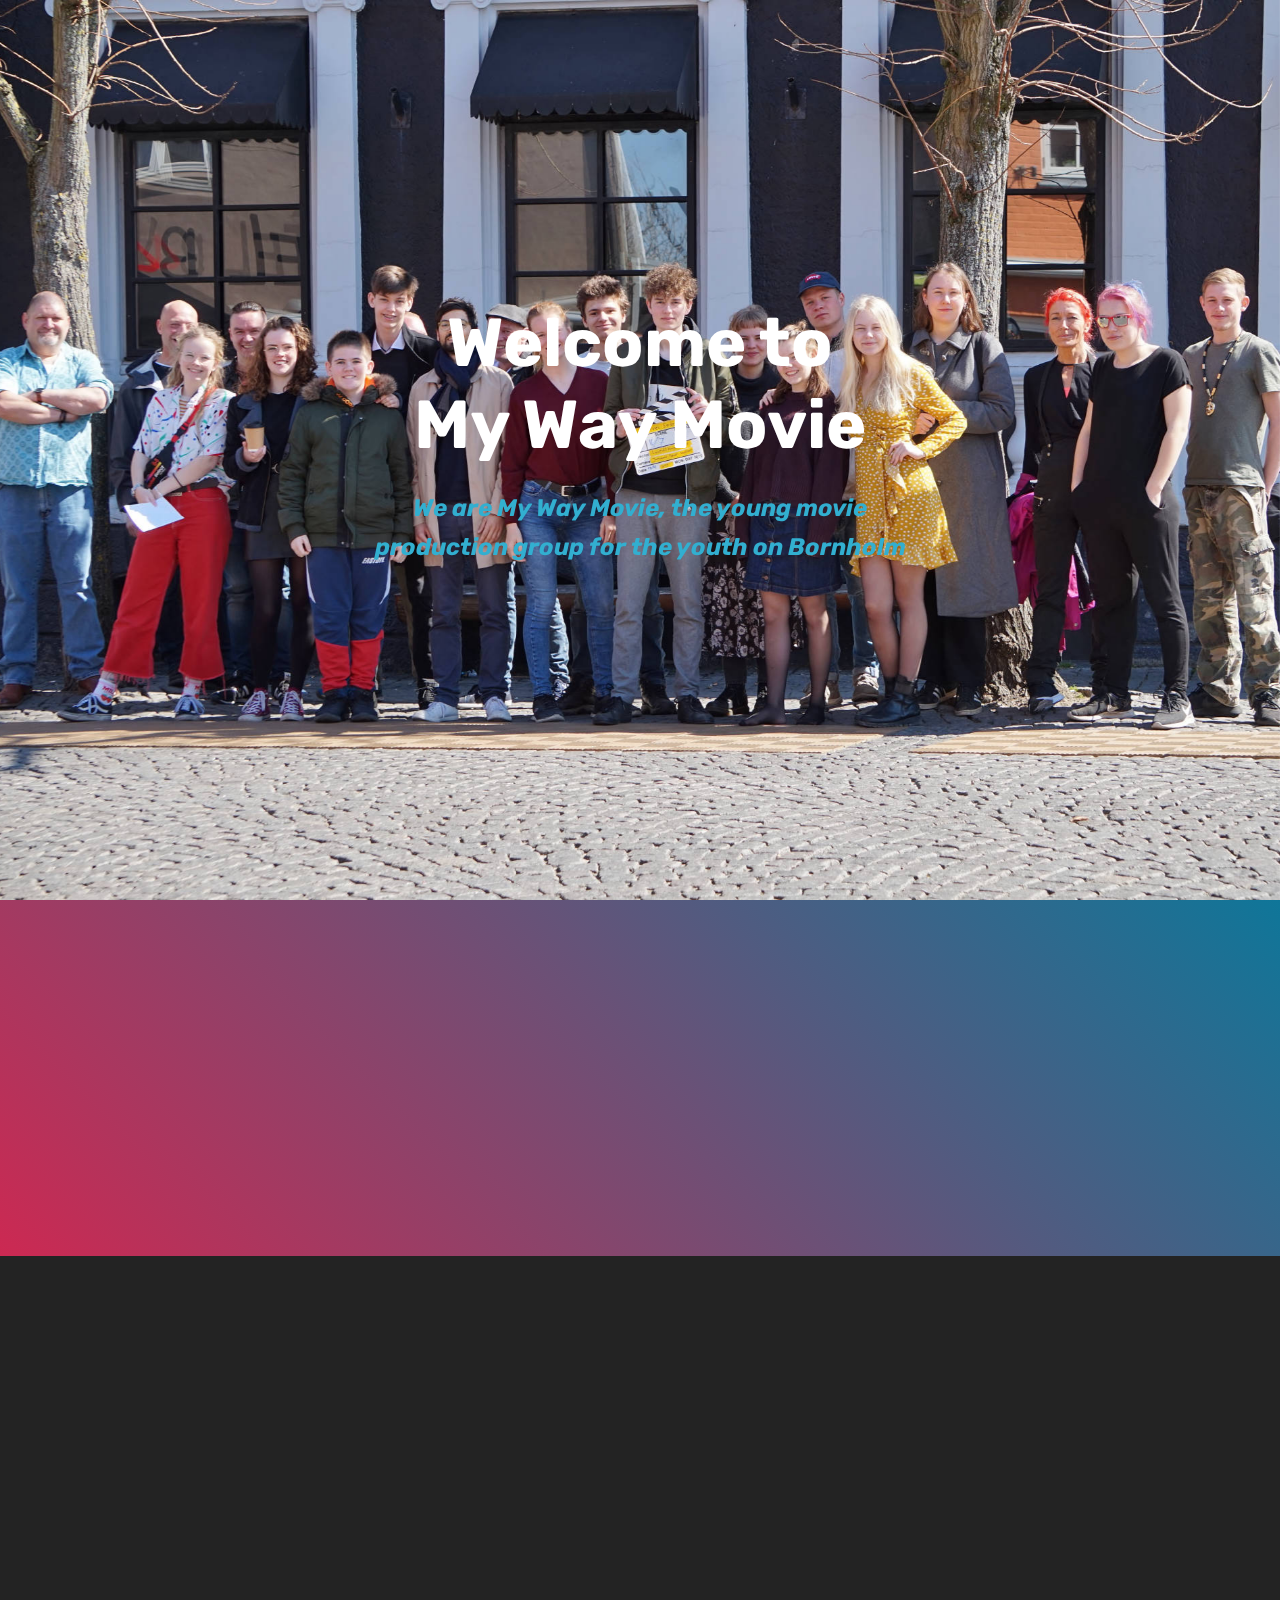
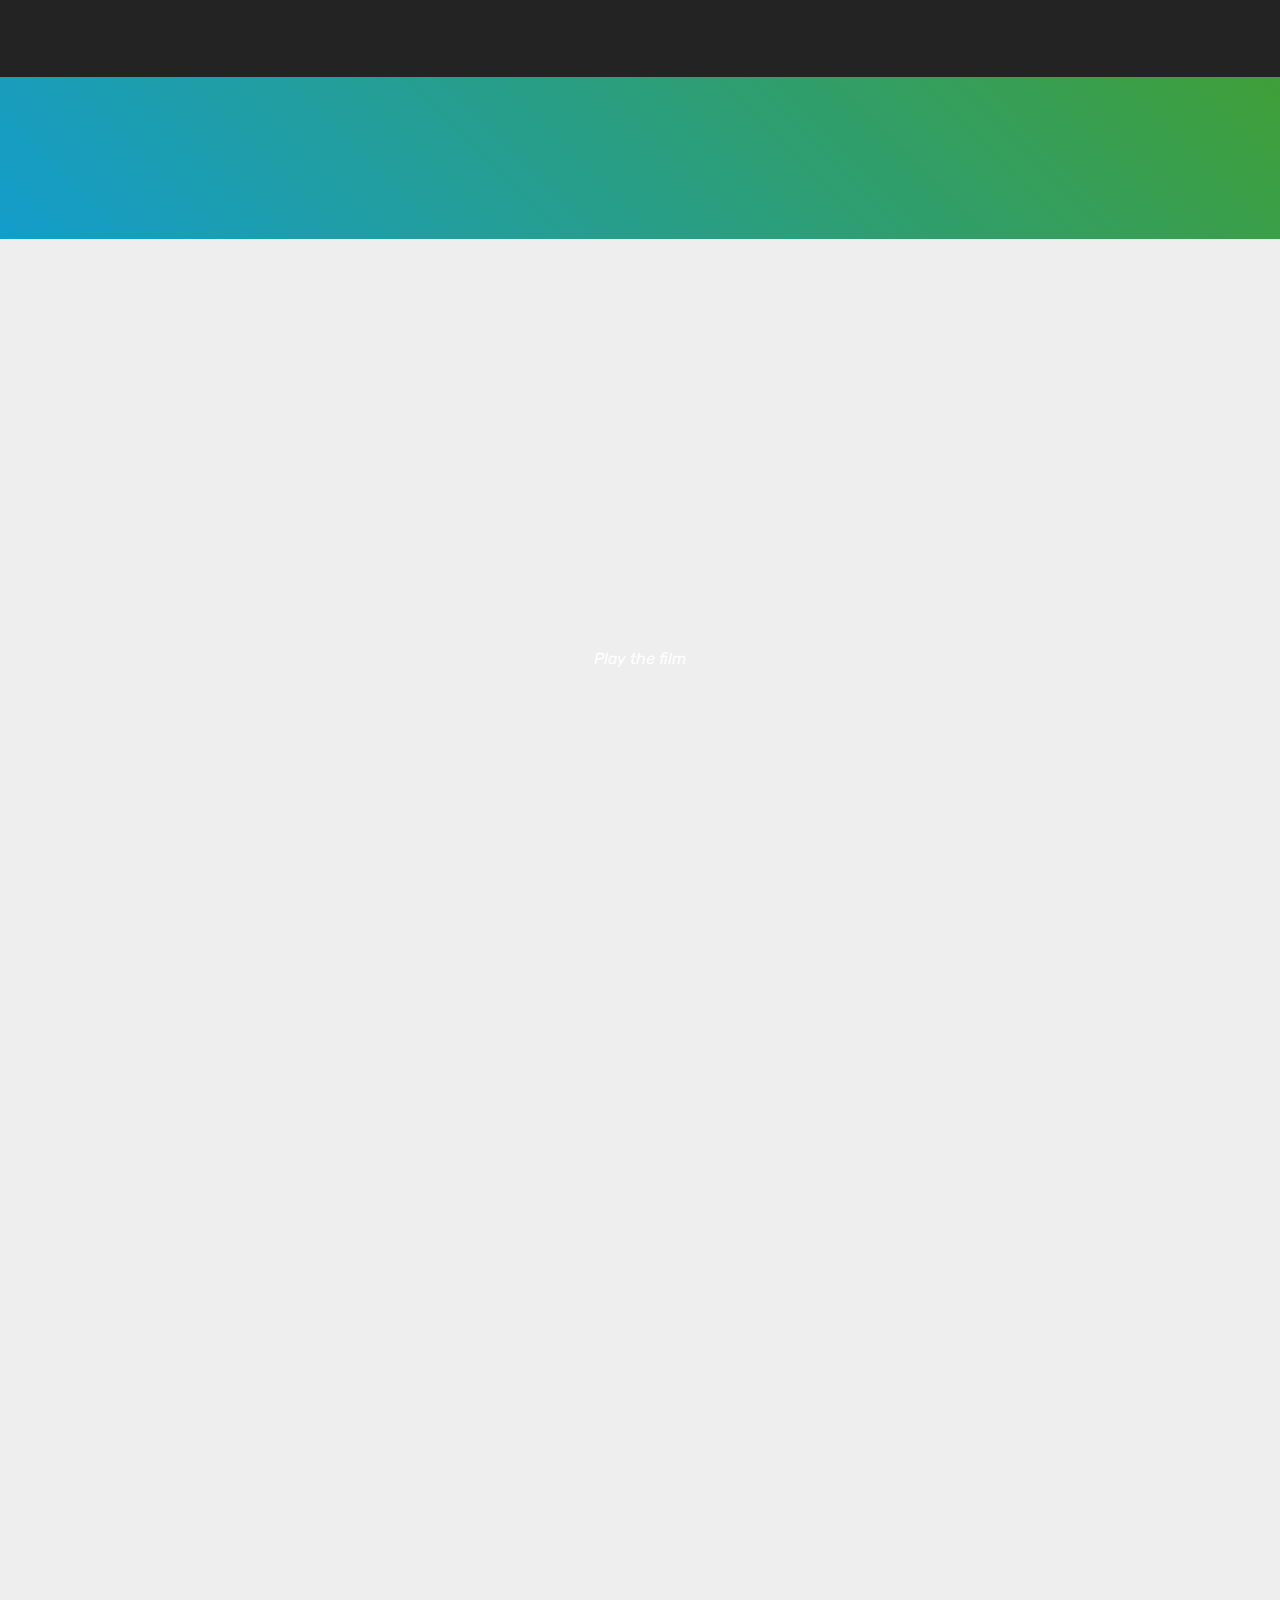
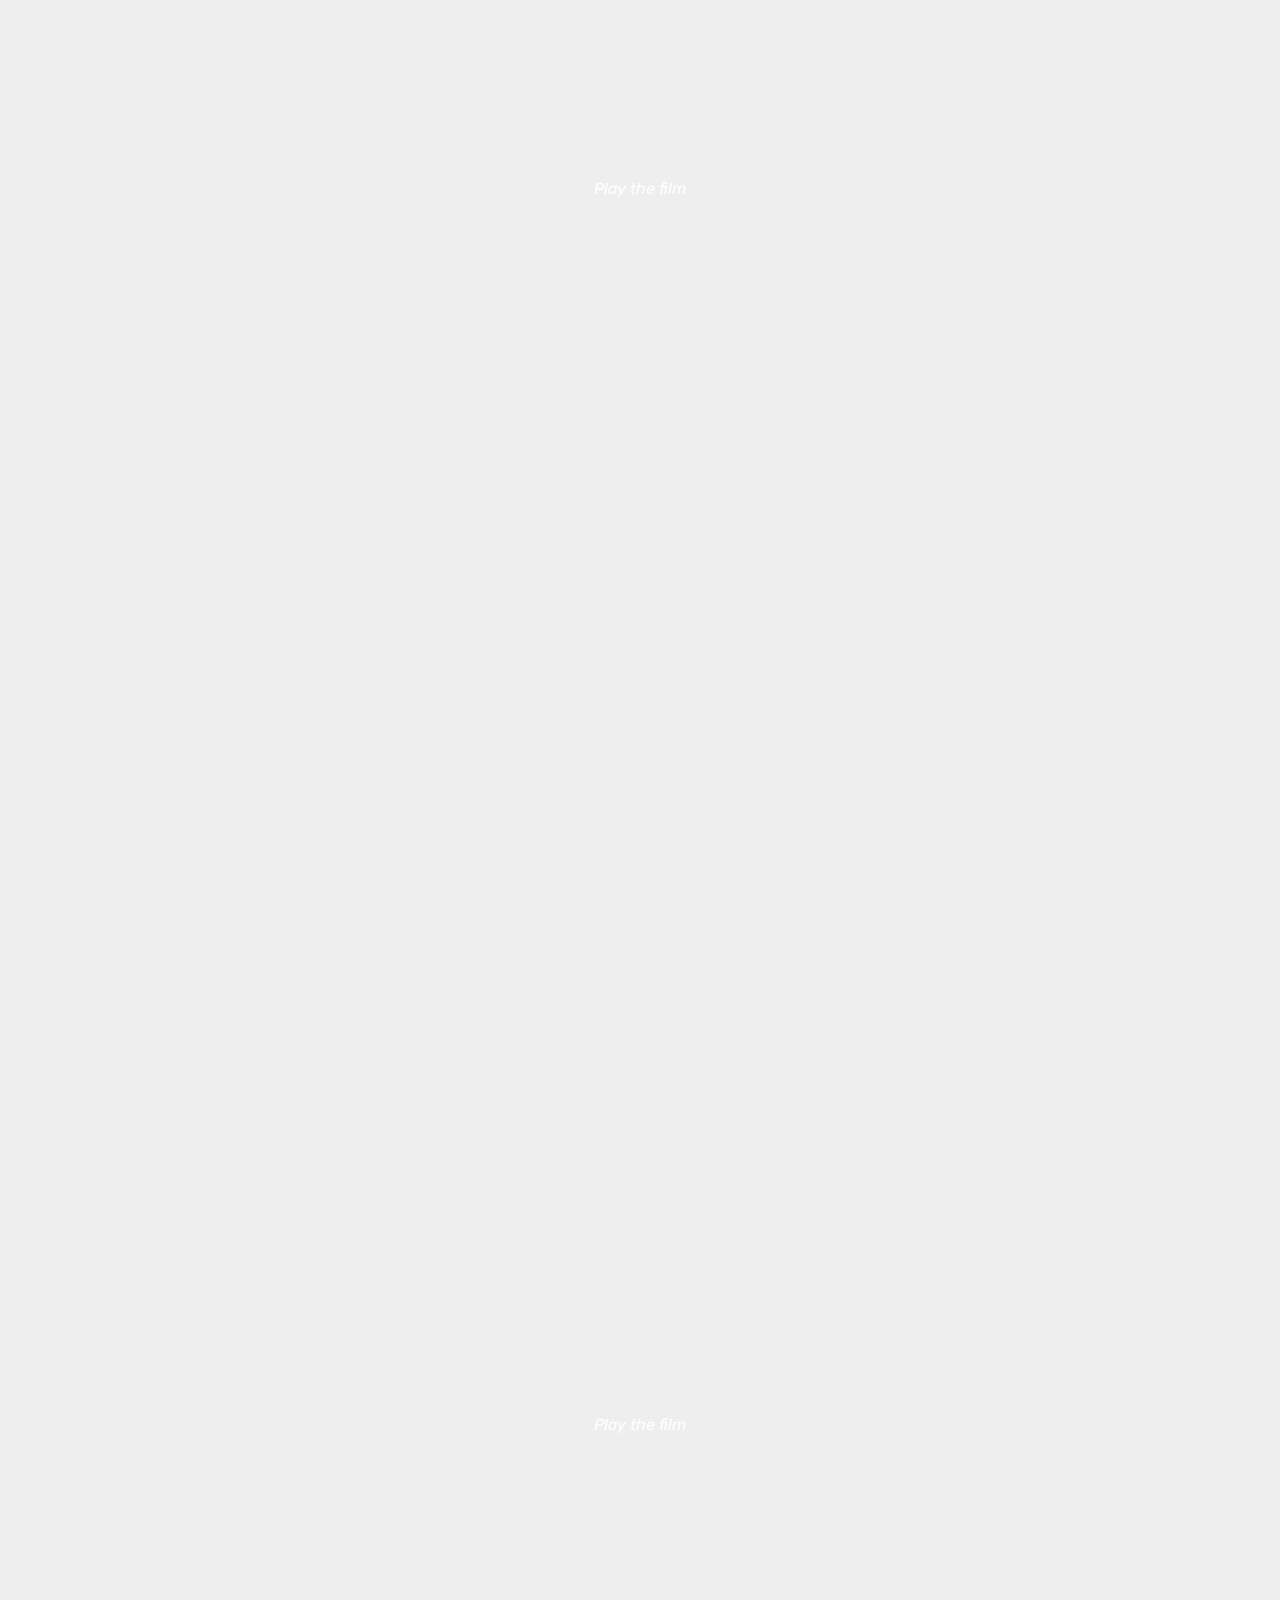
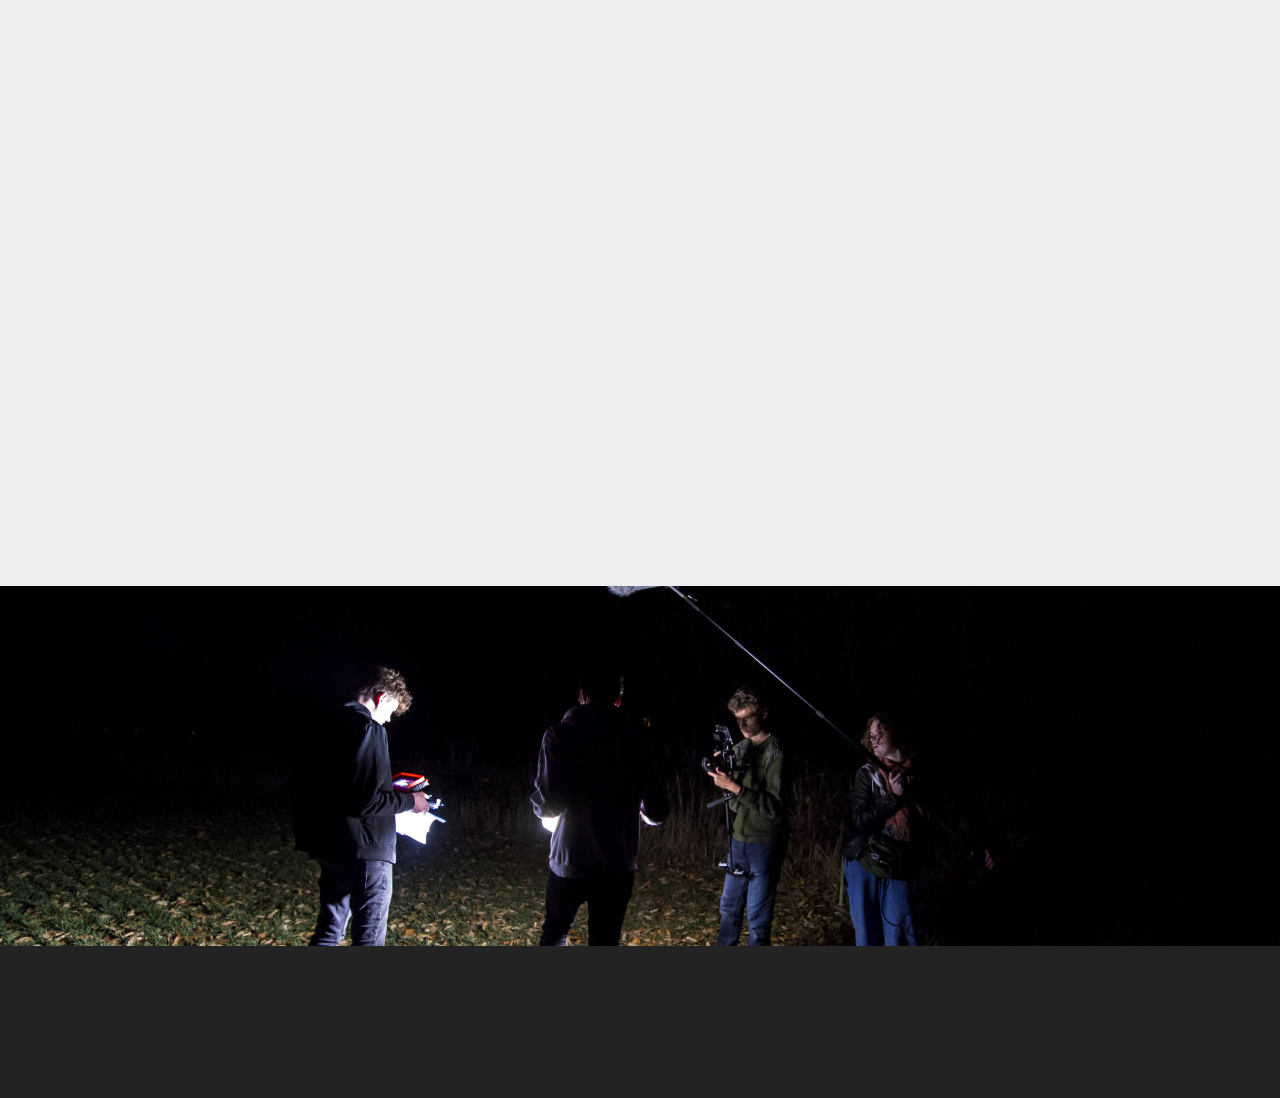
<file: docs/index.html>
<!DOCTYPE html>
<html  >
<head>
  <!-- Site made with Mobirise Website Builder v4.12.1, https://mobirise.com -->
  <meta charset="UTF-8">
  <meta http-equiv="X-UA-Compatible" content="IE=edge">
  <meta name="generator" content="Mobirise v4.12.1, mobirise.com">
  <meta name="viewport" content="width=device-width, initial-scale=1, minimum-scale=1">
  <link rel="shortcut icon" href="assets/images/mwm-logo-alpha-128x128-1.png" type="image/x-icon">
  <meta name="description" content="Welcome to the website of the young film production group for young folks on Bornholm. We are called My Way Movie.
The current site is just temporary while we are building the final one.">
  
  <title>My Way Movie</title>
  <link rel="stylesheet" href="assets/web/assets/mobirise-icons/mobirise-icons.css">
  <link rel="stylesheet" href="assets/bootstrap/css/bootstrap.min.css">
  <link rel="stylesheet" href="assets/bootstrap/css/bootstrap-grid.min.css">
  <link rel="stylesheet" href="assets/bootstrap/css/bootstrap-reboot.min.css">
  <link rel="stylesheet" href="assets/socicon/css/styles.css">
  <link rel="stylesheet" href="assets/tether/tether.min.css">
  <link rel="stylesheet" href="assets/animatecss/animate.min.css">
  <link rel="stylesheet" href="assets/theme/css/style.css">
  <link rel="preload" as="style" href="assets/mobirise/css/mbr-additional.css"><link rel="stylesheet" href="assets/mobirise/css/mbr-additional.css" type="text/css">
  
  
  
</head>
<body>
  <section class="header6 cid-qJERyASPmA mbr-fullscreen mbr-parallax-background" id="header6-i">

    

    

    <div class="container">
        <div class="row justify-content-md-center">
            <div class="mbr-white col-md-10">
                <h1 class="mbr-section-title align-center mbr-bold pb-3 mbr-fonts-style display-1">Welcome to<br>My Way Movie</h1>
                <p class="mbr-text align-center pb-3 mbr-fonts-style display-5"><strong><em>We are My Way Movie, the young movie
<br>production group for the youth on Bornholm</em></strong><br></p>
                
            </div>
        </div>
    </div>

    
</section>

<section class="engine"><a href="https://mobirise.info/c">free site builder</a></section><section class="mbr-section info2 cid-rs4aFUG9Y0" id="info2-19">

    

    

    <div class="container">
        <div class="row main justify-content-center">
            <div class="media-container-column col-12 col-lg-3 col-md-4">
                
            </div>
            <div class="media-container-column title col-12 col-lg-7 col-md-6">
                <h2 class="align-right mbr-bold mbr-white pb-3 mbr-fonts-style display-2">
                    Films In Production</h2>
                <h3 class="mbr-section-subtitle align-right mbr-light mbr-white mbr-fonts-style display-5">We have many exciting films in production, one in post. We can't wait to tell you more about them. They are on a whole other level than previous.
<div>We will release more information on our social media and website as we have more to tell.</div></h3>
            </div>
        </div>
    </div>
</section>

<section class="cid-rs47Iy00EQ" id="content15-12">
    
    <div class="container">
            <div class="media-container-row" style="width: 100%;">
                <div class="img-item item1" style="width: 104%;">
                    <div class="img-cont">
                        <div class="mbr-overlay" style="opacity: 0; background-color: rgb(35, 35, 35);"></div>
                        <a href="https://www.imdb.com/title/tt10005988/" target="_blank"><img src="assets/images/dsc07598-802x534.jpg" alt="" title="Farewell My Dear"></a>
                        <div class="img-caption">
                            <p class="mbr-fonts-style align-left mbr-white display-5">
                                Farewell My Dear
                            </p>
                        </div>
                    </div>

                </div>
                <div class="img-item">
                    <div class="img-cont">
                        <div class="mbr-overlay" style="opacity: 0; background-color: rgb(35, 35, 35);"></div>
                        <img src="assets/images/dsc07609-1164x775.jpg" alt="" title="Hvor Er Du?">
                        <div class="img-caption">
                            <p class="mbr-fonts-style align-left mbr-white display-5">And many more to come..</p>
                        </div>
                    </div>
                </div>
            </div>
    </div>
</section>

<section class="mbr-section info2 cid-rs4aDTLMUr" id="info2-17">

    

    

    <div class="container">
        <div class="row main justify-content-center">
            <div class="media-container-column col-12 col-lg-3 col-md-4">
                
            </div>
            <div class="media-container-column title col-12 col-lg-7 col-md-6">
                <h2 class="align-right mbr-bold mbr-white pb-3 mbr-fonts-style display-2">
                    Our Films</h2>
                
            </div>
        </div>
    </div>
</section>

<section class="header8 cid-rRaedJIPUS mbr-parallax-background" id="header8-1a">

    

    

    <div class="container align-center">
        <div class="row justify-content-md-center">
            <div class="mbr-white col-md-10">
                <h1 class="mbr-section-title align-center py-2 mbr-bold mbr-fonts-style display-1">Where are you?<br></h1>
                <p class="mbr-text align-center py-2 mbr-fonts-style display-5"><em>The story of a&nbsp;lonely man and girl<br>who forms a friendship</em></p>
                <div class="mbr-media show-modal align-center py-2" data-modal=".modalWindow">
                         <a href="https://www.ekkofilm.dk/shortlist/film/hvor-er-du/" target="_blank"><span class="mbr-iconfont mbri-play" style="color: rgb(20, 157, 204); fill: rgb(20, 157, 204);"></span></a>
                </div>
                <div class="icon-description align-center font-italic pb-3 mbr-fonts-style display-7">Play the film</div>
                <div class="mbr-section-btn text-center"><a class="btn btn-md btn-primary display-4" href="https://www.imdb.com/title/tt9272790/" target="_blank"><span class="socicon socicon-imdb mbr-iconfont mbr-iconfont-btn" style="font-size: 50px;"></span>MORE INFO</a></div>
            </div>
        </div>
    </div>
    <div>
        <div class="modalWindow" style="display: none;">
            <div class="modalWindow-container">
                <div class="modalWindow-video-container">
                    <div class="modalWindow-video">
                        <iframe width="100%" height="100%" frameborder="0" allowfullscreen="1"></iframe>
                    </div>
                    <a class="close" role="button" data-dismiss="modal">
                        <span aria-hidden="true" class="mbri-close mbr-iconfont closeModal"></span>
                        <span class="sr-only">Close</span>
                    </a>
                </div>
            </div>
        </div>
    </div>
</section>

<section class="header3 cid-rRapDfTkyt" id="header3-1c" data-bg-video="https://www.youtube.com/embed/xk4OPS6SWAQ?rel=0&amp;showinfo=0&amp;autoplay=1&amp;loop=1">

    

    

    <div class="container">
        <div class="media-container-row">
            <div class="mbr-figure" style="width: 200%;">
                <img src="assets/images/fornow-2-960x540.png" alt="Mobirise" title="">
            </div>

            <div class="media-content">
                
                
                <div class="mbr-section-text mbr-white pb-3 ">
                    <p class="mbr-text mbr-fonts-style display-5">"Where are you?" is the story of an old man who develops an acquaintance for a girl, and together they find the joy of each other.<br>It premiered the 13th December 2019 and is currently participating in Ekko Shortlist.</p>
                </div>
                
            </div>
        </div>
    </div>

</section>

<section class="header8 cid-rgbvwh4lbj mbr-parallax-background" id="header8-o">

    

    

    <div class="container align-center">
        <div class="row justify-content-md-center">
            <div class="mbr-white col-md-10">
                <h1 class="mbr-section-title align-center py-2 mbr-bold mbr-fonts-style display-1">The Two of Us<br></h1>
                <p class="mbr-text align-center py-2 mbr-fonts-style display-5"><em>A movie about the forsaken love</em></p>
                <div class="mbr-media show-modal align-center py-2" data-modal=".modalWindow">
                         <a href="index.html#header7-q"><span class="mbr-iconfont mbri-play" style="color: rgb(20, 157, 204); fill: rgb(20, 157, 204);"></span></a>
                </div>
                <div class="icon-description align-center font-italic pb-3 mbr-fonts-style display-7">Play the film</div>
                <div class="mbr-section-btn text-center"><a class="btn btn-md btn-primary display-4" href="https://www.imdb.com/title/tt9070640/" target="_blank"><span class="socicon socicon-imdb mbr-iconfont mbr-iconfont-btn" style="font-size: 50px;"></span>MORE INFO</a></div>
            </div>
        </div>
    </div>
    <div>
        <div class="modalWindow" style="display: none;">
            <div class="modalWindow-container">
                <div class="modalWindow-video-container">
                    <div class="modalWindow-video">
                        <iframe width="100%" height="100%" frameborder="0" allowfullscreen="1"></iframe>
                    </div>
                    <a class="close" role="button" data-dismiss="modal">
                        <span aria-hidden="true" class="mbri-close mbr-iconfont closeModal"></span>
                        <span class="sr-only">Close</span>
                    </a>
                </div>
            </div>
        </div>
    </div>
</section>

<section class="header7 cid-rgbvEpWoDY" data-bg-video="https://www.youtube.com/watch?v=68uPc-9yLYk&amp;end=48" id="header7-q">

    

    

    <div class="container">
        <div class="media-container-row">

            <div class="media-content align-right">
                
                <div class="mbr-section-text mbr-white pb-3">
                    <p class="mbr-text mbr-fonts-style display-5">"The Two of Us" began production early 2018, and was filmed in March and after a lot of editing, it premiered the 16th December 2018. It has to this date got over 3600 views on YouTube.</p>
                </div>
                
            </div>

            <div class="mbr-figure" style="width: 200%;"><iframe class="mbr-embedded-video" src="https://www.youtube.com/embed/FELA2G0h4Hk?rel=0&amp;amp;showinfo=0&amp;autoplay=0&amp;loop=0" width="1280" height="720" frameborder="0" allowfullscreen></iframe></div>

        </div>
    </div>
</section>

<section class="header8 cid-rhe76i6BTa mbr-parallax-background" id="header8-12">

    

    

    <div class="container align-center">
        <div class="row justify-content-md-center">
            <div class="mbr-white col-md-10">
                <h1 class="mbr-section-title align-center py-2 mbr-bold mbr-fonts-style display-1">Free To Change</h1>
                <p class="mbr-text align-center py-2 mbr-fonts-style display-5"><em>A story about breaking the norm</em></p>
                <div class="mbr-media show-modal align-center py-2" data-modal=".modalWindow">
                         <a href="index.html#header7-13"><span class="mbr-iconfont mbri-play" style="color: rgb(20, 157, 204); fill: rgb(20, 157, 204);"></span></a>
                </div>
                <div class="icon-description align-center font-italic pb-3 mbr-fonts-style display-7">Play the film</div>
                
            </div>
        </div>
    </div>
    <div>
        <div class="modalWindow" style="display: none;">
            <div class="modalWindow-container">
                <div class="modalWindow-video-container">
                    <div class="modalWindow-video">
                        <iframe width="100%" height="100%" frameborder="0" allowfullscreen="1"></iframe>
                    </div>
                    <a class="close" role="button" data-dismiss="modal">
                        <span aria-hidden="true" class="mbri-close mbr-iconfont closeModal"></span>
                        <span class="sr-only">Close</span>
                    </a>
                </div>
            </div>
        </div>
    </div>
</section>

<section class="header7 cid-rhe77dcyNc" data-bg-video="https://www.youtube.com/watch?v=i16sw8GxhqE" id="header7-13">

    

    

    <div class="container">
        <div class="media-container-row">

            <div class="media-content align-right">
                
                <div class="mbr-section-text mbr-white pb-3">
                    <p class="mbr-text mbr-fonts-style display-5">"Free To Change" is a story about a young girl tired of the norm and want to break free from promoting herself.<br>We filmed it in the summer of 2017 and released it on the 18th of December the same year.<br></p>
                </div>
                
            </div>

            <div class="mbr-figure" style="width: 200%;"><iframe class="mbr-embedded-video" src="https://www.youtube.com/embed/jCFhZKkNsUw?rel=0&amp;amp;showinfo=0&amp;autoplay=0&amp;loop=0" width="1280" height="720" frameborder="0" allowfullscreen></iframe></div>

        </div>
    </div>
</section>

<section class="cid-rhegX48C7b" id="social-buttons2-18">

    

    

    <div class="container">
        <div class="media-container-row">
            <div class="col-md-8 align-center">
                <h2 class="pb-3 mbr-fonts-style display-2">
                    Follow Us!
                </h2>
                <div class="social-list pl-0 mb-0">
                    <a href="https://www.youtube.com/channel/UCysonj_CXyakuysfNULR3MQ" target="_blank">
                        <span class="px-2 mbr-iconfont mbr-iconfont-social socicon-youtube socicon"></span>
                    </a>
                    <a href="https://www.facebook.com/mywaymovie/" target="_blank">
                        <span class="px-2 mbr-iconfont mbr-iconfont-social socicon-facebook socicon"></span>
                    </a>
                    <a href="https://www.instagram.com/mywaymovieproductions/" target="_blank">
                        <span class="px-2 mbr-iconfont mbr-iconfont-social socicon-instagram socicon"></span>
                    </a>
                    <a href="https://www.imdb.com/search/title?companies=co0716338" target="_blank">
                        <span class="px-2 mbr-iconfont mbr-iconfont-social socicon-imdb socicon"></span>
                    </a>
                    <a href="https://twitter.com/my_way_movie" target="_blank">
                        <span class="px-2 mbr-iconfont mbr-iconfont-social socicon-twitter socicon"></span>
                    </a>
                    <a href="https://www.behance.net/Mobirise" target="_blank">
                        
                    </a>
                </div>
            </div>
        </div>
    </div>
</section>

<section once="" class="cid-rgbw70cCqo" id="footer7-z">

    

    

    <div class="container">
        <div class="media-container-row align-center mbr-white">
            <div class="row row-links">
                <ul class="foot-menu">
                    
                    
                    
                    
                    
                <li class="foot-menu-item mbr-fonts-style display-7"><a href="mailto:mywaymovie6@gmail.com">Get in touch</a></li></ul>
            </div>
            
            <div class="row row-copirayt">
                <p class="mbr-text mb-0 mbr-fonts-style mbr-white align-center display-7">
                    © Copyright 2020 My Way Movie - All Rights Reserved<br>Made by <a href="https://johannesfknudsen.github.io/" target="_blank" class="text-white">Johannes Farmer Knudsen</a>
                </p>
            </div>
        </div>
    </div>
</section>


  <script src="assets/web/assets/jquery/jquery.min.js"></script>
  <script src="assets/popper/popper.min.js"></script>
  <script src="assets/bootstrap/js/bootstrap.min.js"></script>
  <script src="assets/smoothscroll/smooth-scroll.js"></script>
  <script src="assets/parallax/jarallax.min.js"></script>
  <script src="assets/tether/tether.min.js"></script>
  <script src="assets/viewportchecker/jquery.viewportchecker.js"></script>
  <script src="assets/playervimeo/vimeo_player.js"></script>
  <script src="assets/ytplayer/jquery.mb.ytplayer.min.js"></script>
  <script src="assets/vimeoplayer/jquery.mb.vimeo_player.js"></script>
  <script src="assets/sociallikes/social-likes.js"></script>
  <script src="assets/theme/js/script.js"></script>
  
  
  <input name="animation" type="hidden">
  </body>
</html>
</file>
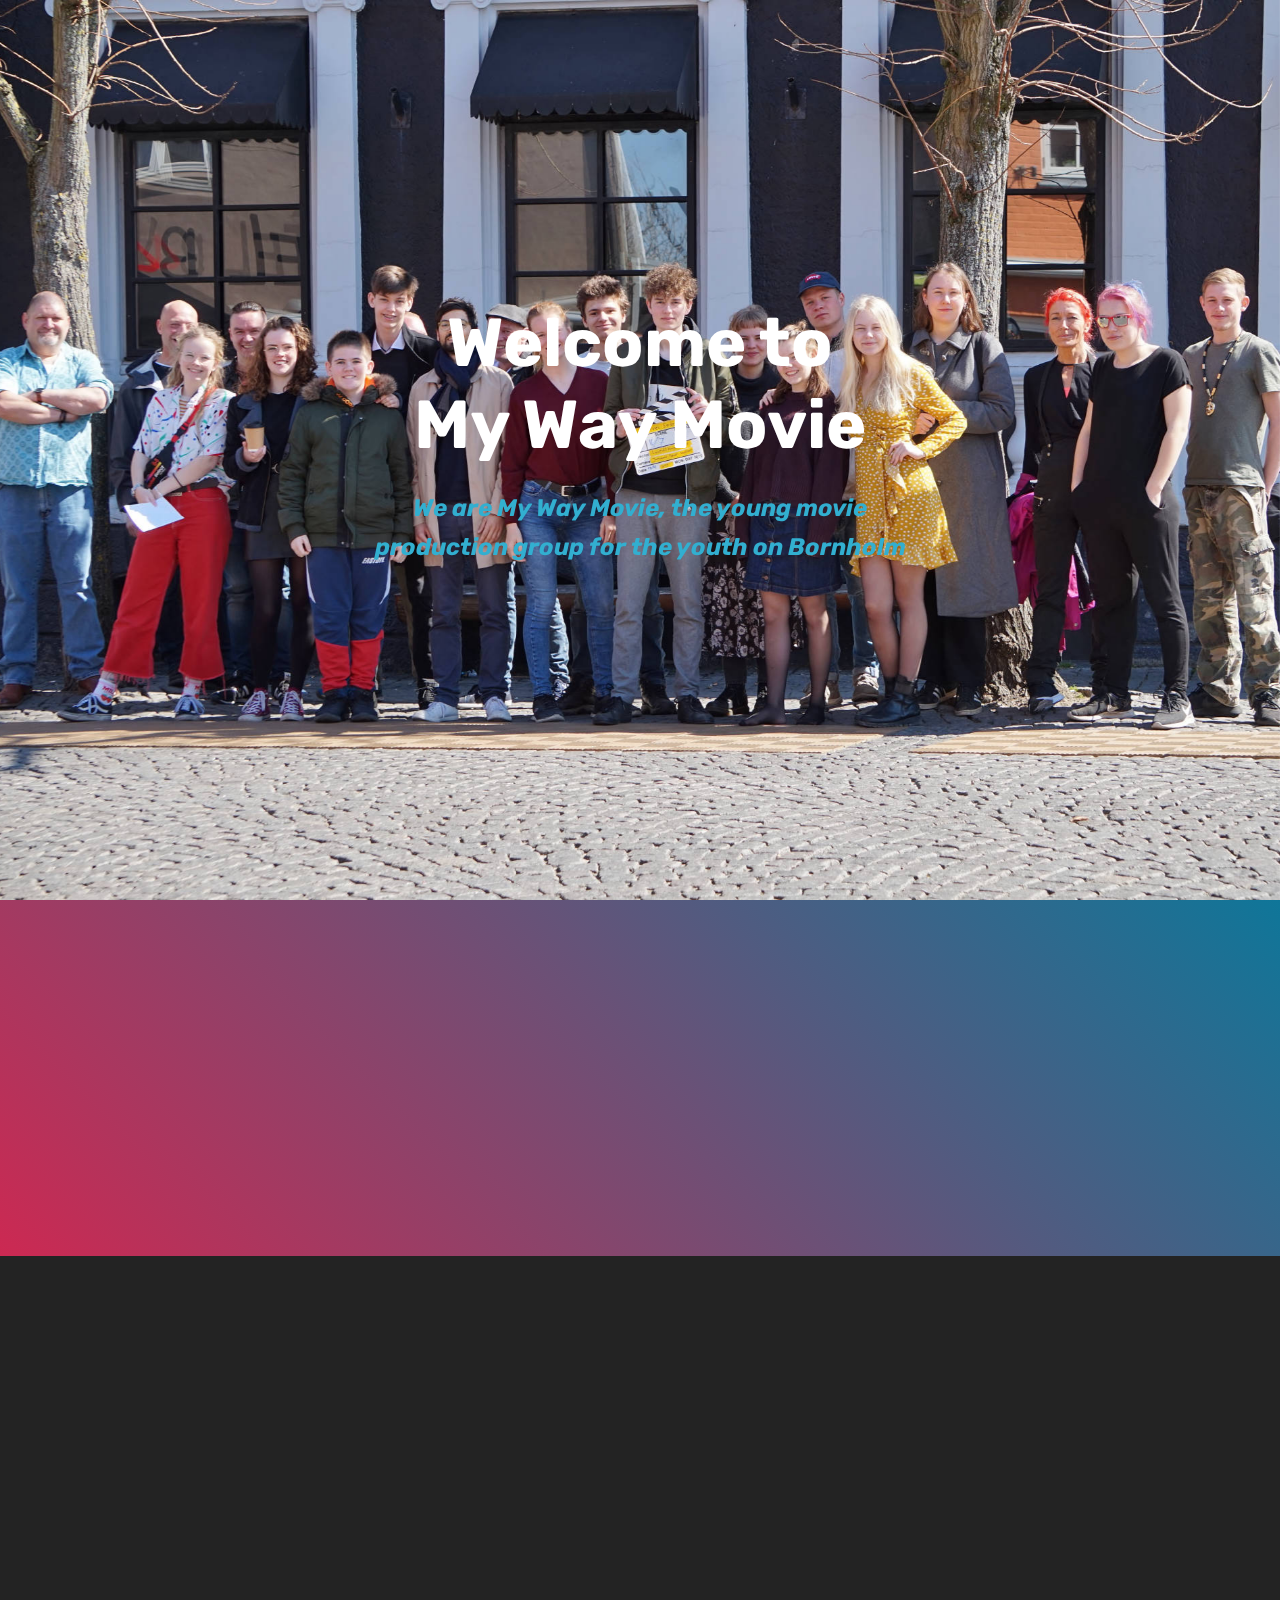
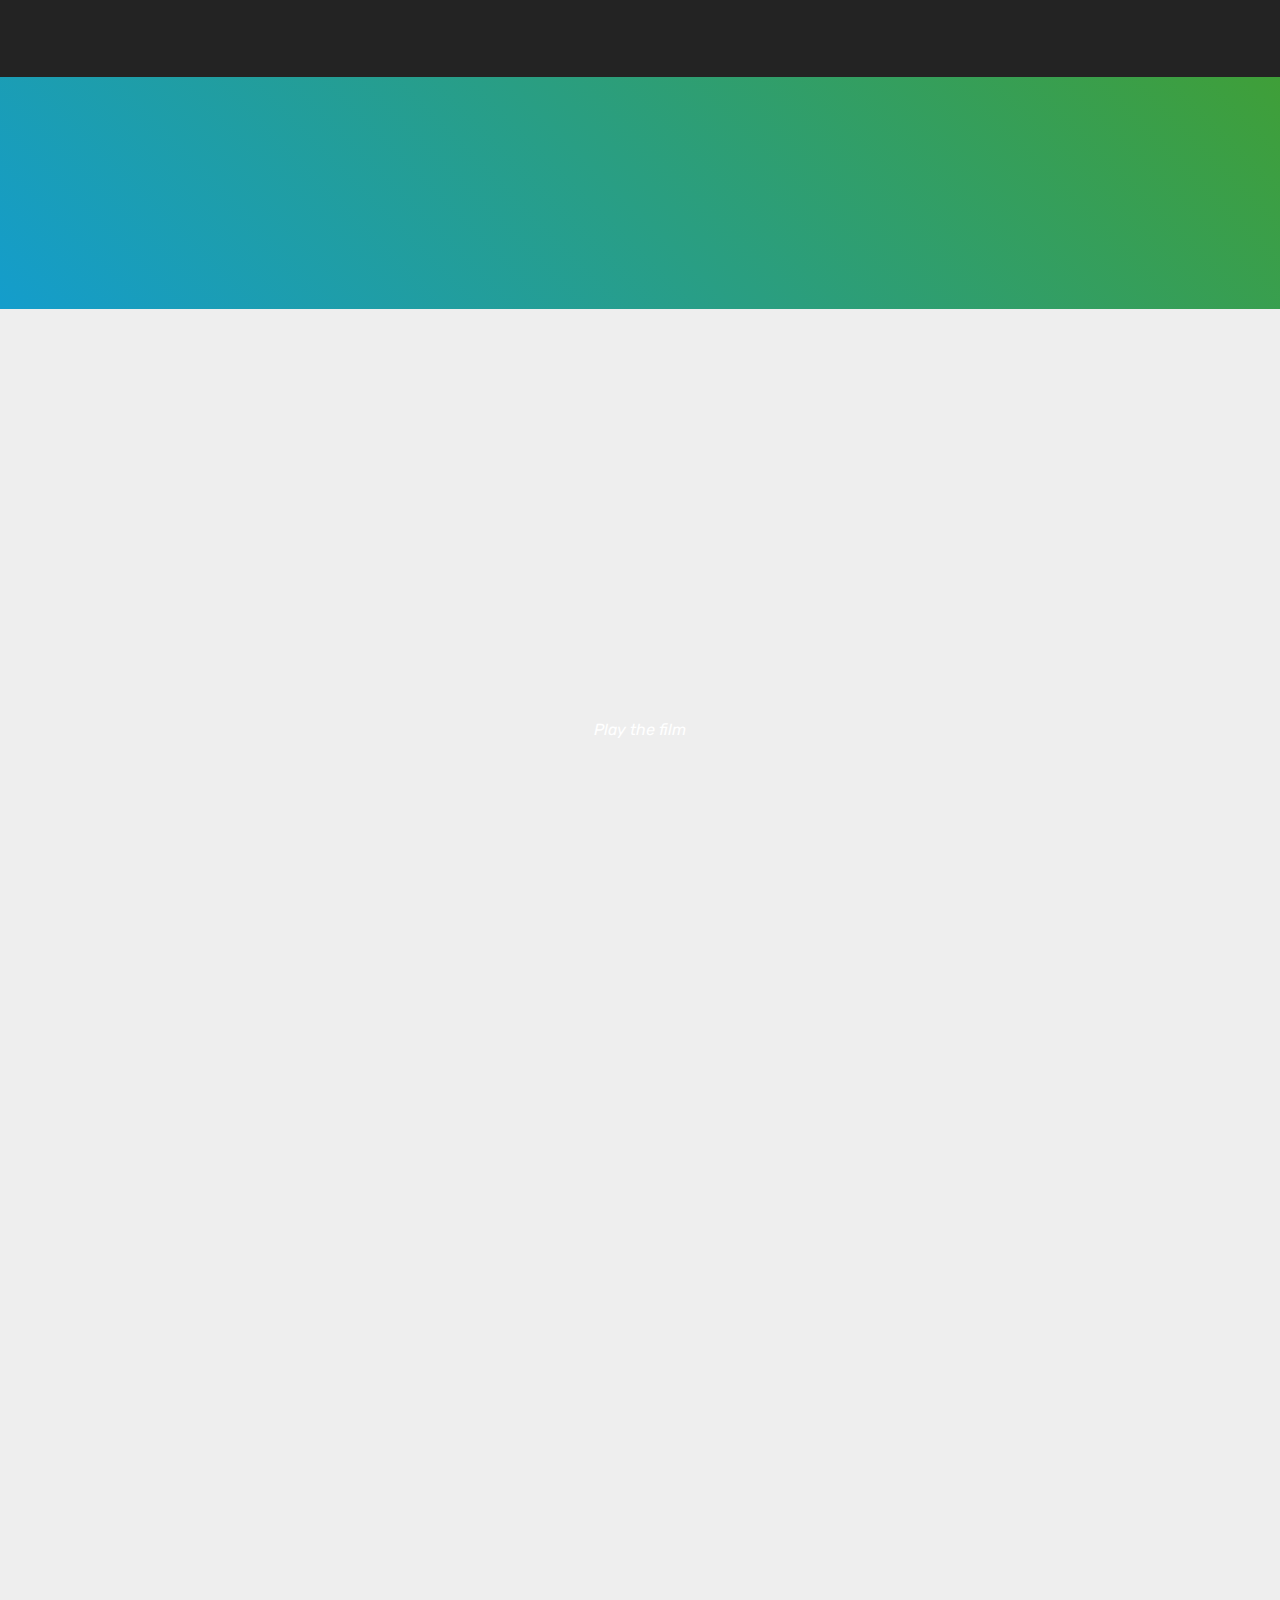
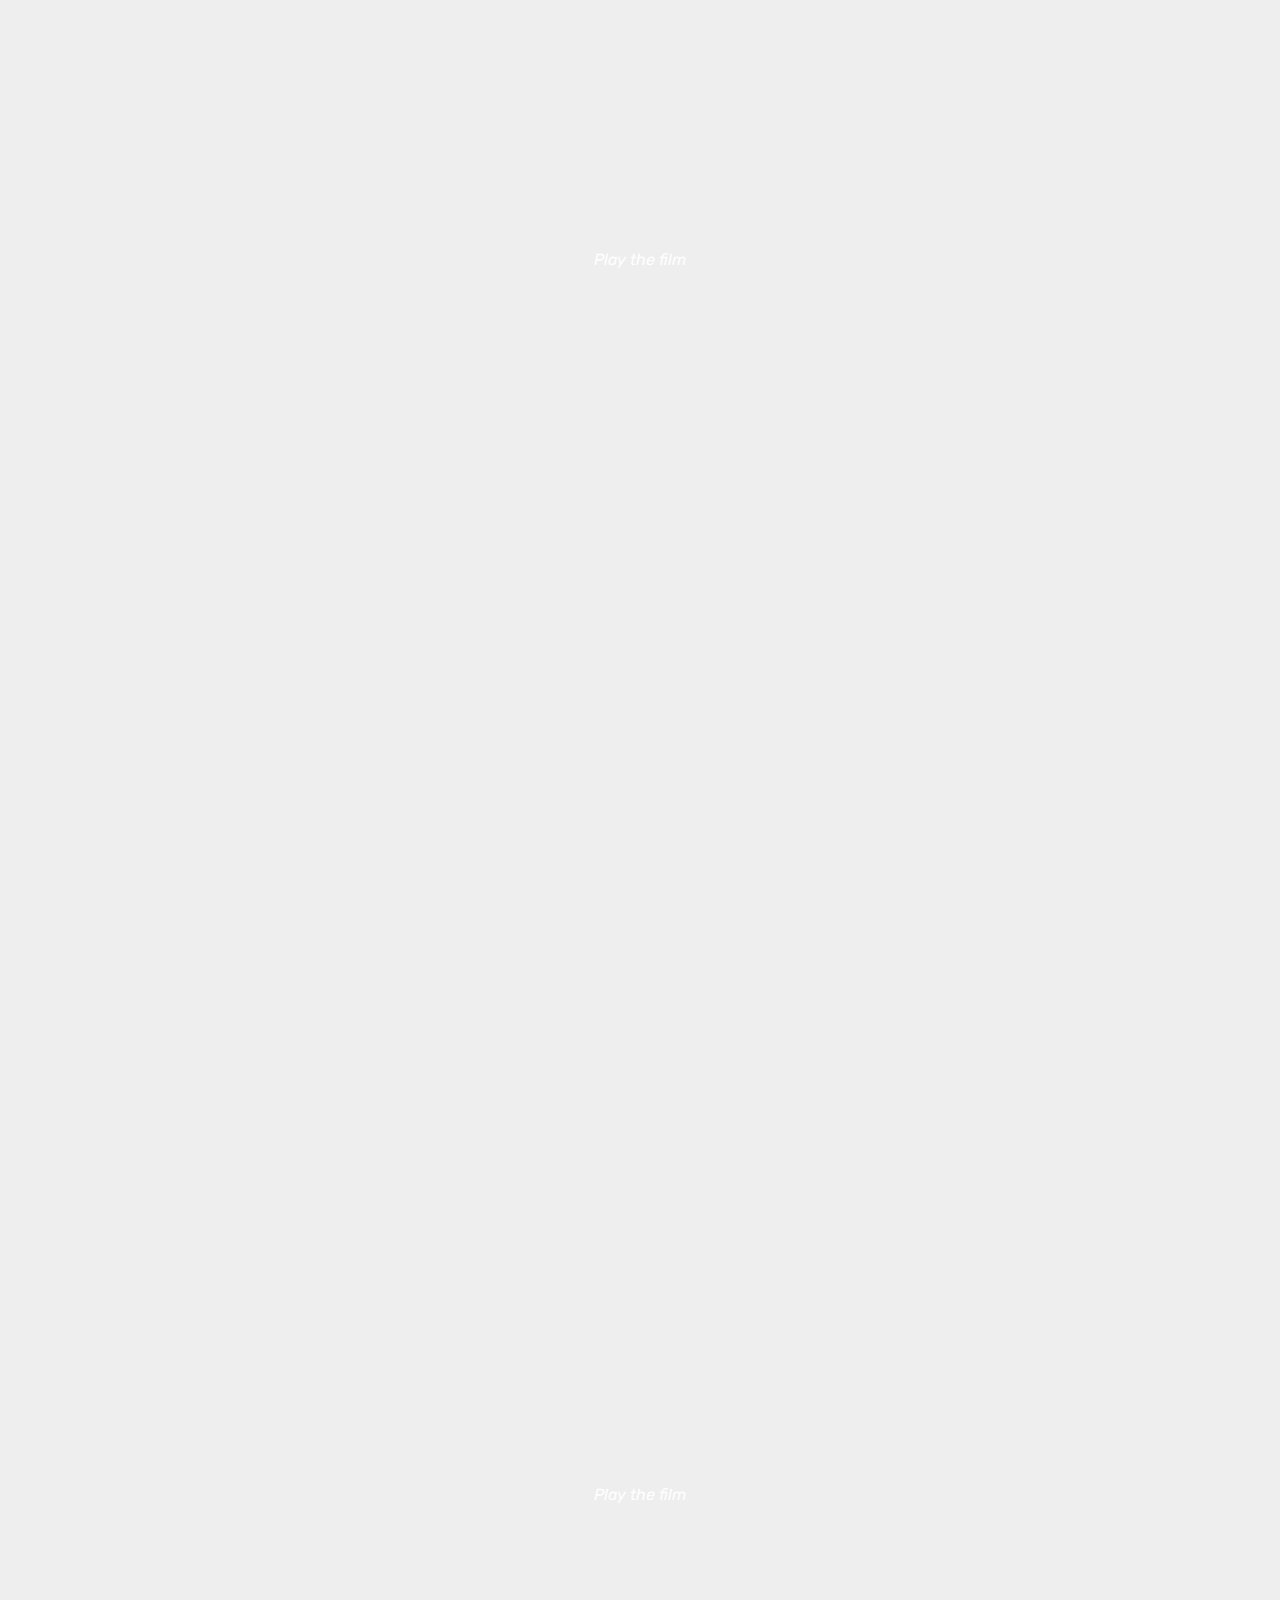
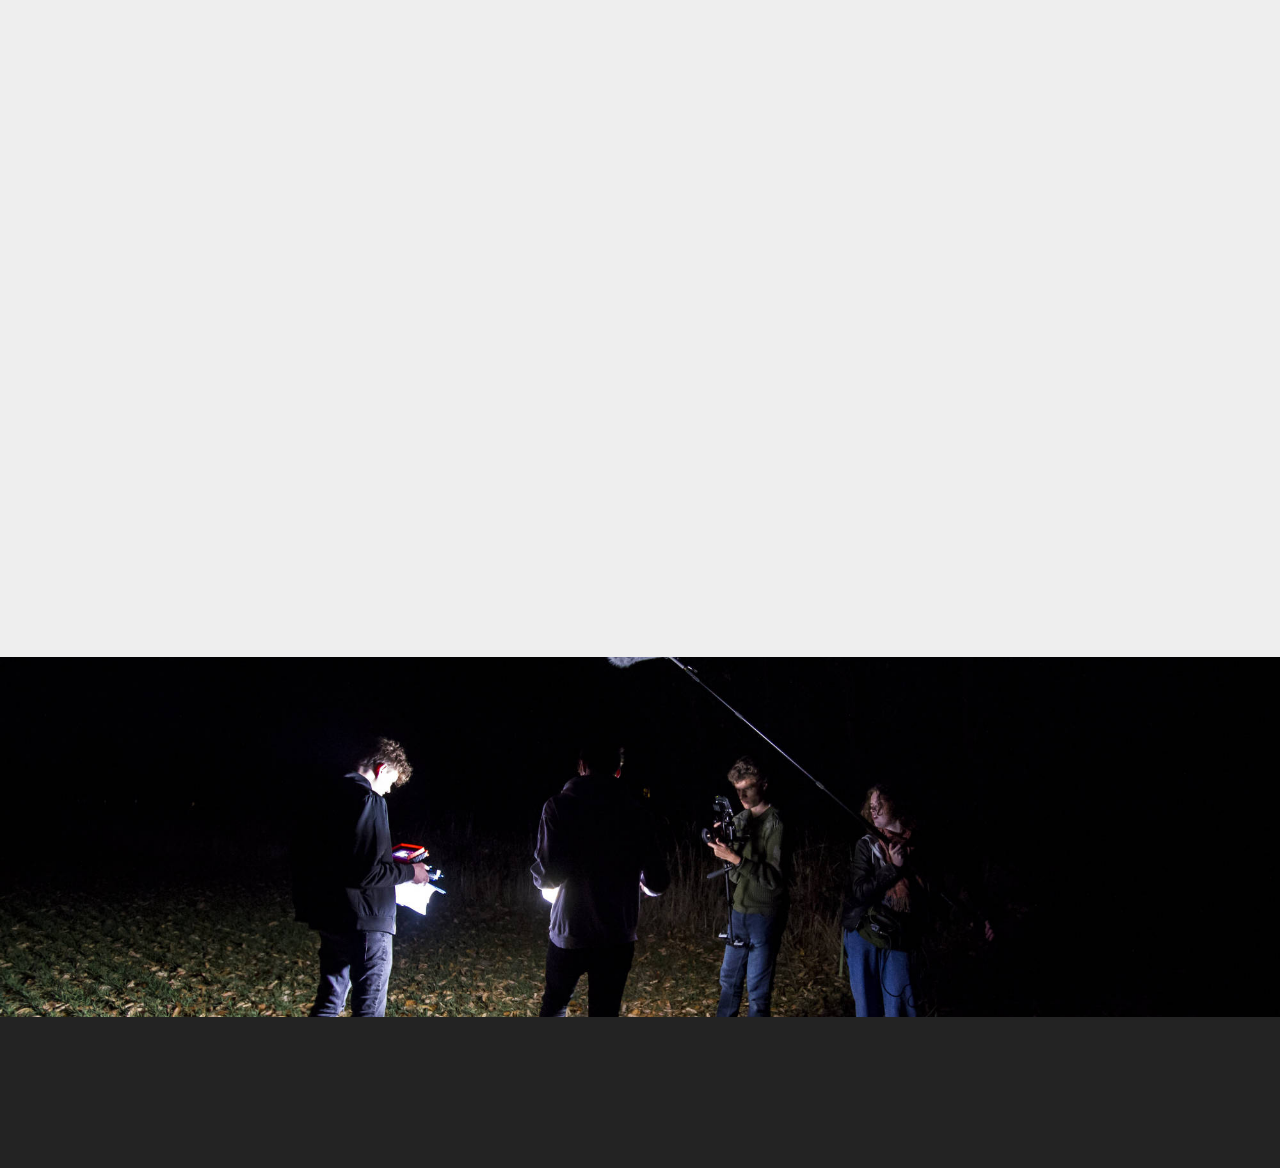
<file: www/index.html>
<!DOCTYPE html>
<html  >
<head>
  <!-- Site made with Mobirise Website Builder v4.12.1, https://mobirise.com -->
  <meta charset="UTF-8">
  <meta http-equiv="X-UA-Compatible" content="IE=edge">
  <meta name="generator" content="Mobirise v4.12.1, mobirise.com">
  <meta name="viewport" content="width=device-width, initial-scale=1, minimum-scale=1">
  <link rel="shortcut icon" href="assets/images/mwm-logo-alpha-128x128-1.png" type="image/x-icon">
  <meta name="description" content="Welcome to the website of the young film production group for young folks on Bornholm. We are called My Way Movie.
The current site is just temporary while we are building the final one.">
  
  <title>My Way Movie</title>
  <link rel="stylesheet" href="assets/web/assets/mobirise-icons/mobirise-icons.css">
  <link rel="stylesheet" href="assets/bootstrap/css/bootstrap.min.css">
  <link rel="stylesheet" href="assets/bootstrap/css/bootstrap-grid.min.css">
  <link rel="stylesheet" href="assets/bootstrap/css/bootstrap-reboot.min.css">
  <link rel="stylesheet" href="assets/socicon/css/styles.css">
  <link rel="stylesheet" href="assets/tether/tether.min.css">
  <link rel="stylesheet" href="assets/animatecss/animate.min.css">
  <link rel="stylesheet" href="assets/theme/css/style.css">
  <link rel="preload" as="style" href="assets/mobirise/css/mbr-additional.css"><link rel="stylesheet" href="assets/mobirise/css/mbr-additional.css" type="text/css">
  
  
  
</head>
<body>
  <section class="header6 cid-qJERyASPmA mbr-fullscreen mbr-parallax-background" id="header6-i">

    

    

    <div class="container">
        <div class="row justify-content-md-center">
            <div class="mbr-white col-md-10">
                <h1 class="mbr-section-title align-center mbr-bold pb-3 mbr-fonts-style display-1">Welcome to<br>My Way Movie</h1>
                <p class="mbr-text align-center pb-3 mbr-fonts-style display-5"><strong><em>We are My Way Movie, the young movie
<br>production group for the youth on Bornholm</em></strong><br></p>
                
            </div>
        </div>
    </div>

    
</section>

<section class="engine"><a href="https://mobirise.info/k">develop own website</a></section><section class="mbr-section info2 cid-rs4aFUG9Y0" id="info2-19">

    

    

    <div class="container">
        <div class="row main justify-content-center">
            <div class="media-container-column col-12 col-lg-3 col-md-4">
                
            </div>
            <div class="media-container-column title col-12 col-lg-7 col-md-6">
                <h2 class="align-right mbr-bold mbr-white pb-3 mbr-fonts-style display-2">
                    Films In Production</h2>
                <h3 class="mbr-section-subtitle align-right mbr-light mbr-white mbr-fonts-style display-5">We have many exciting films in production, one in post. We can't wait to tell you more about them. They are on a whole other level than previous.
<div>We will release more information on our social media and website as we have more to tell.</div></h3>
            </div>
        </div>
    </div>
</section>

<section class="cid-rs47Iy00EQ" id="content15-12">
    
    <div class="container">
            <div class="media-container-row" style="width: 100%;">
                <div class="img-item item1" style="width: 104%;">
                    <div class="img-cont">
                        <div class="mbr-overlay" style="opacity: 0; background-color: rgb(35, 35, 35);"></div>
                        <a href="https://www.imdb.com/title/tt10005988/" target="_blank"><img src="assets/images/dsc07598-802x534.jpg" alt="" title="Farewell My Dear"></a>
                        <div class="img-caption">
                            <p class="mbr-fonts-style align-left mbr-white display-5">
                                Farewell My Dear
                            </p>
                        </div>
                    </div>

                </div>
                <div class="img-item">
                    <div class="img-cont">
                        <div class="mbr-overlay" style="opacity: 0; background-color: rgb(35, 35, 35);"></div>
                        <img src="assets/images/dsc07609-1164x775.jpg" alt="" title="Hvor Er Du?">
                        <div class="img-caption">
                            <p class="mbr-fonts-style align-left mbr-white display-5">And many more to come..</p>
                        </div>
                    </div>
                </div>
            </div>
    </div>
</section>

<section class="mbr-section info2 cid-rs4aDTLMUr" id="info2-17">

    

    

    <div class="container">
        <div class="row main justify-content-center">
            <div class="media-container-column col-12 col-lg-3 col-md-4">
                
            </div>
            <div class="media-container-column title col-12 col-lg-7 col-md-6">
                <h2 class="align-right mbr-bold mbr-white pb-3 mbr-fonts-style display-2">
                    Our Films</h2>
                <h3 class="mbr-section-subtitle align-right mbr-light mbr-white mbr-fonts-style display-5">The currently released films.<br>They can be watched at YouTube.</h3>
            </div>
        </div>
    </div>
</section>

<section class="header8 cid-rRaedJIPUS mbr-parallax-background" id="header8-1a">

    

    

    <div class="container align-center">
        <div class="row justify-content-md-center">
            <div class="mbr-white col-md-10">
                <h1 class="mbr-section-title align-center py-2 mbr-bold mbr-fonts-style display-1">Where are you?<br></h1>
                <p class="mbr-text align-center py-2 mbr-fonts-style display-5"><em>The story of a&nbsp;lonely man and girl<br>who forms a friendship</em></p>
                <div class="mbr-media show-modal align-center py-2" data-modal=".modalWindow">
                         <a href="https://www.ekkofilm.dk/shortlist/film/hvor-er-du/" target="_blank"><span class="mbr-iconfont mbri-play" style="color: rgb(20, 157, 204); fill: rgb(20, 157, 204);"></span></a>
                </div>
                <div class="icon-description align-center font-italic pb-3 mbr-fonts-style display-7">Play the film</div>
                <div class="mbr-section-btn text-center"><a class="btn btn-md btn-primary display-4" href="https://www.imdb.com/title/tt9272790/" target="_blank"><span class="socicon socicon-imdb mbr-iconfont mbr-iconfont-btn" style="font-size: 50px;"></span>MORE INFO</a></div>
            </div>
        </div>
    </div>
    <div>
        <div class="modalWindow" style="display: none;">
            <div class="modalWindow-container">
                <div class="modalWindow-video-container">
                    <div class="modalWindow-video">
                        <iframe width="100%" height="100%" frameborder="0" allowfullscreen="1"></iframe>
                    </div>
                    <a class="close" role="button" data-dismiss="modal">
                        <span aria-hidden="true" class="mbri-close mbr-iconfont closeModal"></span>
                        <span class="sr-only">Close</span>
                    </a>
                </div>
            </div>
        </div>
    </div>
</section>

<section class="header3 cid-rRapDfTkyt" id="header3-1c" data-bg-video="https://www.youtube.com/embed/xk4OPS6SWAQ?rel=0&amp;showinfo=0&amp;autoplay=1&amp;loop=1">

    

    

    <div class="container">
        <div class="media-container-row">
            <div class="mbr-figure" style="width: 200%;">
                <img src="assets/images/fornow-2-960x540.png" alt="Mobirise" title="">
            </div>

            <div class="media-content">
                
                
                <div class="mbr-section-text mbr-white pb-3 ">
                    <p class="mbr-text mbr-fonts-style display-5">
                        "The Two of Us" began production early 2018, and was filmed in March and after a lot of editing, it premiered the 16th December 2018. It has to this date got over 1500 views on YouTube.
                    </p>
                </div>
                
            </div>
        </div>
    </div>

</section>

<section class="header8 cid-rgbvwh4lbj mbr-parallax-background" id="header8-o">

    

    

    <div class="container align-center">
        <div class="row justify-content-md-center">
            <div class="mbr-white col-md-10">
                <h1 class="mbr-section-title align-center py-2 mbr-bold mbr-fonts-style display-1">The Two of Us<br></h1>
                <p class="mbr-text align-center py-2 mbr-fonts-style display-5"><em>A movie about the forsaken love</em></p>
                <div class="mbr-media show-modal align-center py-2" data-modal=".modalWindow">
                         <a href="index.html#header7-q"><span class="mbr-iconfont mbri-play" style="color: rgb(20, 157, 204); fill: rgb(20, 157, 204);"></span></a>
                </div>
                <div class="icon-description align-center font-italic pb-3 mbr-fonts-style display-7">Play the film</div>
                <div class="mbr-section-btn text-center"><a class="btn btn-md btn-primary display-4" href="https://www.imdb.com/title/tt9070640/" target="_blank"><span class="socicon socicon-imdb mbr-iconfont mbr-iconfont-btn" style="font-size: 50px;"></span>MORE INFO</a></div>
            </div>
        </div>
    </div>
    <div>
        <div class="modalWindow" style="display: none;">
            <div class="modalWindow-container">
                <div class="modalWindow-video-container">
                    <div class="modalWindow-video">
                        <iframe width="100%" height="100%" frameborder="0" allowfullscreen="1"></iframe>
                    </div>
                    <a class="close" role="button" data-dismiss="modal">
                        <span aria-hidden="true" class="mbri-close mbr-iconfont closeModal"></span>
                        <span class="sr-only">Close</span>
                    </a>
                </div>
            </div>
        </div>
    </div>
</section>

<section class="header7 cid-rgbvEpWoDY" data-bg-video="https://www.youtube.com/watch?v=68uPc-9yLYk&amp;end=48" id="header7-q">

    

    

    <div class="container">
        <div class="media-container-row">

            <div class="media-content align-right">
                
                <div class="mbr-section-text mbr-white pb-3">
                    <p class="mbr-text mbr-fonts-style display-5">"The Two of Us" began production early 2018, and was filmed in March and after a lot of editing, it premiered the 16th December 2018. It has to this date got over 1500 views on YouTube.</p>
                </div>
                
            </div>

            <div class="mbr-figure" style="width: 200%;"><iframe class="mbr-embedded-video" src="https://www.youtube.com/embed/FELA2G0h4Hk?rel=0&amp;amp;showinfo=0&amp;autoplay=0&amp;loop=0" width="1280" height="720" frameborder="0" allowfullscreen></iframe></div>

        </div>
    </div>
</section>

<section class="header8 cid-rhe76i6BTa mbr-parallax-background" id="header8-12">

    

    

    <div class="container align-center">
        <div class="row justify-content-md-center">
            <div class="mbr-white col-md-10">
                <h1 class="mbr-section-title align-center py-2 mbr-bold mbr-fonts-style display-1">Free To Change</h1>
                <p class="mbr-text align-center py-2 mbr-fonts-style display-5"><em>A story about breaking the norm</em></p>
                <div class="mbr-media show-modal align-center py-2" data-modal=".modalWindow">
                         <a href="index.html#header7-13"><span class="mbr-iconfont mbri-play" style="color: rgb(20, 157, 204); fill: rgb(20, 157, 204);"></span></a>
                </div>
                <div class="icon-description align-center font-italic pb-3 mbr-fonts-style display-7">Play the film</div>
                
            </div>
        </div>
    </div>
    <div>
        <div class="modalWindow" style="display: none;">
            <div class="modalWindow-container">
                <div class="modalWindow-video-container">
                    <div class="modalWindow-video">
                        <iframe width="100%" height="100%" frameborder="0" allowfullscreen="1"></iframe>
                    </div>
                    <a class="close" role="button" data-dismiss="modal">
                        <span aria-hidden="true" class="mbri-close mbr-iconfont closeModal"></span>
                        <span class="sr-only">Close</span>
                    </a>
                </div>
            </div>
        </div>
    </div>
</section>

<section class="header7 cid-rhe77dcyNc" data-bg-video="https://www.youtube.com/watch?v=i16sw8GxhqE" id="header7-13">

    

    

    <div class="container">
        <div class="media-container-row">

            <div class="media-content align-right">
                
                <div class="mbr-section-text mbr-white pb-3">
                    <p class="mbr-text mbr-fonts-style display-5">"Free To Change" is a story about a young girl tired of the norm and want to break free from promoting herself.<br>We filmed it in the summer of 2017 and released it on the 18th of December the same year.<br></p>
                </div>
                
            </div>

            <div class="mbr-figure" style="width: 200%;"><iframe class="mbr-embedded-video" src="https://www.youtube.com/embed/jCFhZKkNsUw?rel=0&amp;amp;showinfo=0&amp;autoplay=0&amp;loop=0" width="1280" height="720" frameborder="0" allowfullscreen></iframe></div>

        </div>
    </div>
</section>

<section class="cid-rhegX48C7b" id="social-buttons2-18">

    

    

    <div class="container">
        <div class="media-container-row">
            <div class="col-md-8 align-center">
                <h2 class="pb-3 mbr-fonts-style display-2">
                    Follow Us!
                </h2>
                <div class="social-list pl-0 mb-0">
                    <a href="https://www.youtube.com/channel/UCysonj_CXyakuysfNULR3MQ" target="_blank">
                        <span class="px-2 mbr-iconfont mbr-iconfont-social socicon-youtube socicon"></span>
                    </a>
                    <a href="https://www.facebook.com/mywaymovie/" target="_blank">
                        <span class="px-2 mbr-iconfont mbr-iconfont-social socicon-facebook socicon"></span>
                    </a>
                    <a href="https://www.instagram.com/mywaymovieproductions/" target="_blank">
                        <span class="px-2 mbr-iconfont mbr-iconfont-social socicon-instagram socicon"></span>
                    </a>
                    <a href="https://www.imdb.com/search/title?companies=co0716338" target="_blank">
                        <span class="px-2 mbr-iconfont mbr-iconfont-social socicon-imdb socicon"></span>
                    </a>
                    <a href="https://twitter.com/my_way_movie" target="_blank">
                        <span class="px-2 mbr-iconfont mbr-iconfont-social socicon-twitter socicon"></span>
                    </a>
                    <a href="https://www.behance.net/Mobirise" target="_blank">
                        
                    </a>
                </div>
            </div>
        </div>
    </div>
</section>

<section once="" class="cid-rgbw70cCqo" id="footer7-z">

    

    

    <div class="container">
        <div class="media-container-row align-center mbr-white">
            <div class="row row-links">
                <ul class="foot-menu">
                    
                    
                    
                    
                    
                <li class="foot-menu-item mbr-fonts-style display-7"><a href="mailto:mywaymovie6@gmail.com">Get in touch</a></li></ul>
            </div>
            
            <div class="row row-copirayt">
                <p class="mbr-text mb-0 mbr-fonts-style mbr-white align-center display-7">
                    © Copyright 2020 My Way Movie - All Rights Reserved<br>Made by <a href="https://johannesfknudsen.github.io/" target="_blank" class="text-white">Johannes Farmer Knudsen</a>
                </p>
            </div>
        </div>
    </div>
</section>


  <script src="assets/web/assets/jquery/jquery.min.js"></script>
  <script src="assets/popper/popper.min.js"></script>
  <script src="assets/bootstrap/js/bootstrap.min.js"></script>
  <script src="assets/smoothscroll/smooth-scroll.js"></script>
  <script src="assets/parallax/jarallax.min.js"></script>
  <script src="assets/tether/tether.min.js"></script>
  <script src="assets/viewportchecker/jquery.viewportchecker.js"></script>
  <script src="assets/playervimeo/vimeo_player.js"></script>
  <script src="assets/ytplayer/jquery.mb.ytplayer.min.js"></script>
  <script src="assets/vimeoplayer/jquery.mb.vimeo_player.js"></script>
  <script src="assets/sociallikes/social-likes.js"></script>
  <script src="assets/theme/js/script.js"></script>
  
  
  <input name="animation" type="hidden">
  </body>
</html>
</file>
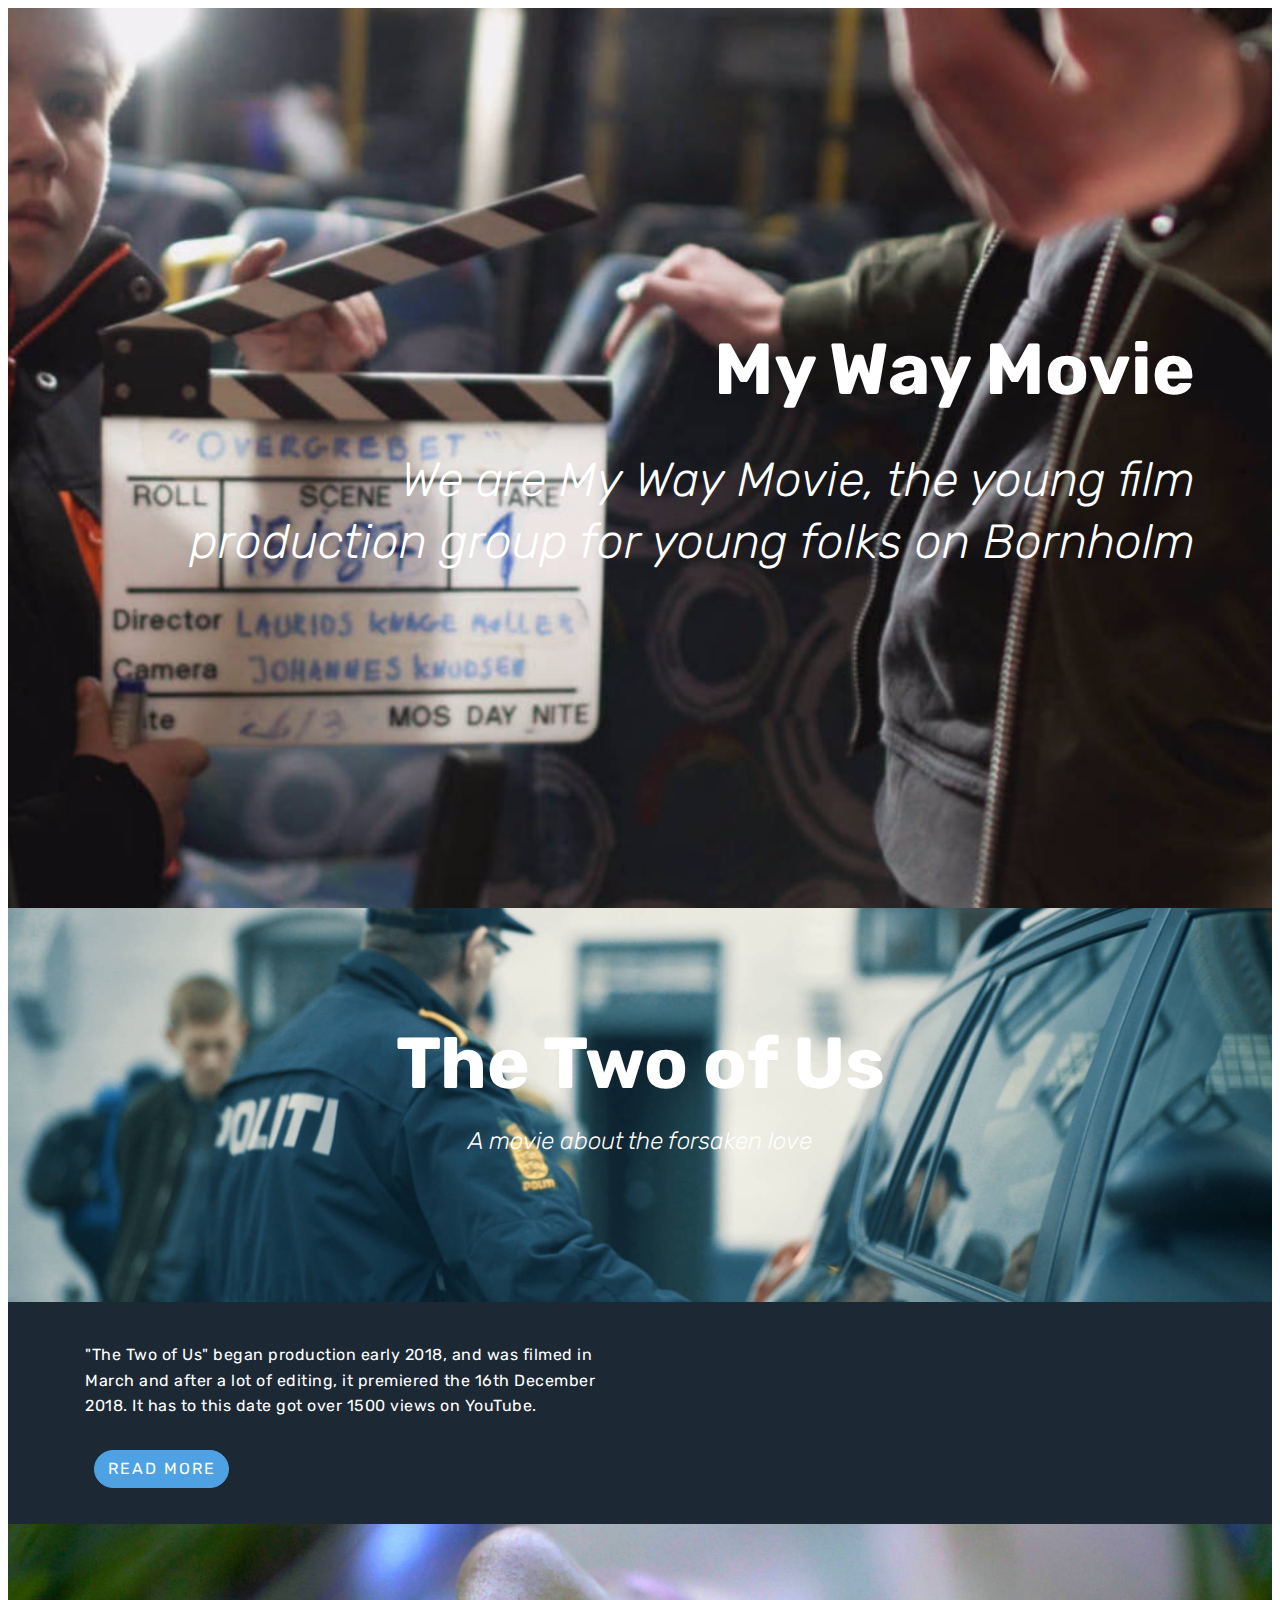
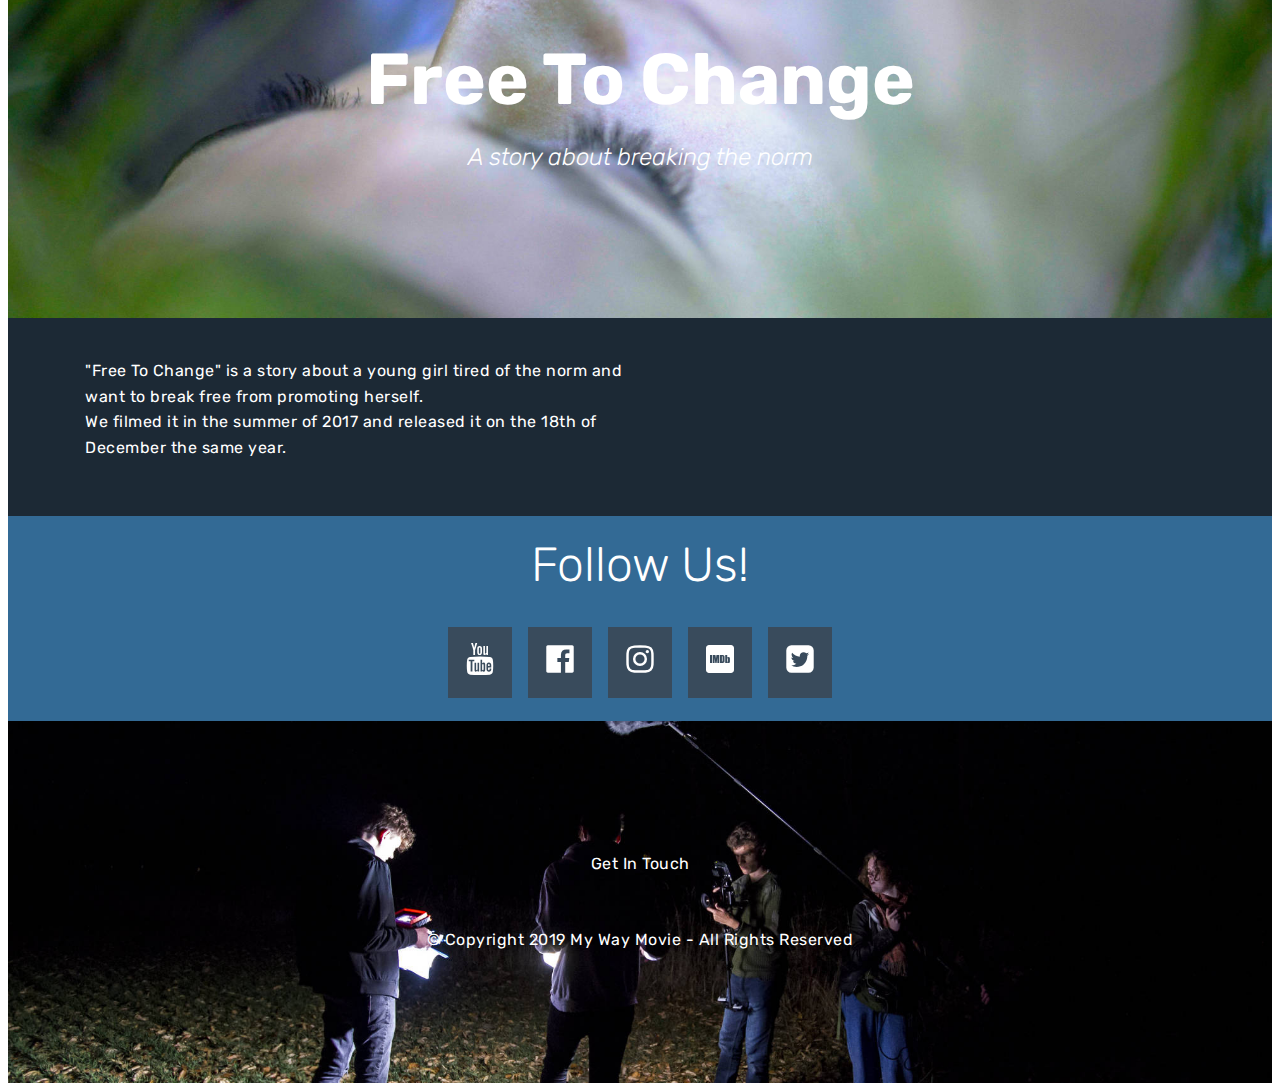
<file: docs/amp/index.html>
<!DOCTYPE html>
<html amp>
<head>
  <!-- Site made with Mobirise Website Builder v4.9.1, https://mobirise.com -->
  <meta charset="UTF-8">
  <meta http-equiv="X-UA-Compatible" content="IE=edge">
  <meta name="generator" content="Mobirise v4.9.1, mobirise.com">
  <meta name="viewport" content="width=device-width, initial-scale=1, minimum-scale=1">
  <link rel="shortcut icon" href="../assets/images/mwm-logo-alpha-128x128.png" type="image/x-icon">
  <meta name="description" content="Welcome to the website of the young film production group for young folks on Bornholm. We are called My Way Movie.
The current site is just temporary while we are building the final one.">
  <title>My Way Movie</title>
  <link rel="canonical" href="../index.html">
 <style amp-boilerplate>body{-webkit-animation:-amp-start 8s steps(1,end) 0s 1 normal both;-moz-animation:-amp-start 8s steps(1,end) 0s 1 normal both;-ms-animation:-amp-start 8s steps(1,end) 0s 1 normal both;animation:-amp-start 8s steps(1,end) 0s 1 normal both}@-webkit-keyframes -amp-start{from{visibility:hidden}to{visibility:visible}}@-moz-keyframes -amp-start{from{visibility:hidden}to{visibility:visible}}@-ms-keyframes -amp-start{from{visibility:hidden}to{visibility:visible}}@-o-keyframes -amp-start{from{visibility:hidden}to{visibility:visible}}@keyframes -amp-start{from{visibility:hidden}to{visibility:visible}}</style>
<noscript><style amp-boilerplate>body{-webkit-animation:none;-moz-animation:none;-ms-animation:none;animation:none}</style></noscript>
<link href="https://fonts.googleapis.com/css?family=Rubik:300,300i,400,400i,500,500i,700,700i,900,900i" rel="stylesheet">

 <style amp-custom>
div,span,h1,h2,h3,h4,h5,h6,p,blockquote,a,ol,ul,li,figcaption{font: inherit;}*{-webkit-box-sizing: border-box;box-sizing: border-box;}body{position: relative;font-style: normal;line-height: 1.5;}section{background-color: #eeeeee;background-position: 50% 50%;background-repeat: no-repeat;background-size: cover;}section,.container,.container-fluid{position: relative;word-wrap: break-word;}a.mbr-iconfont:hover{text-decoration: none;}h1,h2,h3{margin: auto;}h1,h3,p{padding: 10px 0;margin-bottom: 15px;}p,li,blockquote{color: #15181b;letter-spacing: 0.5px;line-height: 1.7;}ul,ol,pre,blockquote{margin-bottom: 0;margin-top: 0;}pre{background: #f4f4f4;padding: 10px 24px;white-space: pre-wrap;}p{margin-top: 0;}a{font-style: normal;font-weight: 400;cursor: pointer;}a,a:hover{text-decoration: none;}figure{margin-bottom: 0;}h1,h2,h3,h4,h5,h6,.h1,.h2,.h3,.h4,.h5,.h6,.display-1,.display-2,.display-3,.display-4{line-height: 1;word-break: break-word;word-wrap: break-word;}b,strong{font-weight: bold;}blockquote{padding: 10px 0 10px 20px;position: relative;border-left: 3px solid;}input:-webkit-autofill,input:-webkit-autofill:hover,input:-webkit-autofill:focus,input:-webkit-autofill:active{-webkit-transition-delay: 9999s;transition-delay: 9999s;-webkit-transition-property: background-color,color;-o-transition-property: background-color,color;transition-property: background-color,color;}html,body{height: auto;min-height: 100vh;}.mbr-section-title{font-style: normal;line-height: 1.2;}.mbr-section-subtitle{line-height: 1.3;}.mbr-text{font-style: normal;line-height: 1.6;}.btn{font-weight: 400;border-width: 2px;border-style: solid;font-style: normal;letter-spacing: 2px;margin: .4rem .8rem;white-space: normal;-webkit-transition: all .3s ease-in-out,-webkit-box-shadow 2s ease-in-out;transition: all .3s ease-in-out,-webkit-box-shadow 2s ease-in-out;-o-transition: all .3s ease-in-out,box-shadow 2s ease-in-out;transition: all .3s ease-in-out,box-shadow 2s ease-in-out;transition: all .3s ease-in-out,box-shadow 2s ease-in-out,-webkit-box-shadow 2s ease-in-out;display: -webkit-inline-box;display: -ms-inline-flexbox;display: inline-flex;-webkit-box-align: center;-ms-flex-align: center;align-items: center;-webkit-box-pack: center;-ms-flex-pack: center;justify-content: center;word-break: break-word;-webkit-align-items: center;-webkit-justify-content: center;display: -webkit-inline-flex;}.btn-form{border-radius: 0;}.btn-form:hover{cursor: pointer;}.mbr-figure img,.mbr-figure iframe{display: block;width: 100%;}.card{background-color: transparent;border: none;}.card-wrapper{-webkit-box-flex: 1;-webkit-flex: 1;}.card-img{text-align: center;-ms-flex-negative: 0;flex-shrink: 0;-webkit-flex-shrink: 0;}.media{max-width: 100%;margin: 0 auto;}.mbr-figure{-ms-flex-item-align: center;-ms-grid-row-align: center;-webkit-align-self: center;align-self: center;}.media-container > div{max-width: 100%;}.mbr-figure img,.card-img img{width: 100%;}@media (max-width: 991px){.media-size-item{width: auto;}.media{width: auto;}.mbr-figure{width: 100%;}}.hidden{visibility: hidden;}.super-hide{display: none;}.inactive{-webkit-user-select: none;-moz-user-select: none;-ms-user-select: none;user-select: none;pointer-events: none;-webkit-user-drag: none;user-drag: none;}textarea[type="hidden"]{display: none;}#scrollToTop{display: none;}.popover-content ul.show{min-height: 155px;}.mbr-white{color: #ffffff;}.mbr-black{color: #000000;}.mbr-bg-white{background-color: #ffffff;}.mbr-bg-black{background-color: #000000;}.align-left{text-align: left;}.align-center{text-align: center;}.align-right{text-align: right;}@media (max-width: 767px){.align-left,.align-center,.align-right,.mbr-section-btn,.mbr-section-title{text-align: center;}}.mbr-light{font-weight: 300;}.mbr-regular{font-weight: 400;}.mbr-semibold{font-weight: 500;}.mbr-bold{font-weight: 700;}.mbr-section-btn{margin-left: -.25rem;margin-right: -.25rem;font-size: 0;}nav .mbr-section-btn{margin-left: 0rem;margin-right: 0rem;}.btn .mbr-iconfont,.btn.btn-sm .mbr-iconfont{cursor: pointer;margin-right: 0.5rem;}.btn.btn-md .mbr-iconfont,.btn.btn-md .mbr-iconfont{margin-right: 0.8rem;}[type="submit"]{-webkit-appearance: none;}.mbr-fullscreen .mbr-overlay{height: 100vh;}.mbr-fullscreen{display: -webkit-box;display: -ms-flexbox;display: flex;display: -moz-flex;display: -ms-flex;display: -o-flex;-webkit-box-align: center;-ms-flex-align: center;align-items: center;-webkit-align-items: center;height: 100vh;-webkit-box-sizing: border-box;box-sizing: border-box;padding-top: 3rem;padding-bottom: 3rem;}section.sidebar-open:before{content: '';position: fixed;top: 0;bottom: 0;right: 0;left: 0;background-color: rgba(0,0,0,0.2);z-index: 1040;}amp-img img{max-height: 100%;max-width: 100%;}img.mbr-temp{width: 100%;}.is-builder .nodisplay + img[async],.is-builder .nodisplay + img[decoding="async"],.is-builder amp-img > a + img[async],.is-builder amp-img > a + img[decoding="async"]{display: none;}html:not(.is-builder) amp-img > a{position: absolute;top: 0;bottom: 0;left: 0;right: 0;z-index: 1;}.is-builder .temp-amp-sizer{position: absolute;}.is-builder amp-youtube .temp-amp-sizer,.is-builder amp-vimeo .temp-amp-sizer{position: static;}.is-builder section.horizontal-menu .ampstart-btn{display: none;}@media (max-width: 991px){.is-builder section.horizontal-menu .navbar-toggler{display: block;}}.is-builder section.horizontal-menu .dropdown-menu{z-index: auto;opacity: 1;pointer-events: auto;}.is-builder section.horizontal-menu .nav-dropdown .link.dropdown-toggle[aria-expanded="true"]{margin-right: 0;padding: 0.667em 1em;}.mobirise-spinner{position: absolute;top: 50%;left: 40%;margin-left: 10%;-webkit-transform: translate3d(-50%,-50%,0);z-index: 4;}.mobirise-spinner em{width: 24px;height: 24px;border-radius: 100%;display: inline-block;-webkit-animation: slide 1s infinite;}.mobirise-spinner em:nth-child(1){-webkit-animation-delay: 0.1s;}.mobirise-spinner em:nth-child(2){-webkit-animation-delay: 0.2s;}.mobirise-spinner em:nth-child(3){-webkit-animation-delay: 0.3s;}@-webkit-keyframes slide{0%{-webkit-transform: scale(1);}50%{opacity: 0.3;-webkit-transform: scale(2);}100%{-webkit-transform: scale(1);}}@keyframes slide{0%{-webkit-transform: scale(1);}50%{opacity: 0.3;-webkit-transform: scale(2);}100%{-webkit-transform: scale(1);}}.mobirise-loader .amp-active > div{display: none;}.mbr-container{max-width: 800px;padding: 0 10px;margin: 0 auto;position: relative;}.container{padding-right: 15px;padding-left: 15px;width: 100%;margin-right: auto;margin-left: auto;}@media (max-width: 767px){.container{max-width: 540px;}}@media (min-width: 768px){.container{max-width: 720px;}}@media (min-width: 992px){.container{max-width: 960px;}}@media (min-width: 1200px){.container{max-width: 1140px;}}.mbr-row{display: -webkit-box;display: -ms-flexbox;display: flex;-ms-flex-wrap: wrap;flex-wrap: wrap;margin-right: -15px;margin-left: -15px;}.mbr-justify-content-center{-webkit-box-pack: center;-ms-flex-pack: center;justify-content: center;-webkit-justify-content: center;}@media (max-width: 767px){.mbr-col-sm-12{-ms-flex: 0 0 100%;-webkit-box-flex: 0;flex: 0 0 100%;max-width: 100%;padding-right: 15px;padding-left: 15px;-webkit-flex: 0 0 100%;}.mbr-row{margin: 0;}}@media (min-width: 768px){.mbr-col-md-3{-ms-flex: 0 0 25%;-webkit-box-flex: 0;flex: 0 0 25%;max-width: 25%;padding-right: 15px;padding-left: 15px;-webkit-flex: 0 0 25%;}.mbr-col-md-4{-ms-flex: 0 0 33.333333%;-webkit-box-flex: 0;flex: 0 0 33.333333%;max-width: 33.333333%;padding-right: 15px;padding-left: 15px;-webkit-flex: 0 0 33.333333%;}.mbr-col-md-5{-ms-flex: 0 0 41.666667%;-webkit-box-flex: 0;flex: 0 0 41.666667%;max-width: 41.666667%;padding-right: 15px;padding-left: 15px;-webkit-flex: 0 0 41.666667%;}.mbr-col-md-6{-ms-flex: 0 0 50%;-webkit-box-flex: 0;flex: 0 0 50%;max-width: 50%;padding-right: 15px;padding-left: 15px;-webkit-flex: 0 0 50%;}.mbr-col-md-7{-ms-flex: 0 0 58.333333%;-webkit-box-flex: 0;flex: 0 0 58.333333%;max-width: 58.333333%;padding-right: 15px;padding-left: 15px;-webkit-flex: 0 0 58.333333%;}.mbr-col-md-8{-ms-flex: 0 0 66.666667%;-webkit-box-flex: 0;flex: 0 0 66.666667%;max-width: 66.666667%;padding-left: 15px;padding-right: 15px;-webkit-flex: 0 0 66.666667%;}.mbr-col-md-10{-ms-flex: 0 0 83.333333%;-webkit-box-flex: 0;flex: 0 0 83.333333%;max-width: 83.333333%;padding-left: 15px;padding-right: 15px;-webkit-flex: 0 0 83.333333%;}.mbr-col-md-12{-ms-flex: 0 0 100%;-webkit-box-flex: 0;flex: 0 0 100%;max-width: 100%;padding-right: 15px;padding-left: 15px;-webkit-flex: 0 0 100%;}}@media (min-width: 992px){.mbr-col-lg-2{-ms-flex: 0 0 16.666667%;-webkit-box-flex: 0;flex: 0 0 16.666667%;max-width: 16.666667%;padding-right: 15px;padding-left: 15px;-webkit-flex: 0 0 16.666667%;}.mbr-col-lg-3{-ms-flex: 0 0 25%;-webkit-box-flex: 0;flex: 0 0 25%;max-width: 25%;padding-right: 15px;padding-left: 15px;-webkit-flex: 0 0 25%;}.mbr-col-lg-4{-ms-flex: 0 0 33.33%;-webkit-box-flex: 0;flex: 0 0 33.33%;max-width: 33.33%;padding-right: 15px;padding-left: 15px;-webkit-flex: 0 0 33.33%;}.mbr-col-lg-5{-ms-flex: 0 0 41.666%;-webkit-box-flex: 0;flex: 0 0 41.666%;max-width: 41.666%;padding-right: 15px;padding-left: 15px;-webkit-flex: 0 0 41.666%;}.mbr-col-lg-6{-ms-flex: 0 0 50%;-webkit-box-flex: 0;flex: 0 0 50%;max-width: 50%;padding-right: 15px;padding-left: 15px;-webkit-flex: 0 0 50%;}.mbr-col-lg-8{-ms-flex: 0 0 66.666667%;-webkit-box-flex: 0;flex: 0 0 66.666667%;max-width: 66.666667%;padding-left: 15px;padding-right: 15px;-webkit-flex: 0 0 66.666667%;}.mbr-col-lg-10{-ms-flex: 0 0 83.3333%;-webkit-box-flex: 0;flex: 0 0 83.3333%;max-width: 83.3333%;padding-right: 15px;padding-left: 15px;-webkit-flex: 0 0 83.3333%;}.mbr-col-lg-12{-ms-flex: 0 0 100%;-webkit-box-flex: 0;flex: 0 0 100%;max-width: 100%;padding-right: 15px;padding-left: 15px;-webkit-flex: 0 0 100%;}}@media (min-width: 1200px){.mbr-col-xl-7{-ms-flex: 0 0 58.333333%;-webkit-box-flex: 0;flex: 0 0 58.333333%;max-width: 58.333333%;padding-right: 15px;padding-left: 15px;-webkit-flex: 0 0 58.333333%;}.mbr-col-xl-8{-ms-flex: 0 0 66.666667%;-webkit-box-flex: 0;flex: 0 0 66.666667%;max-width: 66.666667%;padding-left: 15px;padding-right: 15px;-webkit-flex: 0 0 66.666667%;}}amp-sidebar{background: transparent;}#scrollToTopMarker{position: absolute;width: 0px;height: 0px;top: 300px;}#scrollToTopButton{position: fixed;bottom: 25px;right: 25px;opacity: .4;z-index: 5000;font-size: 32px;height: 60px;width: 60px;border: none;border-radius: 3px;cursor: pointer;}#scrollToTopButton:focus{outline: none;}#scrollToTopButton a:before{content: '';position: absolute;height: 40%;top: 36%;width: 2px;left: calc(50% - 1px);}#scrollToTopButton a:after{content: '';position: absolute;border-top: 2px solid;border-right: 2px solid;width: 40%;height: 40%;left: calc(30% - 1px);bottom: 30%;-ms-transform: rotate(-45deg);transform: rotate(-45deg);-webkit-transform: rotate(-45deg);}.is-builder #scrollToTopButton a:after{left: 30%;}
body{font-family: Roboto;}blockquote{border-color: #4ea2e3;}.display-1{font-family: 'Rubik',sans-serif;font-size: 4.5rem;}.display-2{font-family: 'Rubik',sans-serif;font-size: 3rem;}.display-4{font-family: 'Rubik',sans-serif;font-size: 1rem;}.display-5{font-family: 'Rubik',sans-serif;font-size: 1.5rem;}.display-7{font-family: 'Rubik',sans-serif;font-size: 1rem;}.display-1 .mbr-iconfont-btn{font-size: 4.5rem;width: 4.5rem;}.display-2 .mbr-iconfont-btn{font-size: 3rem;width: 3rem;}.display-4 .mbr-iconfont-btn{font-size: 1rem;width: 1rem;}.display-5 .mbr-iconfont-btn{font-size: 1.5rem;width: 1.5rem;}.display-7 .mbr-iconfont-btn{font-size: 1rem;width: 1rem;}@media (max-width: 768px){.display-1{font-size: 3.6rem;font-size: calc( 2.225rem + (4.5 - 2.225) * ((100vw - 20rem) / (48 - 20)));line-height: calc( 1.4 * (2.225rem + (4.5 - 2.225) * ((100vw - 20rem) / (48 - 20))));}.display-2{font-size: 2.4rem;font-size: calc( 1.7rem + (3 - 1.7) * ((100vw - 20rem) / (48 - 20)));line-height: calc( 1.4 * (1.7rem + (3 - 1.7) * ((100vw - 20rem) / (48 - 20))));}.display-4{font-size: 0.8rem;font-size: calc( 1rem + (1 - 1) * ((100vw - 20rem) / (48 - 20)));line-height: calc( 1.4 * (1rem + (1 - 1) * ((100vw - 20rem) / (48 - 20))));}.display-5{font-size: 1.2rem;font-size: calc( 1.175rem + (1.5 - 1.175) * ((100vw - 20rem) / (48 - 20)));line-height: calc( 1.4 * (1.175rem + (1.5 - 1.175) * ((100vw - 20rem) / (48 - 20))));}}.btn{padding: 1rem 2rem;border-radius: 0px;}.btn-sm{border-width: 1px;padding: 0.6rem 0.8rem;border-radius: 0px;}.btn-md{font-weight: 600;padding: 1rem 2rem;border-radius: 0px;}.bg-primary{background-color: #4ea2e3;}.bg-success{background-color: #0dcd7b;}.bg-info{background-color: #8282e7;}.bg-warning{background-color: #767676;}.bg-danger{background-color: #a0a0a0;}.btn-primary,.btn-primary:active,.btn-primary.active{background-color: #4ea2e3;border-color: #4ea2e3;color: #ffffff;}.btn-primary:hover,.btn-primary:focus,.btn-primary.focus{color: #ffffff;background-color: #1f7dc5;border-color: #1f7dc5;}.btn-primary.disabled,.btn-primary:disabled{color: #ffffff;background-color: #1f7dc5;border-color: #1f7dc5;}.btn-secondary,.btn-secondary:active,.btn-secondary.active{background-color: #ff3366;border-color: #ff3366;color: #ffffff;}.btn-secondary:hover,.btn-secondary:focus,.btn-secondary.focus{color: #ffffff;background-color: #e50039;border-color: #e50039;}.btn-secondary.disabled,.btn-secondary:disabled{color: #ffffff;background-color: #e50039;border-color: #e50039;}.btn-info,.btn-info:active,.btn-info.active{background-color: #8282e7;border-color: #8282e7;color: #ffffff;}.btn-info:hover,.btn-info:focus,.btn-info.focus{color: #ffffff;background-color: #4242db;border-color: #4242db;}.btn-info.disabled,.btn-info:disabled{color: #ffffff;background-color: #4242db;border-color: #4242db;}.btn-success,.btn-success:active,.btn-success.active{background-color: #0dcd7b;border-color: #0dcd7b;color: #ffffff;}.btn-success:hover,.btn-success:focus,.btn-success.focus{color: #ffffff;background-color: #088550;border-color: #088550;}.btn-success.disabled,.btn-success:disabled{color: #ffffff;background-color: #088550;border-color: #088550;}.btn-warning,.btn-warning:active,.btn-warning.active{background-color: #767676;border-color: #767676;color: #ffffff;}.btn-warning:hover,.btn-warning:focus,.btn-warning.focus{color: #ffffff;background-color: #505050;border-color: #505050;}.btn-warning.disabled,.btn-warning:disabled{color: #ffffff;background-color: #505050;border-color: #505050;}.btn-danger,.btn-danger:active,.btn-danger.active{background-color: #a0a0a0;border-color: #a0a0a0;color: #ffffff;}.btn-danger:hover,.btn-danger:focus,.btn-danger.focus{color: #ffffff;background-color: #7a7a7a;border-color: #7a7a7a;}.btn-danger.disabled,.btn-danger:disabled{color: #ffffff;background-color: #7a7a7a;border-color: #7a7a7a;}.btn-black,.btn-black:active,.btn-black.active{background-color: #333333;border-color: #333333;color: #ffffff;}.btn-black:hover,.btn-black:focus,.btn-black.focus{color: #ffffff;background-color: #0d0d0d;border-color: #0d0d0d;}.btn-black.disabled,.btn-black:disabled{color: #ffffff;background-color: #0d0d0d;border-color: #0d0d0d;}.btn-white,.btn-white:active,.btn-white.active{background-color: #ffffff;border-color: #ffffff;color: #808080;}.btn-white:hover,.btn-white:focus,.btn-white.focus{color: #808080;background-color: #d9d9d9;border-color: #d9d9d9;}.btn-white.disabled,.btn-white:disabled{color: #808080;background-color: #d9d9d9;border-color: #d9d9d9;}.btn-white,.btn-white:active,.btn-white.active{color: #333333;}.btn-white:hover,.btn-white:focus,.btn-white.focus{color: #333333;}.btn-white.disabled,.btn-white:disabled{color: #333333;}.btn-primary-outline,.btn-primary-outline:active,.btn-primary-outline.active{background: none;border-color: #1c6faf;color: #1c6faf;}.btn-primary-outline:hover,.btn-primary-outline:focus,.btn-primary-outline.focus{color: #ffffff;background-color: #4ea2e3;border-color: #4ea2e3;}.btn-primary-outline.disabled,.btn-primary-outline:disabled{color: #ffffff;background-color: #4ea2e3;border-color: #4ea2e3;}.btn-secondary-outline,.btn-secondary-outline:active,.btn-secondary-outline.active{background: none;border-color: #cc0033;color: #cc0033;}.btn-secondary-outline:hover,.btn-secondary-outline:focus,.btn-secondary-outline.focus{color: #ffffff;background-color: #ff3366;border-color: #ff3366;}.btn-secondary-outline.disabled,.btn-secondary-outline:disabled{color: #ffffff;background-color: #ff3366;border-color: #ff3366;}.btn-info-outline,.btn-info-outline:active,.btn-info-outline.active{background: none;border-color: #2c2cd7;color: #2c2cd7;}.btn-info-outline:hover,.btn-info-outline:focus,.btn-info-outline.focus{color: #ffffff;background-color: #8282e7;border-color: #8282e7;}.btn-info-outline.disabled,.btn-info-outline:disabled{color: #ffffff;background-color: #8282e7;border-color: #8282e7;}.btn-success-outline,.btn-success-outline:active,.btn-success-outline.active{background: none;border-color: #076d41;color: #076d41;}.btn-success-outline:hover,.btn-success-outline:focus,.btn-success-outline.focus{color: #ffffff;background-color: #0dcd7b;border-color: #0dcd7b;}.btn-success-outline.disabled,.btn-success-outline:disabled{color: #ffffff;background-color: #0dcd7b;border-color: #0dcd7b;}.btn-warning-outline,.btn-warning-outline:active,.btn-warning-outline.active{background: none;border-color: #434343;color: #434343;}.btn-warning-outline:hover,.btn-warning-outline:focus,.btn-warning-outline.focus{color: #ffffff;background-color: #767676;border-color: #767676;}.btn-warning-outline.disabled,.btn-warning-outline:disabled{color: #ffffff;background-color: #767676;border-color: #767676;}.btn-danger-outline,.btn-danger-outline:active,.btn-danger-outline.active{background: none;border-color: #6d6d6d;color: #6d6d6d;}.btn-danger-outline:hover,.btn-danger-outline:focus,.btn-danger-outline.focus{color: #ffffff;background-color: #a0a0a0;border-color: #a0a0a0;}.btn-danger-outline.disabled,.btn-danger-outline:disabled{color: #ffffff;background-color: #a0a0a0;border-color: #a0a0a0;}.btn-black-outline,.btn-black-outline:active,.btn-black-outline.active{background: none;border-color: #000000;color: #000000;}.btn-black-outline:hover,.btn-black-outline:focus,.btn-black-outline.focus{color: #ffffff;background-color: #333333;border-color: #333333;}.btn-black-outline.disabled,.btn-black-outline:disabled{color: #ffffff;background-color: #333333;border-color: #333333;}.btn-white-outline,.btn-white-outline:active,.btn-white-outline.active{background: none;border-color: #ffffff;color: #ffffff;}.btn-white-outline:hover,.btn-white-outline:focus,.btn-white-outline.focus{color: #333333;background-color: #ffffff;border-color: #ffffff;}.text-primary{color: #4ea2e3;}.text-secondary{color: #ff3366;}.text-success{color: #0dcd7b;}.text-info{color: #8282e7;}.text-warning{color: #767676;}.text-danger{color: #a0a0a0;}.text-white{color: #ffffff;}.text-black{color: #000000;}a.text-primary:hover,a.text-primary:focus{color: #1c6faf;}a.text-secondary:hover,a.text-secondary:focus{color: #cc0033;}a.text-success:hover,a.text-success:focus{color: #076d41;}a.text-info:hover,a.text-info:focus{color: #2c2cd7;}a.text-warning:hover,a.text-warning:focus{color: #434343;}a.text-danger:hover,a.text-danger:focus{color: #6d6d6d;}a.text-white:hover,a.text-white:focus{color: #b3b3b3;}a.text-black:hover,a.text-black:focus{color: #4d4d4d;}.alert-success{background-color: #0dcd7b;}.alert-info{background-color: #8282e7;}.alert-warning{background-color: #767676;}.alert-danger{background-color: #a0a0a0;}.mbr-section-btn a.btn:not(.btn-form){border-radius: 100px;transition-property: background-color,color,border-color,box-shadow;transition-duration: .3s,.3s,.3s,.8s;transition-timing-function: ease-in-out;}.mbr-section-btn a.btn:not(.btn-form):hover{box-shadow: 0 10px 40px 0 rgba(0,0,0,0.2);}.nav-tabs .nav-link{border-radius: 100px;}a,a:hover{color: #4ea2e3;}.mbr-plan-header.bg-primary .mbr-plan-subtitle,.mbr-plan-header.bg-primary .mbr-plan-price-desc{color: #feffff;}.mbr-plan-header.bg-success .mbr-plan-subtitle,.mbr-plan-header.bg-success .mbr-plan-price-desc{color: #acfad9;}.mbr-plan-header.bg-info .mbr-plan-subtitle,.mbr-plan-header.bg-info .mbr-plan-price-desc{color: #ffffff;}.mbr-plan-header.bg-warning .mbr-plan-subtitle,.mbr-plan-header.bg-warning .mbr-plan-price-desc{color: #b6b6b6;}.mbr-plan-header.bg-danger .mbr-plan-subtitle,.mbr-plan-header.bg-danger .mbr-plan-price-desc{color: #e0e0e0;}.mobirise-spinner em:nth-child(1){background: #4ea2e3;}.mobirise-spinner em:nth-child(2){background: #ff3366;}.mobirise-spinner em:nth-child(3){background: #0dcd7b;}#scrollToTopMarker{display: none;}#scrollToTopButton{background-color: #4ea2e3;border-radius: 50%;}#scrollToTopButton a:before{background: #ffffff;}#scrollToTopButton a:after{border-top-color: #ffffff;border-right-color: #ffffff;}.cid-rheqp3tf3T{background-image: url("../assets/images/bus-1.1.8-1-1405x680.jpg");}.cid-rher0Jlg9u{padding-top: 120px;padding-bottom: 120px;background-image: url("../assets/images/politi-1.8.1-1.8.1-2000x1125.jpg");}.cid-rher0Jlg9u .mbr-title{padding-bottom: 1rem;}.cid-rher0Jlg9u .mbr-section-btn{padding-top: 1.5rem;}.cid-rheqGw6VZ2{padding-top: 30px;padding-bottom: 30px;background-color: #1c2935;}.cid-rheqGw6VZ2 .mbr-row{-webkit-flex-direction: row-reverse;flex-direction: row-reverse;}.cid-rheqGw6VZ2 .text-block{margin: auto;}.cid-rheuZ4HH8s{padding-top: 120px;padding-bottom: 120px;background-image: url("../assets/images/untitled-4.34.1-2000x851.jpg");}.cid-rheuZ4HH8s .mbr-title{padding-bottom: 1rem;}.cid-rheuZ4HH8s .mbr-section-btn{padding-top: 1.5rem;}.cid-rhev3w7PTn{padding-top: 30px;padding-bottom: 30px;background-color: #1c2935;}.cid-rhev3w7PTn .mbr-row{-webkit-flex-direction: row-reverse;flex-direction: row-reverse;}.cid-rhev3w7PTn .text-block{margin: auto;}.cid-rheqULPAMx{padding-top: 15px;padding-bottom: 15px;background-color: #336a95;}.cid-rheqULPAMx h1{margin-bottom: 20px;}.cid-rheqULPAMx .wrapper{text-align: center;}.cid-rheqULPAMx .icons-list a{display: inline-block;padding: 1rem;margin: .5rem;background: #394b5c;}.cid-rheqULPAMx .icons-list a .iconfont-wrapper{display: inline-block;width: 2rem;height: 2rem;}.cid-rheqULPAMx .icons-list a .iconfont-wrapper .amp-iconfont{color: #ffffff;font-size: 2rem;}.cid-rheqULPAMx H1{color: #ffffff;text-align: center;}.cid-rhexmGt01D{padding-top: 120px;padding-bottom: 120px;background-image: url("../assets/images/img-7887-2000x1333.jpg");}.cid-rhexmGt01D p{margin: 0;color: #ffffff;}
.engine{position: absolute;text-indent: -2400px;text-align: center;padding: 0;top: 0;left: -2400px;}[class*="-iconfont"]{display: inline-flex;}</style>

  <script async  src="https://cdn.ampproject.org/v0.js"></script>
  <script async custom-element="amp-analytics" src="https://cdn.ampproject.org/v0/amp-analytics-0.1.js"></script>
  <script async custom-element="amp-youtube" src="https://cdn.ampproject.org/v0/amp-youtube-0.1.js"></script>


</head>
<body>
  <section class="header1 cid-rheqp3tf3T mbr-fullscreen" id="header1-0">



    <div class="container">
        <h1 class="mbr-section-title mbr-fonts-style align-right mbr-bold mbr-white display-1">
            <strong>My Way Movie</strong></h1>
        <h3 class="mbr-section-subtitle mbr-fonts-style align-right mbr-white mbr-light display-2"><em>We are My Way Movie, the young film
</em><div><em>production group for young folks on Bornholm</em></div></h3>


    </div>

</section>

<section class="engine"><a href="https://mobirise.info/g">build your own website for free</a></section><section class="mbr-section content18 cid-rher0Jlg9u" id="content18-9">



    <div class="mbr-container">
        <h2 class="mbr-title align-center mbr-fonts-style mbr-bold mbr-white display-1">The Two of Us</h2>
        <h3 class="mbr-section-subtitle align-center mbr-light  mbr-fonts-style mbr-white display-5"><em>A movie about the forsaken love</em></h3>

    </div>
</section>

<section class="features11 cid-rheqGw6VZ2" id="features11-3">



    <div class="container">
        <div class="mbr-row mbr-justify-content-center">
            <div class="video-block mbr-col-sm-12 mbr-col-md-6"><amp-youtube width="16" height="9" layout="responsive" data-videoid="FELA2G0h4Hk" class="mobirise-loader"></amp-youtube>

            </div>
            <div class="text-block mbr-col-sm-12 mbr-col-md-6">

                <p class="mbr-fonts-style mbr-text align-left mbr-white display-7">
                   "The Two of Us" began production early 2018, and was filmed in March and after a lot of editing, it premiered the 16th December 2018. It has to this date got over 1500 views on YouTube.
                </p>
                <div class="mbr-section-btn align-left"><a class="btn btn-sm btn-primary display-4" href="https://www.imdb.com/title/tt9070640/" target="_blank">READ MORE</a></div>
            </div>
        </div>
    </div>
</section>

<section class="mbr-section content18 cid-rheuZ4HH8s" id="content18-c">



    <div class="mbr-container">
        <h2 class="mbr-title align-center mbr-fonts-style mbr-bold mbr-white display-1">
            Free To Change</h2>
        <h3 class="mbr-section-subtitle align-center mbr-light  mbr-fonts-style mbr-white display-5"><em>A story about breaking the norm</em></h3>

    </div>
</section>

<section class="features11 cid-rhev3w7PTn" id="features11-d">



    <div class="container">
        <div class="mbr-row mbr-justify-content-center">
            <div class="video-block mbr-col-sm-12 mbr-col-md-6"><amp-youtube width="16" height="9" layout="responsive" data-videoid="jCFhZKkNsUw" class="mobirise-loader"></amp-youtube>

            </div>
            <div class="text-block mbr-col-sm-12 mbr-col-md-6">

                <p class="mbr-fonts-style mbr-text align-left mbr-white display-7">"Free To Change" is a story about a young girl tired of the norm and want to break free from promoting herself.
<br>We filmed it in the summer of 2017 and released it on the 18th of December the same year.</p>

            </div>
        </div>
    </div>
</section>

<section class="social-follow cid-rheqULPAMx" id="social-follow-7">



    <div class="wrapper">
        <h1 class="mbr-fonts-style align-center mbr-light display-2">
            Follow Us!</h1>
        <div class="icons-list">

          <a href="https://www.youtube.com/channel/UCysonj_CXyakuysfNULR3MQ" target="_blank">
              <span class="iconfont-wrapper">
                  <span class="amp-iconfont fa-youtube fa"><svg width="32" height="32" viewBox="0 0 1792 1792" xmlns="http://www.w3.org/2000/svg" fill="currentColor"><path d="M1099 1244v211q0 67-39 67-23 0-45-22v-301q22-22 45-22 39 0 39 67zm338 1v46h-90v-46q0-68 45-68t45 68zm-966-218h107v-94h-312v94h105v569h100v-569zm288 569h89v-494h-89v378q-30 42-57 42-18 0-21-21-1-3-1-35v-364h-89v391q0 49 8 73 12 37 58 37 48 0 102-61v54zm429-148v-197q0-73-9-99-17-56-71-56-50 0-93 54v-217h-89v663h89v-48q45 55 93 55 54 0 71-55 9-27 9-100zm338-10v-13h-91q0 51-2 61-7 36-40 36-46 0-46-69v-87h179v-103q0-79-27-116-39-51-106-51-68 0-107 51-28 37-28 116v173q0 79 29 116 39 51 108 51 72 0 108-53 18-27 21-54 2-9 2-58zm-608-913v-210q0-69-43-69t-43 69v210q0 70 43 70t43-70zm719 751q0 234-26 350-14 59-58 99t-102 46q-184 21-555 21t-555-21q-58-6-102.5-46t-57.5-99q-26-112-26-350 0-234 26-350 14-59 58-99t103-47q183-20 554-20t555 20q58 7 102.5 47t57.5 99q26 112 26 350zm-998-1276h102l-121 399v271h-100v-271q-14-74-61-212-37-103-65-187h106l71 263zm370 333v175q0 81-28 118-38 51-106 51-67 0-105-51-28-38-28-118v-175q0-80 28-117 38-51 105-51 68 0 106 51 28 37 28 117zm335-162v499h-91v-55q-53 62-103 62-46 0-59-37-8-24-8-75v-394h91v367q0 33 1 35 3 22 21 22 27 0 57-43v-381h91z"></path></svg></span>
              </span>
          </a><a href="https://www.facebook.com/mywaymovie/" target="_blank">
              <span class="iconfont-wrapper">
                  <span class="amp-iconfont fa-facebook-official fa"><svg width="32" height="32" viewBox="0 0 1792 1792" xmlns="http://www.w3.org/2000/svg" fill="currentColor"><path d="M1579 128q35 0 60 25t25 60v1366q0 35-25 60t-60 25h-391v-595h199l30-232h-229v-148q0-56 23.5-84t91.5-28l122-1v-207q-63-9-178-9-136 0-217.5 80t-81.5 226v171h-200v232h200v595h-735q-35 0-60-25t-25-60v-1366q0-35 25-60t60-25h1366z"></path></svg></span>
              </span>
          </a><a href="https://www.instagram.com/wearemwm/" target="_blank">
              <span class="iconfont-wrapper">
                  <span class="amp-iconfont fa-instagram fa"><svg width="32" height="32" viewBox="0 0 1792 1792" xmlns="http://www.w3.org/2000/svg" fill="currentColor"><path d="M1152 896q0-106-75-181t-181-75-181 75-75 181 75 181 181 75 181-75 75-181zm138 0q0 164-115 279t-279 115-279-115-115-279 115-279 279-115 279 115 115 279zm108-410q0 38-27 65t-65 27-65-27-27-65 27-65 65-27 65 27 27 65zm-502-220q-7 0-76.5-.5t-105.5 0-96.5 3-103 10-71.5 18.5q-50 20-88 58t-58 88q-11 29-18.5 71.5t-10 103-3 96.5 0 105.5.5 76.5-.5 76.5 0 105.5 3 96.5 10 103 18.5 71.5q20 50 58 88t88 58q29 11 71.5 18.5t103 10 96.5 3 105.5 0 76.5-.5 76.5.5 105.5 0 96.5-3 103-10 71.5-18.5q50-20 88-58t58-88q11-29 18.5-71.5t10-103 3-96.5 0-105.5-.5-76.5.5-76.5 0-105.5-3-96.5-10-103-18.5-71.5q-20-50-58-88t-88-58q-29-11-71.5-18.5t-103-10-96.5-3-105.5 0-76.5.5zm768 630q0 229-5 317-10 208-124 322t-322 124q-88 5-317 5t-317-5q-208-10-322-124t-124-322q-5-88-5-317t5-317q10-208 124-322t322-124q88-5 317-5t317 5q208 10 322 124t124 322q5 88 5 317z"></path></svg></span>
              </span>
          </a><a href="https://www.imdb.com/search/title?companies=co0716338" target="_blank">
              <span class="iconfont-wrapper">
                <span class="amp-iconfont fa-film fa"><svg width="32" height="32" aria-hidden="true" focusable="false" data-prefix="fab" data-icon="imdb" class="svg-inline--fa fa-imdb fa-w-14" role="img" xmlns="http://www.w3.org/2000/svg" viewBox="0 0 448 512"><path fill="currentColor" d="M400 32H48C21.5 32 0 53.5 0 80v352c0 26.5 21.5 48 48 48h352c26.5 0 48-21.5 48-48V80c0-26.5-21.5-48-48-48zM21.3 229.2H21c.1-.1.2-.3.3-.4zM97 319.8H64V192h33zm113.2 0h-28.7v-86.4l-11.6 86.4h-20.6l-12.2-84.5v84.5h-29V192h42.8c3.3 19.8 6 39.9 8.7 59.9l7.6-59.9h43zm11.4 0V192h24.6c17.6 0 44.7-1.6 49 20.9 1.7 7.6 1.4 16.3 1.4 24.4 0 88.5 11.1 82.6-75 82.5zm160.9-29.2c0 15.7-2.4 30.9-22.2 30.9-9 0-15.2-3-20.9-9.8l-1.9 8.1h-29.8V192h31.7v41.7c6-6.5 12-9.2 20.9-9.2 21.4 0 22.2 12.8 22.2 30.1zM265 229.9c0-9.7 1.6-16-10.3-16v83.7c12.2.3 10.3-8.7 10.3-18.4zm85.5 26.1c0-5.4 1.1-12.7-6.2-12.7-6 0-4.9 8.9-4.9 12.7 0 .6-1.1 39.6 1.1 44.7.8 1.6 2.2 2.4 3.8 2.4 7.8 0 6.2-9 6.2-14.4z"></path></svg>
              </span></span></a><a href="https://twitter.com/my_way_movie" target="_blank">
                <span class="iconfont-wrapper">
                    <span class="amp-iconfont fa-twitter-square fa"><svg width="32" height="32" viewBox="0 0 1792 1792" xmlns="http://www.w3.org/2000/svg" fill="currentColor"><path d="M1408 610q-56 25-121 34 68-40 93-117-65 38-134 51-61-66-153-66-87 0-148.5 61.5t-61.5 148.5q0 29 5 48-129-7-242-65t-192-155q-29 50-29 106 0 114 91 175-47-1-100-26v2q0 75 50 133.5t123 72.5q-29 8-51 8-13 0-39-4 21 63 74.5 104t121.5 42q-116 90-261 90-26 0-50-3 148 94 322 94 112 0 210-35.5t168-95 120.5-137 75-162 24.5-168.5q0-18-1-27 63-45 105-109zm256-194v960q0 119-84.5 203.5t-203.5 84.5h-960q-119 0-203.5-84.5t-84.5-203.5v-960q0-119 84.5-203.5t203.5-84.5h960q119 0 203.5 84.5t84.5 203.5z"></path></svg></span>
               </span>
              </a>
        </div>
        </div>
    </section>

<section class="footer1 cid-rhexmGt01D" id="footer1-f">



    <div class="container">
        <div class="mbr-col-sm-12 align-center mbr-white">
            <p class="mbr-text mbr-fonts-style display-7"><em><strong><a href="mailto:mywaymovie6@gmail.com" class="text-white">Get In Touch</a><br></strong></em><a href="mailto:mywaymovie6@gmail.com" class="text-white"><br></a><br>© Copyright 2019 My Way Movie - All Rights Reserved
            </p>
        </div>
    </div>
</section>




</body>
</html>
</file>
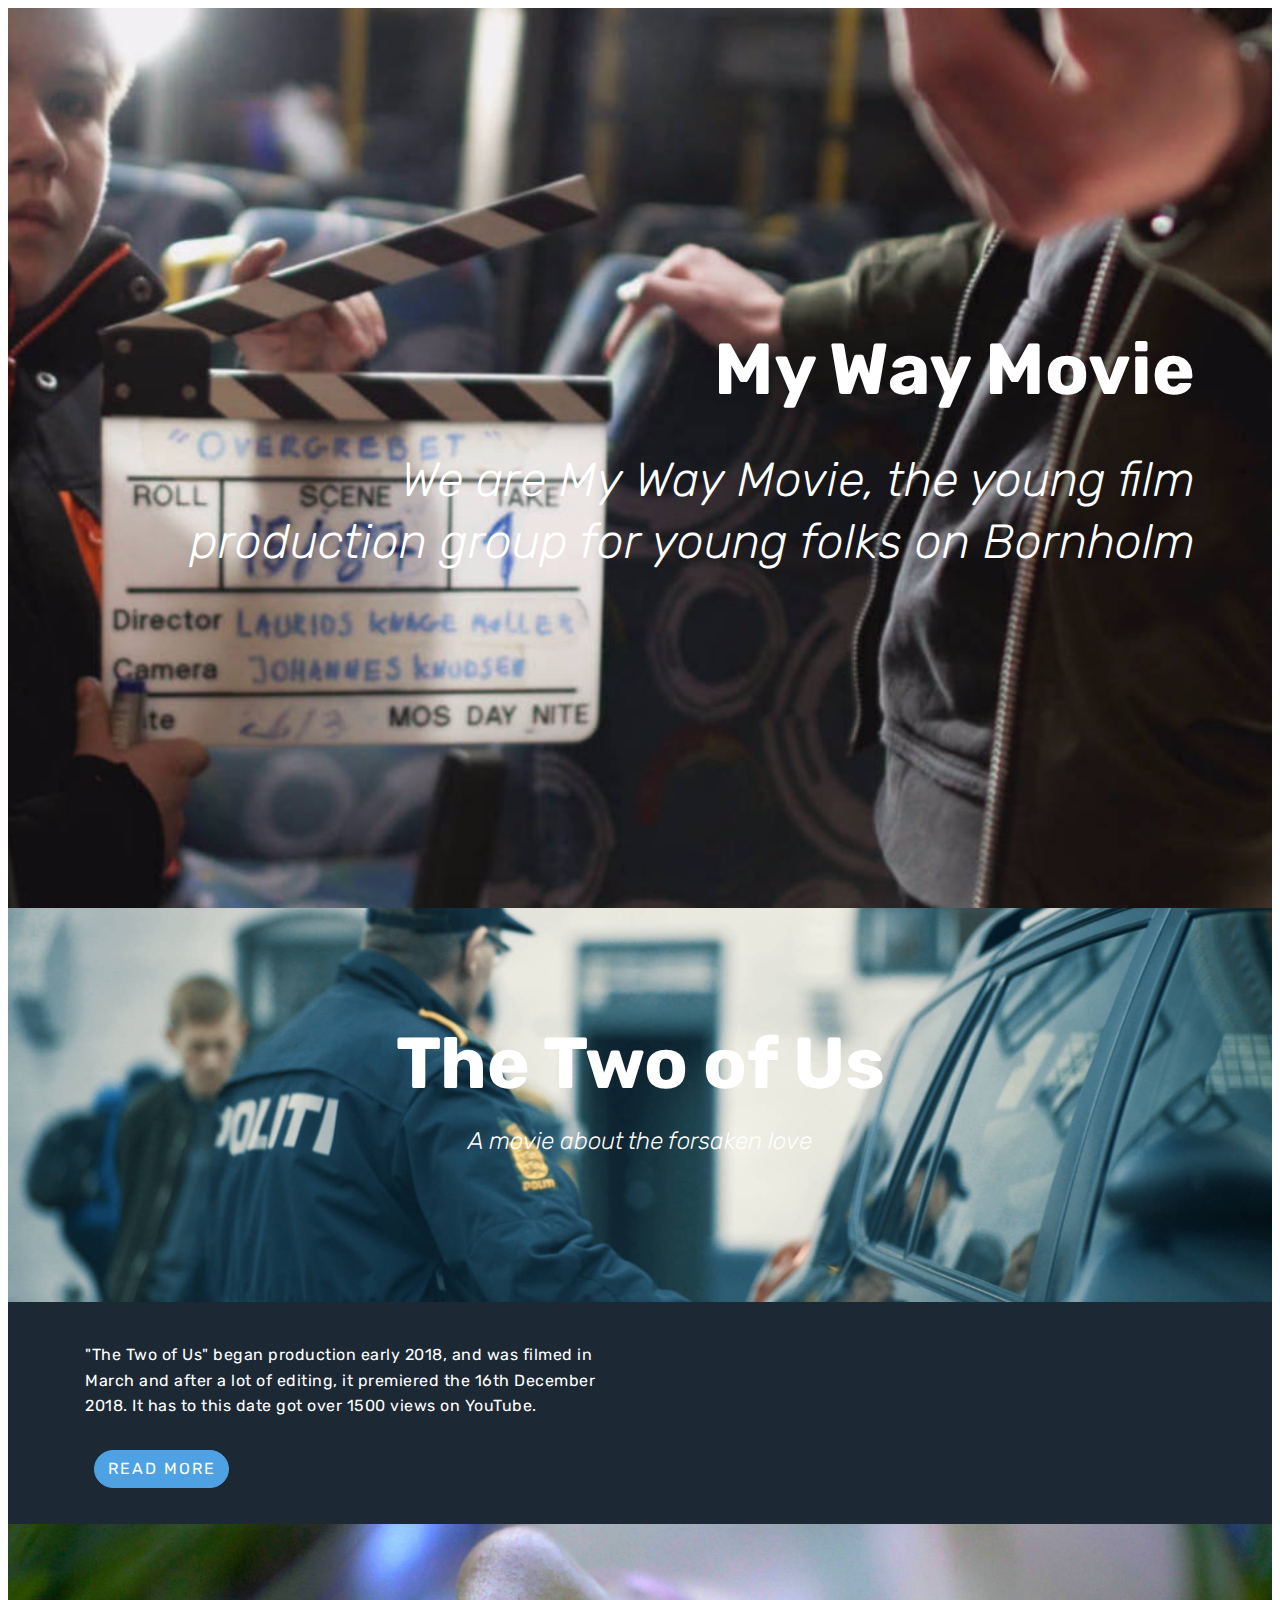
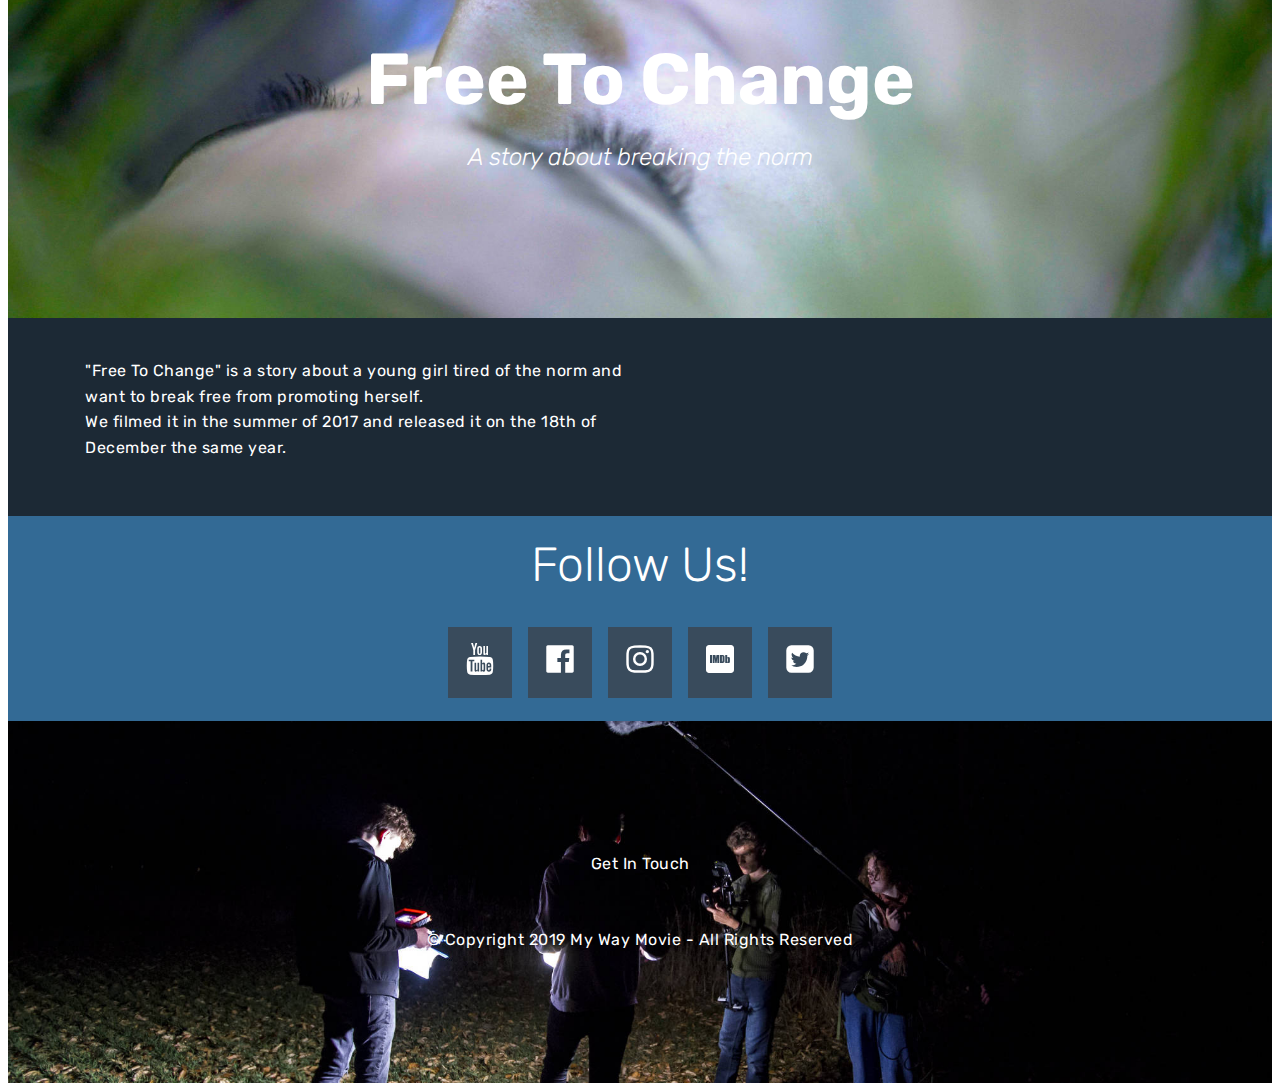
<file: www/index_amp.html>
<!DOCTYPE html>
<html amp>
<head>
  <!-- Site made with Mobirise Website Builder v4.9.1, https://mobirise.com -->
  <meta charset="UTF-8">
  <meta http-equiv="X-UA-Compatible" content="IE=edge">
  <meta name="generator" content="Mobirise v4.9.1, mobirise.com">
  <meta name="viewport" content="width=device-width, initial-scale=1, minimum-scale=1">
  <link rel="shortcut icon" href="assets/images/mwm-logo-alpha-128x128.png" type="image/x-icon">
  <meta name="description" content="Welcome to the website of the young film production group for young folks on Bornholm. We are called My Way Movie.
The current site is just temporary while we are building the final one.">
  <title>My Way Movie</title>
  <link rel="canonical" href="./index.html">
 <style amp-boilerplate>body{-webkit-animation:-amp-start 8s steps(1,end) 0s 1 normal both;-moz-animation:-amp-start 8s steps(1,end) 0s 1 normal both;-ms-animation:-amp-start 8s steps(1,end) 0s 1 normal both;animation:-amp-start 8s steps(1,end) 0s 1 normal both}@-webkit-keyframes -amp-start{from{visibility:hidden}to{visibility:visible}}@-moz-keyframes -amp-start{from{visibility:hidden}to{visibility:visible}}@-ms-keyframes -amp-start{from{visibility:hidden}to{visibility:visible}}@-o-keyframes -amp-start{from{visibility:hidden}to{visibility:visible}}@keyframes -amp-start{from{visibility:hidden}to{visibility:visible}}</style>
<noscript><style amp-boilerplate>body{-webkit-animation:none;-moz-animation:none;-ms-animation:none;animation:none}</style></noscript>
<link href="https://fonts.googleapis.com/css?family=Rubik:300,300i,400,400i,500,500i,700,700i,900,900i" rel="stylesheet">

 <style amp-custom>
div,span,h1,h2,h3,h4,h5,h6,p,blockquote,a,ol,ul,li,figcaption{font: inherit;}*{-webkit-box-sizing: border-box;box-sizing: border-box;}body{position: relative;font-style: normal;line-height: 1.5;}section{background-color: #eeeeee;background-position: 50% 50%;background-repeat: no-repeat;background-size: cover;}section,.container,.container-fluid{position: relative;word-wrap: break-word;}a.mbr-iconfont:hover{text-decoration: none;}h1,h2,h3{margin: auto;}h1,h3,p{padding: 10px 0;margin-bottom: 15px;}p,li,blockquote{color: #15181b;letter-spacing: 0.5px;line-height: 1.7;}ul,ol,pre,blockquote{margin-bottom: 0;margin-top: 0;}pre{background: #f4f4f4;padding: 10px 24px;white-space: pre-wrap;}p{margin-top: 0;}a{font-style: normal;font-weight: 400;cursor: pointer;}a,a:hover{text-decoration: none;}figure{margin-bottom: 0;}h1,h2,h3,h4,h5,h6,.h1,.h2,.h3,.h4,.h5,.h6,.display-1,.display-2,.display-3,.display-4{line-height: 1;word-break: break-word;word-wrap: break-word;}b,strong{font-weight: bold;}blockquote{padding: 10px 0 10px 20px;position: relative;border-left: 3px solid;}input:-webkit-autofill,input:-webkit-autofill:hover,input:-webkit-autofill:focus,input:-webkit-autofill:active{-webkit-transition-delay: 9999s;transition-delay: 9999s;-webkit-transition-property: background-color,color;-o-transition-property: background-color,color;transition-property: background-color,color;}html,body{height: auto;min-height: 100vh;}.mbr-section-title{font-style: normal;line-height: 1.2;}.mbr-section-subtitle{line-height: 1.3;}.mbr-text{font-style: normal;line-height: 1.6;}.btn{font-weight: 400;border-width: 2px;border-style: solid;font-style: normal;letter-spacing: 2px;margin: .4rem .8rem;white-space: normal;-webkit-transition: all .3s ease-in-out,-webkit-box-shadow 2s ease-in-out;transition: all .3s ease-in-out,-webkit-box-shadow 2s ease-in-out;-o-transition: all .3s ease-in-out,box-shadow 2s ease-in-out;transition: all .3s ease-in-out,box-shadow 2s ease-in-out;transition: all .3s ease-in-out,box-shadow 2s ease-in-out,-webkit-box-shadow 2s ease-in-out;display: -webkit-inline-box;display: -ms-inline-flexbox;display: inline-flex;-webkit-box-align: center;-ms-flex-align: center;align-items: center;-webkit-box-pack: center;-ms-flex-pack: center;justify-content: center;word-break: break-word;-webkit-align-items: center;-webkit-justify-content: center;display: -webkit-inline-flex;}.btn-form{border-radius: 0;}.btn-form:hover{cursor: pointer;}.mbr-figure img,.mbr-figure iframe{display: block;width: 100%;}.card{background-color: transparent;border: none;}.card-wrapper{-webkit-box-flex: 1;-webkit-flex: 1;}.card-img{text-align: center;-ms-flex-negative: 0;flex-shrink: 0;-webkit-flex-shrink: 0;}.media{max-width: 100%;margin: 0 auto;}.mbr-figure{-ms-flex-item-align: center;-ms-grid-row-align: center;-webkit-align-self: center;align-self: center;}.media-container > div{max-width: 100%;}.mbr-figure img,.card-img img{width: 100%;}@media (max-width: 991px){.media-size-item{width: auto;}.media{width: auto;}.mbr-figure{width: 100%;}}.hidden{visibility: hidden;}.super-hide{display: none;}.inactive{-webkit-user-select: none;-moz-user-select: none;-ms-user-select: none;user-select: none;pointer-events: none;-webkit-user-drag: none;user-drag: none;}textarea[type="hidden"]{display: none;}#scrollToTop{display: none;}.popover-content ul.show{min-height: 155px;}.mbr-white{color: #ffffff;}.mbr-black{color: #000000;}.mbr-bg-white{background-color: #ffffff;}.mbr-bg-black{background-color: #000000;}.align-left{text-align: left;}.align-center{text-align: center;}.align-right{text-align: right;}@media (max-width: 767px){.align-left,.align-center,.align-right,.mbr-section-btn,.mbr-section-title{text-align: center;}}.mbr-light{font-weight: 300;}.mbr-regular{font-weight: 400;}.mbr-semibold{font-weight: 500;}.mbr-bold{font-weight: 700;}.mbr-section-btn{margin-left: -.25rem;margin-right: -.25rem;font-size: 0;}nav .mbr-section-btn{margin-left: 0rem;margin-right: 0rem;}.btn .mbr-iconfont,.btn.btn-sm .mbr-iconfont{cursor: pointer;margin-right: 0.5rem;}.btn.btn-md .mbr-iconfont,.btn.btn-md .mbr-iconfont{margin-right: 0.8rem;}[type="submit"]{-webkit-appearance: none;}.mbr-fullscreen .mbr-overlay{height: 100vh;}.mbr-fullscreen{display: -webkit-box;display: -ms-flexbox;display: flex;display: -moz-flex;display: -ms-flex;display: -o-flex;-webkit-box-align: center;-ms-flex-align: center;align-items: center;-webkit-align-items: center;height: 100vh;-webkit-box-sizing: border-box;box-sizing: border-box;padding-top: 3rem;padding-bottom: 3rem;}section.sidebar-open:before{content: '';position: fixed;top: 0;bottom: 0;right: 0;left: 0;background-color: rgba(0,0,0,0.2);z-index: 1040;}amp-img img{max-height: 100%;max-width: 100%;}img.mbr-temp{width: 100%;}.is-builder .nodisplay + img[async],.is-builder .nodisplay + img[decoding="async"],.is-builder amp-img > a + img[async],.is-builder amp-img > a + img[decoding="async"]{display: none;}html:not(.is-builder) amp-img > a{position: absolute;top: 0;bottom: 0;left: 0;right: 0;z-index: 1;}.is-builder .temp-amp-sizer{position: absolute;}.is-builder amp-youtube .temp-amp-sizer,.is-builder amp-vimeo .temp-amp-sizer{position: static;}.is-builder section.horizontal-menu .ampstart-btn{display: none;}@media (max-width: 991px){.is-builder section.horizontal-menu .navbar-toggler{display: block;}}.is-builder section.horizontal-menu .dropdown-menu{z-index: auto;opacity: 1;pointer-events: auto;}.is-builder section.horizontal-menu .nav-dropdown .link.dropdown-toggle[aria-expanded="true"]{margin-right: 0;padding: 0.667em 1em;}.mobirise-spinner{position: absolute;top: 50%;left: 40%;margin-left: 10%;-webkit-transform: translate3d(-50%,-50%,0);z-index: 4;}.mobirise-spinner em{width: 24px;height: 24px;border-radius: 100%;display: inline-block;-webkit-animation: slide 1s infinite;}.mobirise-spinner em:nth-child(1){-webkit-animation-delay: 0.1s;}.mobirise-spinner em:nth-child(2){-webkit-animation-delay: 0.2s;}.mobirise-spinner em:nth-child(3){-webkit-animation-delay: 0.3s;}@-webkit-keyframes slide{0%{-webkit-transform: scale(1);}50%{opacity: 0.3;-webkit-transform: scale(2);}100%{-webkit-transform: scale(1);}}@keyframes slide{0%{-webkit-transform: scale(1);}50%{opacity: 0.3;-webkit-transform: scale(2);}100%{-webkit-transform: scale(1);}}.mobirise-loader .amp-active > div{display: none;}.mbr-container{max-width: 800px;padding: 0 10px;margin: 0 auto;position: relative;}.container{padding-right: 15px;padding-left: 15px;width: 100%;margin-right: auto;margin-left: auto;}@media (max-width: 767px){.container{max-width: 540px;}}@media (min-width: 768px){.container{max-width: 720px;}}@media (min-width: 992px){.container{max-width: 960px;}}@media (min-width: 1200px){.container{max-width: 1140px;}}.mbr-row{display: -webkit-box;display: -ms-flexbox;display: flex;-ms-flex-wrap: wrap;flex-wrap: wrap;margin-right: -15px;margin-left: -15px;}.mbr-justify-content-center{-webkit-box-pack: center;-ms-flex-pack: center;justify-content: center;-webkit-justify-content: center;}@media (max-width: 767px){.mbr-col-sm-12{-ms-flex: 0 0 100%;-webkit-box-flex: 0;flex: 0 0 100%;max-width: 100%;padding-right: 15px;padding-left: 15px;-webkit-flex: 0 0 100%;}.mbr-row{margin: 0;}}@media (min-width: 768px){.mbr-col-md-3{-ms-flex: 0 0 25%;-webkit-box-flex: 0;flex: 0 0 25%;max-width: 25%;padding-right: 15px;padding-left: 15px;-webkit-flex: 0 0 25%;}.mbr-col-md-4{-ms-flex: 0 0 33.333333%;-webkit-box-flex: 0;flex: 0 0 33.333333%;max-width: 33.333333%;padding-right: 15px;padding-left: 15px;-webkit-flex: 0 0 33.333333%;}.mbr-col-md-5{-ms-flex: 0 0 41.666667%;-webkit-box-flex: 0;flex: 0 0 41.666667%;max-width: 41.666667%;padding-right: 15px;padding-left: 15px;-webkit-flex: 0 0 41.666667%;}.mbr-col-md-6{-ms-flex: 0 0 50%;-webkit-box-flex: 0;flex: 0 0 50%;max-width: 50%;padding-right: 15px;padding-left: 15px;-webkit-flex: 0 0 50%;}.mbr-col-md-7{-ms-flex: 0 0 58.333333%;-webkit-box-flex: 0;flex: 0 0 58.333333%;max-width: 58.333333%;padding-right: 15px;padding-left: 15px;-webkit-flex: 0 0 58.333333%;}.mbr-col-md-8{-ms-flex: 0 0 66.666667%;-webkit-box-flex: 0;flex: 0 0 66.666667%;max-width: 66.666667%;padding-left: 15px;padding-right: 15px;-webkit-flex: 0 0 66.666667%;}.mbr-col-md-10{-ms-flex: 0 0 83.333333%;-webkit-box-flex: 0;flex: 0 0 83.333333%;max-width: 83.333333%;padding-left: 15px;padding-right: 15px;-webkit-flex: 0 0 83.333333%;}.mbr-col-md-12{-ms-flex: 0 0 100%;-webkit-box-flex: 0;flex: 0 0 100%;max-width: 100%;padding-right: 15px;padding-left: 15px;-webkit-flex: 0 0 100%;}}@media (min-width: 992px){.mbr-col-lg-2{-ms-flex: 0 0 16.666667%;-webkit-box-flex: 0;flex: 0 0 16.666667%;max-width: 16.666667%;padding-right: 15px;padding-left: 15px;-webkit-flex: 0 0 16.666667%;}.mbr-col-lg-3{-ms-flex: 0 0 25%;-webkit-box-flex: 0;flex: 0 0 25%;max-width: 25%;padding-right: 15px;padding-left: 15px;-webkit-flex: 0 0 25%;}.mbr-col-lg-4{-ms-flex: 0 0 33.33%;-webkit-box-flex: 0;flex: 0 0 33.33%;max-width: 33.33%;padding-right: 15px;padding-left: 15px;-webkit-flex: 0 0 33.33%;}.mbr-col-lg-5{-ms-flex: 0 0 41.666%;-webkit-box-flex: 0;flex: 0 0 41.666%;max-width: 41.666%;padding-right: 15px;padding-left: 15px;-webkit-flex: 0 0 41.666%;}.mbr-col-lg-6{-ms-flex: 0 0 50%;-webkit-box-flex: 0;flex: 0 0 50%;max-width: 50%;padding-right: 15px;padding-left: 15px;-webkit-flex: 0 0 50%;}.mbr-col-lg-8{-ms-flex: 0 0 66.666667%;-webkit-box-flex: 0;flex: 0 0 66.666667%;max-width: 66.666667%;padding-left: 15px;padding-right: 15px;-webkit-flex: 0 0 66.666667%;}.mbr-col-lg-10{-ms-flex: 0 0 83.3333%;-webkit-box-flex: 0;flex: 0 0 83.3333%;max-width: 83.3333%;padding-right: 15px;padding-left: 15px;-webkit-flex: 0 0 83.3333%;}.mbr-col-lg-12{-ms-flex: 0 0 100%;-webkit-box-flex: 0;flex: 0 0 100%;max-width: 100%;padding-right: 15px;padding-left: 15px;-webkit-flex: 0 0 100%;}}@media (min-width: 1200px){.mbr-col-xl-7{-ms-flex: 0 0 58.333333%;-webkit-box-flex: 0;flex: 0 0 58.333333%;max-width: 58.333333%;padding-right: 15px;padding-left: 15px;-webkit-flex: 0 0 58.333333%;}.mbr-col-xl-8{-ms-flex: 0 0 66.666667%;-webkit-box-flex: 0;flex: 0 0 66.666667%;max-width: 66.666667%;padding-left: 15px;padding-right: 15px;-webkit-flex: 0 0 66.666667%;}}amp-sidebar{background: transparent;}#scrollToTopMarker{position: absolute;width: 0px;height: 0px;top: 300px;}#scrollToTopButton{position: fixed;bottom: 25px;right: 25px;opacity: .4;z-index: 5000;font-size: 32px;height: 60px;width: 60px;border: none;border-radius: 3px;cursor: pointer;}#scrollToTopButton:focus{outline: none;}#scrollToTopButton a:before{content: '';position: absolute;height: 40%;top: 36%;width: 2px;left: calc(50% - 1px);}#scrollToTopButton a:after{content: '';position: absolute;border-top: 2px solid;border-right: 2px solid;width: 40%;height: 40%;left: calc(30% - 1px);bottom: 30%;-ms-transform: rotate(-45deg);transform: rotate(-45deg);-webkit-transform: rotate(-45deg);}.is-builder #scrollToTopButton a:after{left: 30%;}
body{font-family: Roboto;}blockquote{border-color: #4ea2e3;}.display-1{font-family: 'Rubik',sans-serif;font-size: 4.5rem;}.display-2{font-family: 'Rubik',sans-serif;font-size: 3rem;}.display-4{font-family: 'Rubik',sans-serif;font-size: 1rem;}.display-5{font-family: 'Rubik',sans-serif;font-size: 1.5rem;}.display-7{font-family: 'Rubik',sans-serif;font-size: 1rem;}.display-1 .mbr-iconfont-btn{font-size: 4.5rem;width: 4.5rem;}.display-2 .mbr-iconfont-btn{font-size: 3rem;width: 3rem;}.display-4 .mbr-iconfont-btn{font-size: 1rem;width: 1rem;}.display-5 .mbr-iconfont-btn{font-size: 1.5rem;width: 1.5rem;}.display-7 .mbr-iconfont-btn{font-size: 1rem;width: 1rem;}@media (max-width: 768px){.display-1{font-size: 3.6rem;font-size: calc( 2.225rem + (4.5 - 2.225) * ((100vw - 20rem) / (48 - 20)));line-height: calc( 1.4 * (2.225rem + (4.5 - 2.225) * ((100vw - 20rem) / (48 - 20))));}.display-2{font-size: 2.4rem;font-size: calc( 1.7rem + (3 - 1.7) * ((100vw - 20rem) / (48 - 20)));line-height: calc( 1.4 * (1.7rem + (3 - 1.7) * ((100vw - 20rem) / (48 - 20))));}.display-4{font-size: 0.8rem;font-size: calc( 1rem + (1 - 1) * ((100vw - 20rem) / (48 - 20)));line-height: calc( 1.4 * (1rem + (1 - 1) * ((100vw - 20rem) / (48 - 20))));}.display-5{font-size: 1.2rem;font-size: calc( 1.175rem + (1.5 - 1.175) * ((100vw - 20rem) / (48 - 20)));line-height: calc( 1.4 * (1.175rem + (1.5 - 1.175) * ((100vw - 20rem) / (48 - 20))));}}.btn{padding: 1rem 2rem;border-radius: 0px;}.btn-sm{border-width: 1px;padding: 0.6rem 0.8rem;border-radius: 0px;}.btn-md{font-weight: 600;padding: 1rem 2rem;border-radius: 0px;}.bg-primary{background-color: #4ea2e3;}.bg-success{background-color: #0dcd7b;}.bg-info{background-color: #8282e7;}.bg-warning{background-color: #767676;}.bg-danger{background-color: #a0a0a0;}.btn-primary,.btn-primary:active,.btn-primary.active{background-color: #4ea2e3;border-color: #4ea2e3;color: #ffffff;}.btn-primary:hover,.btn-primary:focus,.btn-primary.focus{color: #ffffff;background-color: #1f7dc5;border-color: #1f7dc5;}.btn-primary.disabled,.btn-primary:disabled{color: #ffffff;background-color: #1f7dc5;border-color: #1f7dc5;}.btn-secondary,.btn-secondary:active,.btn-secondary.active{background-color: #ff3366;border-color: #ff3366;color: #ffffff;}.btn-secondary:hover,.btn-secondary:focus,.btn-secondary.focus{color: #ffffff;background-color: #e50039;border-color: #e50039;}.btn-secondary.disabled,.btn-secondary:disabled{color: #ffffff;background-color: #e50039;border-color: #e50039;}.btn-info,.btn-info:active,.btn-info.active{background-color: #8282e7;border-color: #8282e7;color: #ffffff;}.btn-info:hover,.btn-info:focus,.btn-info.focus{color: #ffffff;background-color: #4242db;border-color: #4242db;}.btn-info.disabled,.btn-info:disabled{color: #ffffff;background-color: #4242db;border-color: #4242db;}.btn-success,.btn-success:active,.btn-success.active{background-color: #0dcd7b;border-color: #0dcd7b;color: #ffffff;}.btn-success:hover,.btn-success:focus,.btn-success.focus{color: #ffffff;background-color: #088550;border-color: #088550;}.btn-success.disabled,.btn-success:disabled{color: #ffffff;background-color: #088550;border-color: #088550;}.btn-warning,.btn-warning:active,.btn-warning.active{background-color: #767676;border-color: #767676;color: #ffffff;}.btn-warning:hover,.btn-warning:focus,.btn-warning.focus{color: #ffffff;background-color: #505050;border-color: #505050;}.btn-warning.disabled,.btn-warning:disabled{color: #ffffff;background-color: #505050;border-color: #505050;}.btn-danger,.btn-danger:active,.btn-danger.active{background-color: #a0a0a0;border-color: #a0a0a0;color: #ffffff;}.btn-danger:hover,.btn-danger:focus,.btn-danger.focus{color: #ffffff;background-color: #7a7a7a;border-color: #7a7a7a;}.btn-danger.disabled,.btn-danger:disabled{color: #ffffff;background-color: #7a7a7a;border-color: #7a7a7a;}.btn-black,.btn-black:active,.btn-black.active{background-color: #333333;border-color: #333333;color: #ffffff;}.btn-black:hover,.btn-black:focus,.btn-black.focus{color: #ffffff;background-color: #0d0d0d;border-color: #0d0d0d;}.btn-black.disabled,.btn-black:disabled{color: #ffffff;background-color: #0d0d0d;border-color: #0d0d0d;}.btn-white,.btn-white:active,.btn-white.active{background-color: #ffffff;border-color: #ffffff;color: #808080;}.btn-white:hover,.btn-white:focus,.btn-white.focus{color: #808080;background-color: #d9d9d9;border-color: #d9d9d9;}.btn-white.disabled,.btn-white:disabled{color: #808080;background-color: #d9d9d9;border-color: #d9d9d9;}.btn-white,.btn-white:active,.btn-white.active{color: #333333;}.btn-white:hover,.btn-white:focus,.btn-white.focus{color: #333333;}.btn-white.disabled,.btn-white:disabled{color: #333333;}.btn-primary-outline,.btn-primary-outline:active,.btn-primary-outline.active{background: none;border-color: #1c6faf;color: #1c6faf;}.btn-primary-outline:hover,.btn-primary-outline:focus,.btn-primary-outline.focus{color: #ffffff;background-color: #4ea2e3;border-color: #4ea2e3;}.btn-primary-outline.disabled,.btn-primary-outline:disabled{color: #ffffff;background-color: #4ea2e3;border-color: #4ea2e3;}.btn-secondary-outline,.btn-secondary-outline:active,.btn-secondary-outline.active{background: none;border-color: #cc0033;color: #cc0033;}.btn-secondary-outline:hover,.btn-secondary-outline:focus,.btn-secondary-outline.focus{color: #ffffff;background-color: #ff3366;border-color: #ff3366;}.btn-secondary-outline.disabled,.btn-secondary-outline:disabled{color: #ffffff;background-color: #ff3366;border-color: #ff3366;}.btn-info-outline,.btn-info-outline:active,.btn-info-outline.active{background: none;border-color: #2c2cd7;color: #2c2cd7;}.btn-info-outline:hover,.btn-info-outline:focus,.btn-info-outline.focus{color: #ffffff;background-color: #8282e7;border-color: #8282e7;}.btn-info-outline.disabled,.btn-info-outline:disabled{color: #ffffff;background-color: #8282e7;border-color: #8282e7;}.btn-success-outline,.btn-success-outline:active,.btn-success-outline.active{background: none;border-color: #076d41;color: #076d41;}.btn-success-outline:hover,.btn-success-outline:focus,.btn-success-outline.focus{color: #ffffff;background-color: #0dcd7b;border-color: #0dcd7b;}.btn-success-outline.disabled,.btn-success-outline:disabled{color: #ffffff;background-color: #0dcd7b;border-color: #0dcd7b;}.btn-warning-outline,.btn-warning-outline:active,.btn-warning-outline.active{background: none;border-color: #434343;color: #434343;}.btn-warning-outline:hover,.btn-warning-outline:focus,.btn-warning-outline.focus{color: #ffffff;background-color: #767676;border-color: #767676;}.btn-warning-outline.disabled,.btn-warning-outline:disabled{color: #ffffff;background-color: #767676;border-color: #767676;}.btn-danger-outline,.btn-danger-outline:active,.btn-danger-outline.active{background: none;border-color: #6d6d6d;color: #6d6d6d;}.btn-danger-outline:hover,.btn-danger-outline:focus,.btn-danger-outline.focus{color: #ffffff;background-color: #a0a0a0;border-color: #a0a0a0;}.btn-danger-outline.disabled,.btn-danger-outline:disabled{color: #ffffff;background-color: #a0a0a0;border-color: #a0a0a0;}.btn-black-outline,.btn-black-outline:active,.btn-black-outline.active{background: none;border-color: #000000;color: #000000;}.btn-black-outline:hover,.btn-black-outline:focus,.btn-black-outline.focus{color: #ffffff;background-color: #333333;border-color: #333333;}.btn-black-outline.disabled,.btn-black-outline:disabled{color: #ffffff;background-color: #333333;border-color: #333333;}.btn-white-outline,.btn-white-outline:active,.btn-white-outline.active{background: none;border-color: #ffffff;color: #ffffff;}.btn-white-outline:hover,.btn-white-outline:focus,.btn-white-outline.focus{color: #333333;background-color: #ffffff;border-color: #ffffff;}.text-primary{color: #4ea2e3;}.text-secondary{color: #ff3366;}.text-success{color: #0dcd7b;}.text-info{color: #8282e7;}.text-warning{color: #767676;}.text-danger{color: #a0a0a0;}.text-white{color: #ffffff;}.text-black{color: #000000;}a.text-primary:hover,a.text-primary:focus{color: #1c6faf;}a.text-secondary:hover,a.text-secondary:focus{color: #cc0033;}a.text-success:hover,a.text-success:focus{color: #076d41;}a.text-info:hover,a.text-info:focus{color: #2c2cd7;}a.text-warning:hover,a.text-warning:focus{color: #434343;}a.text-danger:hover,a.text-danger:focus{color: #6d6d6d;}a.text-white:hover,a.text-white:focus{color: #b3b3b3;}a.text-black:hover,a.text-black:focus{color: #4d4d4d;}.alert-success{background-color: #0dcd7b;}.alert-info{background-color: #8282e7;}.alert-warning{background-color: #767676;}.alert-danger{background-color: #a0a0a0;}.mbr-section-btn a.btn:not(.btn-form){border-radius: 100px;transition-property: background-color,color,border-color,box-shadow;transition-duration: .3s,.3s,.3s,.8s;transition-timing-function: ease-in-out;}.mbr-section-btn a.btn:not(.btn-form):hover{box-shadow: 0 10px 40px 0 rgba(0,0,0,0.2);}.nav-tabs .nav-link{border-radius: 100px;}a,a:hover{color: #4ea2e3;}.mbr-plan-header.bg-primary .mbr-plan-subtitle,.mbr-plan-header.bg-primary .mbr-plan-price-desc{color: #feffff;}.mbr-plan-header.bg-success .mbr-plan-subtitle,.mbr-plan-header.bg-success .mbr-plan-price-desc{color: #acfad9;}.mbr-plan-header.bg-info .mbr-plan-subtitle,.mbr-plan-header.bg-info .mbr-plan-price-desc{color: #ffffff;}.mbr-plan-header.bg-warning .mbr-plan-subtitle,.mbr-plan-header.bg-warning .mbr-plan-price-desc{color: #b6b6b6;}.mbr-plan-header.bg-danger .mbr-plan-subtitle,.mbr-plan-header.bg-danger .mbr-plan-price-desc{color: #e0e0e0;}.mobirise-spinner em:nth-child(1){background: #4ea2e3;}.mobirise-spinner em:nth-child(2){background: #ff3366;}.mobirise-spinner em:nth-child(3){background: #0dcd7b;}#scrollToTopMarker{display: none;}#scrollToTopButton{background-color: #4ea2e3;border-radius: 50%;}#scrollToTopButton a:before{background: #ffffff;}#scrollToTopButton a:after{border-top-color: #ffffff;border-right-color: #ffffff;}.cid-rheqp3tf3T{background-image: url("assets/images/bus-1.1.8-1-1405x680.jpg");}.cid-rher0Jlg9u{padding-top: 120px;padding-bottom: 120px;background-image: url("assets/images/politi-1.8.1-1.8.1-2000x1125.jpg");}.cid-rher0Jlg9u .mbr-title{padding-bottom: 1rem;}.cid-rher0Jlg9u .mbr-section-btn{padding-top: 1.5rem;}.cid-rheqGw6VZ2{padding-top: 30px;padding-bottom: 30px;background-color: #1c2935;}.cid-rheqGw6VZ2 .mbr-row{-webkit-flex-direction: row-reverse;flex-direction: row-reverse;}.cid-rheqGw6VZ2 .text-block{margin: auto;}.cid-rheuZ4HH8s{padding-top: 120px;padding-bottom: 120px;background-image: url("assets/images/untitled-4.34.1-2000x851.jpg");}.cid-rheuZ4HH8s .mbr-title{padding-bottom: 1rem;}.cid-rheuZ4HH8s .mbr-section-btn{padding-top: 1.5rem;}.cid-rhev3w7PTn{padding-top: 30px;padding-bottom: 30px;background-color: #1c2935;}.cid-rhev3w7PTn .mbr-row{-webkit-flex-direction: row-reverse;flex-direction: row-reverse;}.cid-rhev3w7PTn .text-block{margin: auto;}.cid-rheqULPAMx{padding-top: 15px;padding-bottom: 15px;background-color: #336a95;}.cid-rheqULPAMx h1{margin-bottom: 20px;}.cid-rheqULPAMx .wrapper{text-align: center;}.cid-rheqULPAMx .icons-list a{display: inline-block;padding: 1rem;margin: .5rem;background: #394b5c;}.cid-rheqULPAMx .icons-list a .iconfont-wrapper{display: inline-block;width: 2rem;height: 2rem;}.cid-rheqULPAMx .icons-list a .iconfont-wrapper .amp-iconfont{color: #ffffff;font-size: 2rem;}.cid-rheqULPAMx H1{color: #ffffff;text-align: center;}.cid-rhexmGt01D{padding-top: 120px;padding-bottom: 120px;background-image: url("assets/images/img-7887-2000x1333.jpg");}.cid-rhexmGt01D p{margin: 0;color: #ffffff;}
.engine{position: absolute;text-indent: -2400px;text-align: center;padding: 0;top: 0;left: -2400px;}[class*="-iconfont"]{display: inline-flex;}</style>

  <script async  src="https://cdn.ampproject.org/v0.js"></script>
  <script async custom-element="amp-analytics" src="https://cdn.ampproject.org/v0/amp-analytics-0.1.js"></script>
  <script async custom-element="amp-youtube" src="https://cdn.ampproject.org/v0/amp-youtube-0.1.js"></script>


</head>
<body>
  <section class="header1 cid-rheqp3tf3T mbr-fullscreen" id="header1-0">



    <div class="container">
        <h1 class="mbr-section-title mbr-fonts-style align-right mbr-bold mbr-white display-1">
            <strong>My Way Movie</strong></h1>
        <h3 class="mbr-section-subtitle mbr-fonts-style align-right mbr-white mbr-light display-2"><em>We are My Way Movie, the young film
</em><div><em>production group for young folks on Bornholm</em></div></h3>


    </div>

</section>

<section class="engine"><a href="https://mobirise.info/g">build your own website for free</a></section><section class="mbr-section content18 cid-rher0Jlg9u" id="content18-9">



    <div class="mbr-container">
        <h2 class="mbr-title align-center mbr-fonts-style mbr-bold mbr-white display-1">The Two of Us</h2>
        <h3 class="mbr-section-subtitle align-center mbr-light  mbr-fonts-style mbr-white display-5"><em>A movie about the forsaken love</em></h3>

    </div>
</section>

<section class="features11 cid-rheqGw6VZ2" id="features11-3">



    <div class="container">
        <div class="mbr-row mbr-justify-content-center">
            <div class="video-block mbr-col-sm-12 mbr-col-md-6"><amp-youtube width="16" height="9" layout="responsive" data-videoid="FELA2G0h4Hk" class="mobirise-loader"></amp-youtube>

            </div>
            <div class="text-block mbr-col-sm-12 mbr-col-md-6">

                <p class="mbr-fonts-style mbr-text align-left mbr-white display-7">
                   "The Two of Us" began production early 2018, and was filmed in March and after a lot of editing, it premiered the 16th December 2018. It has to this date got over 1500 views on YouTube.
                </p>
                <div class="mbr-section-btn align-left"><a class="btn btn-sm btn-primary display-4" href="https://www.imdb.com/title/tt9070640/" target="_blank">READ MORE</a></div>
            </div>
        </div>
    </div>
</section>

<section class="mbr-section content18 cid-rheuZ4HH8s" id="content18-c">



    <div class="mbr-container">
        <h2 class="mbr-title align-center mbr-fonts-style mbr-bold mbr-white display-1">
            Free To Change</h2>
        <h3 class="mbr-section-subtitle align-center mbr-light  mbr-fonts-style mbr-white display-5"><em>A story about breaking the norm</em></h3>

    </div>
</section>

<section class="features11 cid-rhev3w7PTn" id="features11-d">



    <div class="container">
        <div class="mbr-row mbr-justify-content-center">
            <div class="video-block mbr-col-sm-12 mbr-col-md-6"><amp-youtube width="16" height="9" layout="responsive" data-videoid="jCFhZKkNsUw" class="mobirise-loader"></amp-youtube>

            </div>
            <div class="text-block mbr-col-sm-12 mbr-col-md-6">

                <p class="mbr-fonts-style mbr-text align-left mbr-white display-7">"Free To Change" is a story about a young girl tired of the norm and want to break free from promoting herself.
<br>We filmed it in the summer of 2017 and released it on the 18th of December the same year.</p>

            </div>
        </div>
    </div>
</section>

<section class="social-follow cid-rheqULPAMx" id="social-follow-7">



    <div class="wrapper">
        <h1 class="mbr-fonts-style align-center mbr-light display-2">
            Follow Us!</h1>
        <div class="icons-list">

          <a href="https://www.youtube.com/channel/UCysonj_CXyakuysfNULR3MQ" target="_blank">
              <span class="iconfont-wrapper">
                  <span class="amp-iconfont fa-youtube fa"><svg width="32" height="32" viewBox="0 0 1792 1792" xmlns="http://www.w3.org/2000/svg" fill="currentColor"><path d="M1099 1244v211q0 67-39 67-23 0-45-22v-301q22-22 45-22 39 0 39 67zm338 1v46h-90v-46q0-68 45-68t45 68zm-966-218h107v-94h-312v94h105v569h100v-569zm288 569h89v-494h-89v378q-30 42-57 42-18 0-21-21-1-3-1-35v-364h-89v391q0 49 8 73 12 37 58 37 48 0 102-61v54zm429-148v-197q0-73-9-99-17-56-71-56-50 0-93 54v-217h-89v663h89v-48q45 55 93 55 54 0 71-55 9-27 9-100zm338-10v-13h-91q0 51-2 61-7 36-40 36-46 0-46-69v-87h179v-103q0-79-27-116-39-51-106-51-68 0-107 51-28 37-28 116v173q0 79 29 116 39 51 108 51 72 0 108-53 18-27 21-54 2-9 2-58zm-608-913v-210q0-69-43-69t-43 69v210q0 70 43 70t43-70zm719 751q0 234-26 350-14 59-58 99t-102 46q-184 21-555 21t-555-21q-58-6-102.5-46t-57.5-99q-26-112-26-350 0-234 26-350 14-59 58-99t103-47q183-20 554-20t555 20q58 7 102.5 47t57.5 99q26 112 26 350zm-998-1276h102l-121 399v271h-100v-271q-14-74-61-212-37-103-65-187h106l71 263zm370 333v175q0 81-28 118-38 51-106 51-67 0-105-51-28-38-28-118v-175q0-80 28-117 38-51 105-51 68 0 106 51 28 37 28 117zm335-162v499h-91v-55q-53 62-103 62-46 0-59-37-8-24-8-75v-394h91v367q0 33 1 35 3 22 21 22 27 0 57-43v-381h91z"></path></svg></span>
              </span>
          </a><a href="https://www.facebook.com/mywaymovie/" target="_blank">
              <span class="iconfont-wrapper">
                  <span class="amp-iconfont fa-facebook-official fa"><svg width="32" height="32" viewBox="0 0 1792 1792" xmlns="http://www.w3.org/2000/svg" fill="currentColor"><path d="M1579 128q35 0 60 25t25 60v1366q0 35-25 60t-60 25h-391v-595h199l30-232h-229v-148q0-56 23.5-84t91.5-28l122-1v-207q-63-9-178-9-136 0-217.5 80t-81.5 226v171h-200v232h200v595h-735q-35 0-60-25t-25-60v-1366q0-35 25-60t60-25h1366z"></path></svg></span>
              </span>
          </a><a href="https://www.instagram.com/wearemwm/" target="_blank">
              <span class="iconfont-wrapper">
                  <span class="amp-iconfont fa-instagram fa"><svg width="32" height="32" viewBox="0 0 1792 1792" xmlns="http://www.w3.org/2000/svg" fill="currentColor"><path d="M1152 896q0-106-75-181t-181-75-181 75-75 181 75 181 181 75 181-75 75-181zm138 0q0 164-115 279t-279 115-279-115-115-279 115-279 279-115 279 115 115 279zm108-410q0 38-27 65t-65 27-65-27-27-65 27-65 65-27 65 27 27 65zm-502-220q-7 0-76.5-.5t-105.5 0-96.5 3-103 10-71.5 18.5q-50 20-88 58t-58 88q-11 29-18.5 71.5t-10 103-3 96.5 0 105.5.5 76.5-.5 76.5 0 105.5 3 96.5 10 103 18.5 71.5q20 50 58 88t88 58q29 11 71.5 18.5t103 10 96.5 3 105.5 0 76.5-.5 76.5.5 105.5 0 96.5-3 103-10 71.5-18.5q50-20 88-58t58-88q11-29 18.5-71.5t10-103 3-96.5 0-105.5-.5-76.5.5-76.5 0-105.5-3-96.5-10-103-18.5-71.5q-20-50-58-88t-88-58q-29-11-71.5-18.5t-103-10-96.5-3-105.5 0-76.5.5zm768 630q0 229-5 317-10 208-124 322t-322 124q-88 5-317 5t-317-5q-208-10-322-124t-124-322q-5-88-5-317t5-317q10-208 124-322t322-124q88-5 317-5t317 5q208 10 322 124t124 322q5 88 5 317z"></path></svg></span>
              </span>
          </a><a href="https://www.imdb.com/search/title?companies=co0716338" target="_blank">
              <span class="iconfont-wrapper">
                <span class="amp-iconfont fa-film fa"><svg width="32" height="32" aria-hidden="true" focusable="false" data-prefix="fab" data-icon="imdb" class="svg-inline--fa fa-imdb fa-w-14" role="img" xmlns="http://www.w3.org/2000/svg" viewBox="0 0 448 512"><path fill="currentColor" d="M400 32H48C21.5 32 0 53.5 0 80v352c0 26.5 21.5 48 48 48h352c26.5 0 48-21.5 48-48V80c0-26.5-21.5-48-48-48zM21.3 229.2H21c.1-.1.2-.3.3-.4zM97 319.8H64V192h33zm113.2 0h-28.7v-86.4l-11.6 86.4h-20.6l-12.2-84.5v84.5h-29V192h42.8c3.3 19.8 6 39.9 8.7 59.9l7.6-59.9h43zm11.4 0V192h24.6c17.6 0 44.7-1.6 49 20.9 1.7 7.6 1.4 16.3 1.4 24.4 0 88.5 11.1 82.6-75 82.5zm160.9-29.2c0 15.7-2.4 30.9-22.2 30.9-9 0-15.2-3-20.9-9.8l-1.9 8.1h-29.8V192h31.7v41.7c6-6.5 12-9.2 20.9-9.2 21.4 0 22.2 12.8 22.2 30.1zM265 229.9c0-9.7 1.6-16-10.3-16v83.7c12.2.3 10.3-8.7 10.3-18.4zm85.5 26.1c0-5.4 1.1-12.7-6.2-12.7-6 0-4.9 8.9-4.9 12.7 0 .6-1.1 39.6 1.1 44.7.8 1.6 2.2 2.4 3.8 2.4 7.8 0 6.2-9 6.2-14.4z"></path></svg>
              </span></span></a><a href="https://twitter.com/my_way_movie" target="_blank">
                <span class="iconfont-wrapper">
                    <span class="amp-iconfont fa-twitter-square fa"><svg width="32" height="32" viewBox="0 0 1792 1792" xmlns="http://www.w3.org/2000/svg" fill="currentColor"><path d="M1408 610q-56 25-121 34 68-40 93-117-65 38-134 51-61-66-153-66-87 0-148.5 61.5t-61.5 148.5q0 29 5 48-129-7-242-65t-192-155q-29 50-29 106 0 114 91 175-47-1-100-26v2q0 75 50 133.5t123 72.5q-29 8-51 8-13 0-39-4 21 63 74.5 104t121.5 42q-116 90-261 90-26 0-50-3 148 94 322 94 112 0 210-35.5t168-95 120.5-137 75-162 24.5-168.5q0-18-1-27 63-45 105-109zm256-194v960q0 119-84.5 203.5t-203.5 84.5h-960q-119 0-203.5-84.5t-84.5-203.5v-960q0-119 84.5-203.5t203.5-84.5h960q119 0 203.5 84.5t84.5 203.5z"></path></svg></span>
               </span>
              </a>
        </div>
        </div>
    </section>

<section class="footer1 cid-rhexmGt01D" id="footer1-f">



    <div class="container">
        <div class="mbr-col-sm-12 align-center mbr-white">
            <p class="mbr-text mbr-fonts-style display-7"><em><strong><a href="mailto:mywaymovie6@gmail.com" class="text-white">Get In Touch</a><br></strong></em><a href="mailto:mywaymovie6@gmail.com" class="text-white"><br></a><br>© Copyright 2019 My Way Movie - All Rights Reserved
            </p>
        </div>
    </div>
</section>




</body>
</html>
</file>
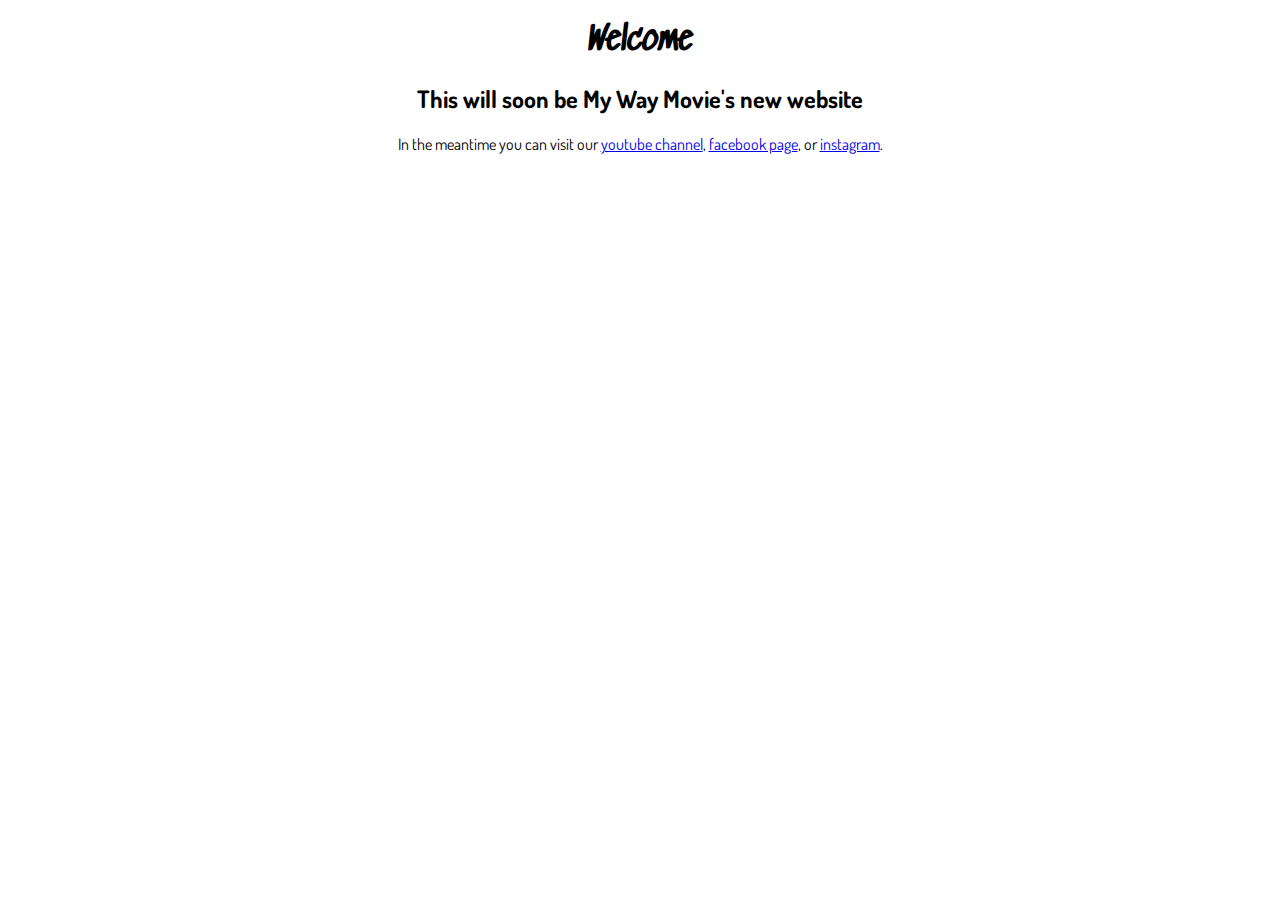
<file: www/index_amp_old.html>
<!doctype html>
<html amp lang="en">

<head>
  <meta charset="utf-8">
  <script async src="https://cdn.ampproject.org/v0.js"></script>
  <title>My Way Movie</title>
  <link rel="canonical" href="https://mywaymovie.tk">
  <meta name="viewport" content="width=device-width,minimum-scale=1,initial-scale=1">
  <script type="application/ld+json">
    {
      "@context": "http://schema.org",
      "@type": "productionCompany",
      "headline": "The production company or studio responsible for the item e.g. series, video game, episode etc.",
      "datePublished": "2018-12-01T19:00:00Z",
      "image": [
        "logo.jpg"
      ]
    }
  </script>
  <style amp-boilerplate>
    body {
      -webkit-animation: -amp-start 8s steps(1, end) 0s 1 normal both;
      -moz-animation: -amp-start 8s steps(1, end) 0s 1 normal both;
      -ms-animation: -amp-start 8s steps(1, end) 0s 1 normal both;
      animation: -amp-start 8s steps(1, end) 0s 1 normal both
    }

    @-webkit-keyframes -amp-start {
      from {
        visibility: hidden
      }

      to {
        visibility: visible
      }
    }

    @-moz-keyframes -amp-start {
      from {
        visibility: hidden
      }

      to {
        visibility: visible
      }
    }

    @-ms-keyframes -amp-start {
      from {
        visibility: hidden
      }

      to {
        visibility: visible
      }
    }

    @-o-keyframes -amp-start {
      from {
        visibility: hidden
      }

      to {
        visibility: visible
      }
    }

    @keyframes -amp-start {
      from {
        visibility: hidden
      }

      to {
        visibility: visible
      }
    }
  </style><noscript>
    <style amp-boilerplate>
      body {
        -webkit-animation: none;
        -moz-animation: none;
        -ms-animation: none;
        animation: none
      }
    </style>
  </noscript>


  <style amp-custom>
    @import url('https://fonts.googleapis.com/css?family=Dosis|Sedgwick+Ave');

    body {
      text-align: center;
    }

    h1 {
      font-family: 'Sedgwick Ave', cursive;
    }

    h2 {
      font-family: 'Dosis', sans-serif;
    }

    p {
      font-family: 'Dosis', sans-serif;
    }
  </style>
</head>

<body>
  <h1>Welcome</h1>
  <h2>This will soon be My Way Movie's new website</h2>
  <p>In the meantime you can visit our <a href="https://www.youtube.com/channel/UCysonj_CXyakuysfNULR3MQ">youtube channel</a>, <a href="https://www.facebook.com/mywaymovie">facebook page</a>, or <a href="https://www.instagram.com/wearemwm/">instagram</a>.</p>
</body>

</html>
</file>
<file: docs/assets/web/assets/mobirise-icons/mobirise-icons.css>
@font-face {
  font-family: 'MobiriseIcons';
  src:  url('mobirise-icons.eot?spat4u');
  src:  url('mobirise-icons.eot?spat4u#iefix') format('embedded-opentype'),
    url('mobirise-icons.ttf?spat4u') format('truetype'),
    url('mobirise-icons.woff?spat4u') format('woff'),
    url('mobirise-icons.svg?spat4u#MobiriseIcons') format('svg');
  font-weight: normal;
  font-style: normal;
  font-display: swap;
}

[class^="mbri-"], [class*=" mbri-"] {
  /* use !important to prevent issues with browser extensions that change fonts */
  font-family: MobiriseIcons !important;
  speak: none;
  font-style: normal;
  font-weight: normal;
  font-variant: normal;
  text-transform: none;
  line-height: 1;

  /* Better Font Rendering =========== */
  -webkit-font-smoothing: antialiased;
  -moz-osx-font-smoothing: grayscale;
}

.mbri-add-submenu:before {
  content: "\e900";
}
.mbri-alert:before {
  content: "\e901";
}
.mbri-align-center:before {
  content: "\e902";
}
.mbri-align-justify:before {
  content: "\e903";
}
.mbri-align-left:before {
  content: "\e904";
}
.mbri-align-right:before {
  content: "\e905";
}
.mbri-android:before {
  content: "\e906";
}
.mbri-apple:before {
  content: "\e907";
}
.mbri-arrow-down:before {
  content: "\e908";
}
.mbri-arrow-next:before {
  content: "\e909";
}
.mbri-arrow-prev:before {
  content: "\e90a";
}
.mbri-arrow-up:before {
  content: "\e90b";
}
.mbri-bold:before {
  content: "\e90c";
}
.mbri-bookmark:before {
  content: "\e90d";
}
.mbri-bootstrap:before {
  content: "\e90e";
}
.mbri-briefcase:before {
  content: "\e90f";
}
.mbri-browse:before {
  content: "\e910";
}
.mbri-bulleted-list:before {
  content: "\e911";
}
.mbri-calendar:before {
  content: "\e912";
}
.mbri-camera:before {
  content: "\e913";
}
.mbri-cart-add:before {
  content: "\e914";
}
.mbri-cart-full:before {
  content: "\e915";
}
.mbri-cash:before {
  content: "\e916";
}
.mbri-change-style:before {
  content: "\e917";
}
.mbri-chat:before {
  content: "\e918";
}
.mbri-clock:before {
  content: "\e919";
}
.mbri-close:before {
  content: "\e91a";
}
.mbri-cloud:before {
  content: "\e91b";
}
.mbri-code:before {
  content: "\e91c";
}
.mbri-contact-form:before {
  content: "\e91d";
}
.mbri-credit-card:before {
  content: "\e91e";
}
.mbri-cursor-click:before {
  content: "\e91f";
}
.mbri-cust-feedback:before {
  content: "\e920";
}
.mbri-database:before {
  content: "\e921";
}
.mbri-delivery:before {
  content: "\e922";
}
.mbri-desktop:before {
  content: "\e923";
}
.mbri-devices:before {
  content: "\e924";
}
.mbri-down:before {
  content: "\e925";
}
.mbri-download:before {
  content: "\e989";
}
.mbri-drag-n-drop:before {
  content: "\e927";
}
.mbri-drag-n-drop2:before {
  content: "\e928";
}
.mbri-edit:before {
  content: "\e929";
}
.mbri-edit2:before {
  content: "\e92a";
}
.mbri-error:before {
  content: "\e92b";
}
.mbri-extension:before {
  content: "\e92c";
}
.mbri-features:before {
  content: "\e92d";
}
.mbri-file:before {
  content: "\e92e";
}
.mbri-flag:before {
  content: "\e92f";
}
.mbri-folder:before {
  content: "\e930";
}
.mbri-gift:before {
  content: "\e931";
}
.mbri-github:before {
  content: "\e932";
}
.mbri-globe:before {
  content: "\e933";
}
.mbri-globe-2:before {
  content: "\e934";
}
.mbri-growing-chart:before {
  content: "\e935";
}
.mbri-hearth:before {
  content: "\e936";
}
.mbri-help:before {
  content: "\e937";
}
.mbri-home:before {
  content: "\e938";
}
.mbri-hot-cup:before {
  content: "\e939";
}
.mbri-idea:before {
  content: "\e93a";
}
.mbri-image-gallery:before {
  content: "\e93b";
}
.mbri-image-slider:before {
  content: "\e93c";
}
.mbri-info:before {
  content: "\e93d";
}
.mbri-italic:before {
  content: "\e93e";
}
.mbri-key:before {
  content: "\e93f";
}
.mbri-laptop:before {
  content: "\e940";
}
.mbri-layers:before {
  content: "\e941";
}
.mbri-left-right:before {
  content: "\e942";
}
.mbri-left:before {
  content: "\e943";
}
.mbri-letter:before {
  content: "\e944";
}
.mbri-like:before {
  content: "\e945";
}
.mbri-link:before {
  content: "\e946";
}
.mbri-lock:before {
  content: "\e947";
}
.mbri-login:before {
  content: "\e948";
}
.mbri-logout:before {
  content: "\e949";
}
.mbri-magic-stick:before {
  content: "\e94a";
}
.mbri-map-pin:before {
  content: "\e94b";
}
.mbri-menu:before {
  content: "\e94c";
}
.mbri-mobile:before {
  content: "\e94d";
}
.mbri-mobile2:before {
  content: "\e94e";
}
.mbri-mobirise:before {
  content: "\e94f";
}
.mbri-more-horizontal:before {
  content: "\e950";
}
.mbri-more-vertical:before {
  content: "\e951";
}
.mbri-music:before {
  content: "\e952";
}
.mbri-new-file:before {
  content: "\e953";
}
.mbri-numbered-list:before {
  content: "\e954";
}
.mbri-opened-folder:before {
  content: "\e955";
}
.mbri-pages:before {
  content: "\e956";
}
.mbri-paper-plane:before {
  content: "\e957";
}
.mbri-paperclip:before {
  content: "\e958";
}
.mbri-photo:before {
  content: "\e959";
}
.mbri-photos:before {
  content: "\e95a";
}
.mbri-pin:before {
  content: "\e95b";
}
.mbri-play:before {
  content: "\e95c";
}
.mbri-plus:before {
  content: "\e95d";
}
.mbri-preview:before {
  content: "\e95e";
}
.mbri-print:before {
  content: "\e95f";
}
.mbri-protect:before {
  content: "\e960";
}
.mbri-question:before {
  content: "\e961";
}
.mbri-quote-left:before {
  content: "\e962";
}
.mbri-quote-right:before {
  content: "\e963";
}
.mbri-refresh:before {
  content: "\e964";
}
.mbri-responsive:before {
  content: "\e965";
}
.mbri-right:before {
  content: "\e966";
}
.mbri-rocket:before {
  content: "\e967";
}
.mbri-sad-face:before {
  content: "\e968";
}
.mbri-sale:before {
  content: "\e969";
}
.mbri-save:before {
  content: "\e96a";
}
.mbri-search:before {
  content: "\e96b";
}
.mbri-setting:before {
  content: "\e96c";
}
.mbri-setting2:before {
  content: "\e96d";
}
.mbri-setting3:before {
  content: "\e96e";
}
.mbri-share:before {
  content: "\e96f";
}
.mbri-shopping-bag:before {
  content: "\e970";
}
.mbri-shopping-basket:before {
  content: "\e971";
}
.mbri-shopping-cart:before {
  content: "\e972";
}
.mbri-sites:before {
  content: "\e973";
}
.mbri-smile-face:before {
  content: "\e974";
}
.mbri-speed:before {
  content: "\e975";
}
.mbri-star:before {
  content: "\e976";
}
.mbri-success:before {
  content: "\e977";
}
.mbri-sun:before {
  content: "\e978";
}
.mbri-sun2:before {
  content: "\e979";
}
.mbri-tablet:before {
  content: "\e97a";
}
.mbri-tablet-vertical:before {
  content: "\e97b";
}
.mbri-target:before {
  content: "\e97c";
}
.mbri-timer:before {
  content: "\e97d";
}
.mbri-to-ftp:before {
  content: "\e97e";
}
.mbri-to-local-drive:before {
  content: "\e97f";
}
.mbri-touch-swipe:before {
  content: "\e980";
}
.mbri-touch:before {
  content: "\e981";
}
.mbri-trash:before {
  content: "\e982";
}
.mbri-underline:before {
  content: "\e983";
}
.mbri-unlink:before {
  content: "\e984";
}
.mbri-unlock:before {
  content: "\e985";
}
.mbri-up-down:before {
  content: "\e986";
}
.mbri-up:before {
  content: "\e987";
}
.mbri-update:before {
  content: "\e988";
}
.mbri-upload:before {
 content: "\e926"; 
}
.mbri-user:before {
  content: "\e98a";
}
.mbri-user2:before {
  content: "\e98b";
}
.mbri-users:before {
  content: "\e98c";
}
.mbri-video:before {
  content: "\e98d";
}
.mbri-video-play:before {
  content: "\e98e";
}
.mbri-watch:before {
  content: "\e98f";
}
.mbri-website-theme:before {
  content: "\e990";
}
.mbri-wifi:before {
  content: "\e991";
}
.mbri-windows:before {
  content: "\e992";
}
.mbri-zoom-out:before {
  content: "\e993";
}
.mbri-redo:before {
  content: "\e994";
}
.mbri-undo:before {
  content: "\e995";
}
</file>
<file: docs/assets/socicon/css/styles.css>
@charset "UTF-8";

@font-face {
  font-family: "socicon";
  src:url("../fonts/socicon.eot");
  src:url("../fonts/socicon.eot?#iefix") format("embedded-opentype"),
    url("../fonts/socicon.woff") format("woff"),
    url("../fonts/socicon.ttf") format("truetype"),
    url("../fonts/socicon.svg#socicon") format("svg");
  font-weight: normal;
  font-style: normal;
  font-display:swap;
}

[data-icon]:before {
  font-family: "socicon" !important;
  content: attr(data-icon);
  font-style: normal !important;
  font-weight: normal !important;
  font-variant: normal !important;
  text-transform: none !important;
  speak: none;
  line-height: 1;
  -webkit-font-smoothing: antialiased;
  -moz-osx-font-smoothing: grayscale;
}

[class^="socicon-"]:before,
[class*=" socicon-"]:before {
  font-family: "socicon" !important;
  font-style: normal !important;
  font-weight: normal !important;
  font-variant: normal !important;
  text-transform: none !important;
  speak: none;
  line-height: 1;
  -webkit-font-smoothing: antialiased;
  -moz-osx-font-smoothing: grayscale;
}

.socicon-modelmayhem:before {
  content: "\e000";
}
.socicon-mixcloud:before {
  content: "\e001";
}
.socicon-drupal:before {
  content: "\e002";
}
.socicon-swarm:before {
  content: "\e003";
}
.socicon-istock:before {
  content: "\e004";
}
.socicon-yammer:before {
  content: "\e005";
}
.socicon-ello:before {
  content: "\e006";
}
.socicon-stackoverflow:before {
  content: "\e007";
}
.socicon-persona:before {
  content: "\e008";
}
.socicon-triplej:before {
  content: "\e009";
}
.socicon-houzz:before {
  content: "\e00a";
}
.socicon-rss:before {
  content: "\e00b";
}
.socicon-paypal:before {
  content: "\e00c";
}
.socicon-odnoklassniki:before {
  content: "\e00d";
}
.socicon-airbnb:before {
  content: "\e00e";
}
.socicon-periscope:before {
  content: "\e00f";
}
.socicon-outlook:before {
  content: "\e010";
}
.socicon-coderwall:before {
  content: "\e011";
}
.socicon-tripadvisor:before {
  content: "\e012";
}
.socicon-appnet:before {
  content: "\e013";
}
.socicon-goodreads:before {
  content: "\e014";
}
.socicon-tripit:before {
  content: "\e015";
}
.socicon-lanyrd:before {
  content: "\e016";
}
.socicon-slideshare:before {
  content: "\e017";
}
.socicon-buffer:before {
  content: "\e018";
}
.socicon-disqus:before {
  content: "\e019";
}
.socicon-vkontakte:before {
  content: "\e01a";
}
.socicon-whatsapp:before {
  content: "\e01b";
}
.socicon-patreon:before {
  content: "\e01c";
}
.socicon-storehouse:before {
  content: "\e01d";
}
.socicon-pocket:before {
  content: "\e01e";
}
.socicon-mail:before {
  content: "\e01f";
}
.socicon-blogger:before {
  content: "\e020";
}
.socicon-technorati:before {
  content: "\e021";
}
.socicon-reddit:before {
  content: "\e022";
}
.socicon-dribbble:before {
  content: "\e023";
}
.socicon-stumbleupon:before {
  content: "\e024";
}
.socicon-digg:before {
  content: "\e025";
}
.socicon-envato:before {
  content: "\e026";
}
.socicon-behance:before {
  content: "\e027";
}
.socicon-delicious:before {
  content: "\e028";
}
.socicon-deviantart:before {
  content: "\e029";
}
.socicon-forrst:before {
  content: "\e02a";
}
.socicon-play:before {
  content: "\e02b";
}
.socicon-zerply:before {
  content: "\e02c";
}
.socicon-wikipedia:before {
  content: "\e02d";
}
.socicon-apple:before {
  content: "\e02e";
}
.socicon-flattr:before {
  content: "\e02f";
}
.socicon-github:before {
  content: "\e030";
}
.socicon-renren:before {
  content: "\e031";
}
.socicon-friendfeed:before {
  content: "\e032";
}
.socicon-newsvine:before {
  content: "\e033";
}
.socicon-identica:before {
  content: "\e034";
}
.socicon-bebo:before {
  content: "\e035";
}
.socicon-zynga:before {
  content: "\e036";
}
.socicon-steam:before {
  content: "\e037";
}
.socicon-xbox:before {
  content: "\e038";
}
.socicon-windows:before {
  content: "\e039";
}
.socicon-qq:before {
  content: "\e03a";
}
.socicon-douban:before {
  content: "\e03b";
}
.socicon-meetup:before {
  content: "\e03c";
}
.socicon-playstation:before {
  content: "\e03d";
}
.socicon-android:before {
  content: "\e03e";
}
.socicon-snapchat:before {
  content: "\e03f";
}
.socicon-twitter:before {
  content: "\e040";
}
.socicon-facebook:before {
  content: "\e041";
}
.socicon-googleplus:before {
  content: "\e042";
}
.socicon-pinterest:before {
  content: "\e043";
}
.socicon-foursquare:before {
  content: "\e044";
}
.socicon-yahoo:before {
  content: "\e045";
}
.socicon-skype:before {
  content: "\e046";
}
.socicon-yelp:before {
  content: "\e047";
}
.socicon-feedburner:before {
  content: "\e048";
}
.socicon-linkedin:before {
  content: "\e049";
}
.socicon-viadeo:before {
  content: "\e04a";
}
.socicon-xing:before {
  content: "\e04b";
}
.socicon-myspace:before {
  content: "\e04c";
}
.socicon-soundcloud:before {
  content: "\e04d";
}
.socicon-spotify:before {
  content: "\e04e";
}
.socicon-grooveshark:before {
  content: "\e04f";
}
.socicon-lastfm:before {
  content: "\e050";
}
.socicon-youtube:before {
  content: "\e051";
}
.socicon-vimeo:before {
  content: "\e052";
}
.socicon-dailymotion:before {
  content: "\e053";
}
.socicon-vine:before {
  content: "\e054";
}
.socicon-flickr:before {
  content: "\e055";
}
.socicon-500px:before {
  content: "\e056";
}
.socicon-wordpress:before {
  content: "\e058";
}
.socicon-tumblr:before {
  content: "\e059";
}
.socicon-twitch:before {
  content: "\e05a";
}
.socicon-8tracks:before {
  content: "\e05b";
}
.socicon-amazon:before {
  content: "\e05c";
}
.socicon-icq:before {
  content: "\e05d";
}
.socicon-smugmug:before {
  content: "\e05e";
}
.socicon-ravelry:before {
  content: "\e05f";
}
.socicon-weibo:before {
  content: "\e060";
}
.socicon-baidu:before {
  content: "\e061";
}
.socicon-angellist:before {
  content: "\e062";
}
.socicon-ebay:before {
  content: "\e063";
}
.socicon-imdb:before {
  content: "\e064";
}
.socicon-stayfriends:before {
  content: "\e065";
}
.socicon-residentadvisor:before {
  content: "\e066";
}
.socicon-google:before {
  content: "\e067";
}
.socicon-yandex:before {
  content: "\e068";
}
.socicon-sharethis:before {
  content: "\e069";
}
.socicon-bandcamp:before {
  content: "\e06a";
}
.socicon-itunes:before {
  content: "\e06b";
}
.socicon-deezer:before {
  content: "\e06c";
}
.socicon-telegram:before {
  content: "\e06e";
}
.socicon-openid:before {
  content: "\e06f";
}
.socicon-amplement:before {
  content: "\e070";
}
.socicon-viber:before {
  content: "\e071";
}
.socicon-zomato:before {
  content: "\e072";
}
.socicon-draugiem:before {
  content: "\e074";
}
.socicon-endomodo:before {
  content: "\e075";
}
.socicon-filmweb:before {
  content: "\e076";
}
.socicon-stackexchange:before {
  content: "\e077";
}
.socicon-wykop:before {
  content: "\e078";
}
.socicon-teamspeak:before {
  content: "\e079";
}
.socicon-teamviewer:before {
  content: "\e07a";
}
.socicon-ventrilo:before {
  content: "\e07b";
}
.socicon-younow:before {
  content: "\e07c";
}
.socicon-raidcall:before {
  content: "\e07d";
}
.socicon-mumble:before {
  content: "\e07e";
}
.socicon-medium:before {
  content: "\e06d";
}
.socicon-bebee:before {
  content: "\e07f";
}
.socicon-hitbox:before {
  content: "\e080";
}
.socicon-reverbnation:before {
  content: "\e081";
}
.socicon-formulr:before {
  content: "\e082";
}
.socicon-instagram:before {
  content: "\e057";
}
.socicon-battlenet:before {
  content: "\e083";
}
.socicon-chrome:before {
  content: "\e084";
}
.socicon-discord:before {
  content: "\e086";
}
.socicon-issuu:before {
  content: "\e087";
}
.socicon-macos:before {
  content: "\e088";
}
.socicon-firefox:before {
  content: "\e089";
}
.socicon-opera:before {
  content: "\e08d";
}
.socicon-keybase:before {
  content: "\e090";
}
.socicon-alliance:before {
  content: "\e091";
}
.socicon-livejournal:before {
  content: "\e092";
}
.socicon-googlephotos:before {
  content: "\e093";
}
.socicon-horde:before {
  content: "\e094";
}
.socicon-etsy:before {
  content: "\e095";
}
.socicon-zapier:before {
  content: "\e096";
}
.socicon-google-scholar:before {
  content: "\e097";
}
.socicon-researchgate:before {
  content: "\e098";
}
.socicon-wechat:before {
  content: "\e099";
}
.socicon-strava:before {
  content: "\e09a";
}
.socicon-line:before {
  content: "\e09b";
}
.socicon-lyft:before {
  content: "\e09c";
}
.socicon-uber:before {
  content: "\e09d";
}
.socicon-songkick:before {
  content: "\e09e";
}
.socicon-viewbug:before {
  content: "\e09f";
}
.socicon-googlegroups:before {
  content: "\e0a0";
}
.socicon-quora:before {
  content: "\e073";
}
.socicon-diablo:before {
  content: "\e085";
}
.socicon-blizzard:before {
  content: "\e0a1";
}
.socicon-hearthstone:before {
  content: "\e08b";
}
.socicon-heroes:before {
  content: "\e08a";
}
.socicon-overwatch:before {
  content: "\e08c";
}
.socicon-warcraft:before {
  content: "\e08e";
}
.socicon-starcraft:before {
  content: "\e08f";
}
.socicon-beam:before {
  content: "\e0a2";
}
.socicon-curse:before {
  content: "\e0a3";
}
.socicon-player:before {
  content: "\e0a4";
}
.socicon-streamjar:before {
  content: "\e0a5";
}
.socicon-nintendo:before {
  content: "\e0a6";
}
.socicon-hellocoton:before {
  content: "\e0a7";
}
</file>
<file: docs/assets/theme/css/style.css>
/*!
 * Mobirise v4 theme (https://mobirise.com/)
 * Copyright 2017 Mobirise
 */
section {
  background-color: #eeeeee; }

body {
  font-style: normal;
  line-height: 1.5; }

section,
.container,
.container-fluid {
  position: relative;
  word-wrap: break-word; }

a.mbr-iconfont:hover {
  text-decoration: none; }

.article .lead p,
.article .lead ul,
.article .lead ol,
.article .lead pre,
.article .lead blockquote {
  margin-bottom: 0; }

ul,
ol,
pre,
blockquote {
  margin-bottom: 2.3125rem; }

pre {
  background: #f4f4f4;
  padding: 10px 24px;
  white-space: pre-wrap; }

.inactive {
  -webkit-user-select: none;
  -moz-user-select: none;
  -ms-user-select: none;
  user-select: none;
  pointer-events: none;
  -webkit-user-drag: none;
  user-drag: none; }

.mbr-section__comments .row {
  justify-content: center;
  -webkit-justify-content: center; }

a {
  font-style: normal;
  font-weight: 400;
  cursor: pointer; }
  a, a:hover {
    text-decoration: none; }

figure {
  margin-bottom: 0; }

body {
  color: #232323; }

h1,
h2,
h3,
h4,
h5,
h6,
.h1,
.h2,
.h3,
.h4,
.h5,
.h6,
.display-1,
.display-2,
.display-3,
.display-4 {
  line-height: 1;
  word-break: break-word;
  word-wrap: break-word; }

.mbr-section-title {
  font-style: normal;
  line-height: 1.2; }

.mbr-section-subtitle {
  line-height: 1.3; }

.mbr-text {
  font-style: normal;
  line-height: 1.6; }

b,
strong {
  font-weight: bold; }

blockquote {
  padding: 10px 0 10px 20px;
  position: relative;
  border-left: 2px solid;
  border-color: #ff3366; }

input:-webkit-autofill, input:-webkit-autofill:hover, input:-webkit-autofill:focus, input:-webkit-autofill:active {
  transition-delay: 9999s;
  transition-property: background-color, color; }

textarea[type='hidden'] {
  display: none; }

body {
  position: relative; }

section {
  background-position: 50% 50%;
  background-repeat: no-repeat;
  background-size: cover; }
  section .mbr-background-video,
  section .mbr-background-video-preview {
    position: absolute;
    bottom: 0;
    left: 0;
    right: 0;
    top: 0; }

.hidden {
  visibility: hidden; }

.mbr-z-index20 {
  z-index: 20; }

/*! Base colors */
.mbr-white {
  color: #ffffff; }

.mbr-black {
  color: #000000; }

.mbr-bg-white {
  background-color: #ffffff; }

.mbr-bg-black {
  background-color: #000000; }

/*! Text-aligns */
.align-left {
  text-align: left; }

.align-center {
  text-align: center; }

.align-right {
  text-align: right; }

@media (max-width: 767px) {
  .align-left,
  .align-center,
  .align-right,
  .mbr-section-btn,
  .mbr-section-title {
    text-align: center; } }
/*! Font-weight  */
.mbr-light {
  font-weight: 300; }

.mbr-regular {
  font-weight: 400; }

.mbr-semibold {
  font-weight: 500; }

.mbr-bold {
  font-weight: 700; }

/*! Media  */
.media-size-item {
  -webkit-flex: 1 1 auto;
  -moz-flex: 1 1 auto;
  -ms-flex: 1 1 auto;
  -o-flex: 1 1 auto;
  flex: 1 1 auto; }

.media-content {
  -webkit-flex-basis: 100%;
  flex-basis: 100%; }

.media-container-row {
  display: -ms-flexbox;
  display: -webkit-flex;
  display: flex;
  -webkit-flex-direction: row;
  -ms-flex-direction: row;
  flex-direction: row;
  -webkit-flex-wrap: wrap;
  -ms-flex-wrap: wrap;
  flex-wrap: wrap;
  -webkit-justify-content: center;
  -ms-flex-pack: center;
  justify-content: center;
  -webkit-align-content: center;
  -ms-flex-line-pack: center;
  align-content: center;
  -webkit-align-items: start;
  -ms-flex-align: start;
  align-items: start; }
  .media-container-row .media-size-item {
    width: 400px; }

.media-container-column {
  display: -ms-flexbox;
  display: -webkit-flex;
  display: flex;
  -webkit-flex-direction: column;
  -ms-flex-direction: column;
  flex-direction: column;
  -webkit-flex-wrap: wrap;
  -ms-flex-wrap: wrap;
  flex-wrap: wrap;
  -webkit-justify-content: center;
  -ms-flex-pack: center;
  justify-content: center;
  -webkit-align-content: center;
  -ms-flex-line-pack: center;
  align-content: center;
  -webkit-align-items: stretch;
  -ms-flex-align: stretch;
  align-items: stretch; }
  .media-container-column > * {
    width: 100%; }

@media (min-width: 992px) {
  .media-container-row {
    -webkit-flex-wrap: nowrap;
    -ms-flex-wrap: nowrap;
    flex-wrap: nowrap; } }
figure {
  overflow: hidden; }

figure[mbr-media-size] {
  transition: width 0.1s; }

.mbr-figure img,
.mbr-figure iframe {
  display: block;
  width: 100%; }

.card {
  background-color: transparent;
  border: none; }

.card-box {
  width: 100%; }

.card-img {
  text-align: center;
  flex-shrink: 0;
  -webkit-flex-shrink: 0; }

.media {
  max-width: 100%;
  margin: 0 auto; }

.mbr-figure {
  -ms-flex-item-align: center;
  -ms-grid-row-align: center;
  -webkit-align-self: center;
  align-self: center; }

.media-container > div {
  max-width: 100%; }

.mbr-figure img,
.card-img img {
  width: 100%; }

@media (max-width: 991px) {
  .media-size-item {
    width: auto !important; }

  .media {
    width: auto; }

  .mbr-figure {
    width: 100% !important; } }
/*! Buttons */
.btn {
  font-weight: 500;
  border-width: 2px;
  font-style: normal;
  letter-spacing: 1px;
  margin: .4rem .8rem;
  white-space: normal;
  -webkit-transition: all .3s ease-in-out;
  -moz-transition: all .3s ease-in-out;
  transition: all .3s ease-in-out;
  display: inline-flex;
  align-items: center;
  justify-content: center;
  word-break: break-word;
  -webkit-align-items: center;
  -webkit-justify-content: center;
  display: -webkit-inline-flex; }

.btn-sm {
  font-weight: 500;
  letter-spacing: 1px;
  -webkit-transition: all .3s ease-in-out;
  -moz-transition: all .3s ease-in-out;
  transition: all .3s ease-in-out; }

.btn-md {
  font-weight: 500;
  letter-spacing: 1px;
  margin: .4rem .8rem !important;
  -webkit-transition: all .3s ease-in-out;
  -moz-transition: all .3s ease-in-out;
  transition: all .3s ease-in-out; }

.btn-lg {
  font-weight: 500;
  letter-spacing: 1px;
  margin: .4rem .8rem !important;
  -webkit-transition: all .3s ease-in-out;
  -moz-transition: all .3s ease-in-out;
  transition: all .3s ease-in-out; }

.mbr-section-btn {
  margin-left: -0.25rem;
  margin-right: -0.25rem;
  font-size: 0; }

nav .mbr-section-btn {
  margin-left: 0rem;
  margin-right: 0rem; }

.btn-form {
  border-radius: 0; }
  .btn-form:hover {
    cursor: pointer; }

/*! Btn icon margin */
.btn .mbr-iconfont,
.btn.btn-sm .mbr-iconfont {
  cursor: pointer;
  margin-right: 0.5rem; }

.btn.btn-md .mbr-iconfont,
.btn.btn-md .mbr-iconfont {
  margin-right: 0.8rem; }

.mbr-regular {
  font-weight: 400; }

.mbr-semibold {
  font-weight: 500; }

.mbr-bold {
  font-weight: 700; }

[type='submit'] {
  -webkit-appearance: none; }

/*! Full-screen */
.mbr-fullscreen .mbr-overlay {
  min-height: 100vh; }

.mbr-fullscreen {
  display: flex;
  display: -webkit-flex;
  display: -moz-flex;
  display: -ms-flex;
  display: -o-flex;
  align-items: center;
  -webkit-align-items: center;
  min-height: 100vh;
  padding-top: 3rem;
  padding-bottom: 3rem; }

/*! Map */
.map {
  height: 25rem;
  position: relative; }
  .map iframe {
    width: 100%;
    height: 100%; }

.mbr-overlay {
  background-color: #000;
  bottom: 0;
  left: 0;
  opacity: .5;
  position: absolute;
  right: 0;
  top: 0;
  z-index: 0;
  pointer-events: none; }

/* Form */
blockquote {
  font-style: italic;
  padding: 10px 0 10px 20px;
  font-size: 1.09rem;
  position: relative;
  border-width: 3px; }

.form-control {
  background-color: #f5f5f5;
  box-shadow: none;
  color: #565656;
  line-height: 1.43;
  min-height: 3.5em;
  padding: 1.07em .5em; }
  .form-control, .form-control:focus {
    border: 1px solid #e8e8e8; }
  .form-active .form-control:invalid {
    border-color: red; }

.form-control-label {
  position: relative;
  cursor: pointer;
  margin-bottom: .357em;
  padding: 0; }

.alert {
  color: #ffffff;
  border-radius: 0;
  border: 0;
  font-size: .875rem;
  line-height: 1.5;
  margin-bottom: 1.875rem;
  padding: 1.25rem;
  position: relative; }
  .alert.alert-form::after {
    background-color: inherit;
    bottom: -7px;
    content: "";
    display: block;
    height: 14px;
    left: 50%;
    margin-left: -7px;
    position: absolute;
    transform: rotate(45deg);
    width: 14px;
    -webkit-transform: rotate(45deg); }

.form-asterisk {
  font-family: initial;
  position: absolute;
  top: -2px;
  font-weight: normal; }

/*! Scroll to top arrow */
#scrollToTop a i:before {
  content: '';
  position: absolute;
  height: 40%;
  top: 25%;
  background: #fff;
  width: 2px;
  left: calc(50% - 1px); }
#scrollToTop a i:after {
  content: '';
  position: absolute;
  display: block;
  border-top: 2px solid #fff;
  border-right: 2px solid #fff;
  width: 40%;
  height: 40%;
  left: 30%;
  bottom: 30%;
  transform: rotate(135deg);
  -webkit-transform: rotate(135deg); }

.mbr-arrow-up {
  bottom: 25px;
  right: 90px;
  position: fixed;
  text-align: right;
  z-index: 5000;
  color: #ffffff;
  font-size: 32px;
  transform: rotate(180deg);
  -webkit-transform: rotate(180deg); }

.mbr-arrow-up a {
  background: rgba(0, 0, 0, 0.2);
  border-radius: 3px;
  color: #fff;
  display: inline-block;
  height: 60px;
  width: 60px;
  outline-style: none !important;
  position: relative;
  text-decoration: none;
  transition: all 0.3s ease-in-out;
  cursor: pointer;
  text-align: center; }
  .mbr-arrow-up a:hover {
    background-color: rgba(0, 0, 0, 0.4); }
  .mbr-arrow-up a i {
    line-height: 60px; }

.mbr-arrow-up-icon {
  display: block;
  color: #fff; }

.mbr-arrow-up-icon::before {
  content: '\203a';
  display: inline-block;
  font-family: serif;
  font-size: 32px;
  line-height: 1;
  font-style: normal;
  position: relative;
  top: 6px;
  left: -4px;
  -webkit-transform: rotate(-90deg);
  transform: rotate(-90deg); }

/*! Arrow Down */
.mbr-arrow {
  position: absolute;
  bottom: 45px;
  left: 50%;
  width: 60px;
  height: 60px;
  cursor: pointer;
  background-color: rgba(80, 80, 80, 0.5);
  border-radius: 50%;
  -webkit-transform: translateX(-50%);
  transform: translateX(-50%); }
  .mbr-arrow > a {
    display: inline-block;
    text-decoration: none;
    outline-style: none;
    -webkit-animation: arrowdown 1.7s ease-in-out infinite;
    animation: arrowdown 1.7s ease-in-out infinite; }
    .mbr-arrow > a > i {
      position: absolute;
      top: -2px;
      left: 15px;
      font-size: 2rem; }

@keyframes arrowdown {
  0% {
    transform: translateY(0px);
    -webkit-transform: translateY(0px); }
  50% {
    transform: translateY(-5px);
    -webkit-transform: translateY(-5px); }
  100% {
    transform: translateY(0px);
    -webkit-transform: translateY(0px); } }
@-webkit-keyframes arrowdown {
  0% {
    transform: translateY(0px);
    -webkit-transform: translateY(0px); }
  50% {
    transform: translateY(-5px);
    -webkit-transform: translateY(-5px); }
  100% {
    transform: translateY(0px);
    -webkit-transform: translateY(0px); } }
@media (max-width: 500px) {
  .mbr-arrow-up {
    left: 50%;
    right: auto;
    transform: translateX(-50%) rotate(180deg);
    -webkit-transform: translateX(-50%) rotate(180deg); } }
/*Gradients animation*/
@keyframes gradient-animation {
  from {
    background-position: 0% 100%;
    animation-timing-function: ease-in-out; }
  to {
    background-position: 100% 0%;
    animation-timing-function: ease-in-out; } }
@-webkit-keyframes gradient-animation {
  from {
    background-position: 0% 100%;
    animation-timing-function: ease-in-out; }
  to {
    background-position: 100% 0%;
    animation-timing-function: ease-in-out; } }
.bg-gradient {
  background-size: 200% 200%;
  animation: gradient-animation 5s infinite alternate;
  -webkit-animation: gradient-animation 5s infinite alternate; }

.menu .navbar-brand {
  display: -webkit-flex; }
  .menu .navbar-brand span {
    display: flex;
    display: -webkit-flex; }
  .menu .navbar-brand .navbar-caption-wrap {
    display: -webkit-flex; }
  .menu .navbar-brand .navbar-logo img {
    display: -webkit-flex; }
@media (min-width: 768px) and (max-width: 1023px) {
  .menu .navbar-toggleable-sm .navbar-nav {
    display: -webkit-box;
    display: -webkit-flex;
    display: -ms-flexbox; } }
@media (max-width: 1023px) {
  .menu .navbar-collapse {
    max-height: 93.5vh; }
    .menu .navbar-collapse.show {
      overflow: auto; } }
@media (min-width: 1024px) {
  .menu .navbar-nav.nav-dropdown {
    display: -webkit-flex; }
  .menu .navbar-toggleable-sm .navbar-collapse {
    display: -webkit-flex !important; }
  .menu .collapsed .navbar-collapse {
    max-height: 93.5vh; }
    .menu .collapsed .navbar-collapse.show {
      overflow: auto; } }
@media (max-width: 767px) {
  .menu .navbar-collapse {
    max-height: 80vh; } }

/* Others*/
.note-check a[data-value=Rubik] {
  font-style: normal; }

.mbr-arrow a {
  color: #ffffff; }

@media (max-width: 767px) {
  .mbr-arrow {
    display: none; } }
.navbar {
  display: -webkit-flex;
  -webkit-flex-wrap: wrap;
  -webkit-align-items: center;
  -webkit-justify-content: space-between; }

.navbar-collapse {
  -webkit-flex-basis: 100%;
  -webkit-flex-grow: 1;
  -webkit-align-items: center; }

.nav-dropdown .link {
  padding: 0.667em 1.667em !important;
  margin: 0 !important; }

.nav {
  display: -webkit-flex;
  -webkit-flex-wrap: wrap; }

.row {
  display: -webkit-flex;
  -webkit-flex-wrap: wrap; }

.justify-content-center {
  -webkit-justify-content: center; }

.form-inline {
  display: -webkit-flex;
  -webkit-flex-flow: row wrap;
  -webkit-align-items: center; }

.card-wrapper {
  -webkit-flex: 1; }

.carousel-control {
  z-index: 10;
  display: -webkit-flex;
  -webkit-align-items: center;
  -webkit-justify-content: center; }

.carousel-controls {
  display: -webkit-flex; }

.media {
  display: -webkit-flex; }

.form-group:focus {
  outline: none; }

.jq-selectbox__select {
  padding: 1.07em 0.5em;
  position: absolute;
  top: 0;
  left: 0;
  width: 100%; }

.jq-selectbox__dropdown {
  position: absolute;
  top: 100% !important;
  left: 0 !important;
  width: 100% !important; }

.jq-selectbox__trigger-arrow {
  transform: translateY(-50%); }

.jq-selectbox li {
  padding: 1.07em 0.5em; }

input[type='range'] {
  padding-left: 0 !important;
  padding-right: 0 !important; }

.modal-dialog,
.modal-content {
  height: 100%; }

.modal-dialog .carousel-inner {
  height: calc(100vh - 1.75rem); }
  @media (max-width: 575px) {
    .modal-dialog .carousel-inner {
      height: calc(100vh - 1rem); } }

.carousel-item {
  text-align: center; }

.carousel-item img {
  margin: auto; }

.navbar-toggler {
  -webkit-align-self: flex-start;
  -ms-flex-item-align: start;
  align-self: flex-start;
  padding: 0.25rem 0.75rem;
  font-size: 1.25rem;
  line-height: 1;
  background: transparent;
  border: 1px solid transparent;
  -webkit-border-radius: 0.25rem;
  border-radius: 0.25rem; }

.navbar-toggler:focus,
.navbar-toggler:hover {
  text-decoration: none; }

.navbar-toggler-icon {
  display: inline-block;
  width: 1.5em;
  height: 1.5em;
  vertical-align: middle;
  content: '';
  background: no-repeat center center;
  -webkit-background-size: 100% 100%;
  -o-background-size: 100% 100%;
  background-size: 100% 100%; }

.navbar-toggler-left {
  position: absolute;
  left: 1rem; }

.navbar-toggler-right {
  position: absolute;
  right: 1rem; }

@media (max-width: 575px) {
  .navbar-toggleable .navbar-nav .dropdown-menu {
    position: static;
    float: none; }

  .navbar-toggleable > .container {
    padding-right: 0;
    padding-left: 0; } }
@media (min-width: 576px) {
  .navbar-toggleable {
    -webkit-box-orient: horizontal;
    -webkit-box-direction: normal;
    -webkit-flex-direction: row;
    -ms-flex-direction: row;
    flex-direction: row;
    -webkit-flex-wrap: nowrap;
    -ms-flex-wrap: nowrap;
    flex-wrap: nowrap;
    -webkit-box-align: center;
    -webkit-align-items: center;
    -ms-flex-align: center;
    align-items: center; }

  .navbar-toggleable .navbar-nav {
    -webkit-box-orient: horizontal;
    -webkit-box-direction: normal;
    -webkit-flex-direction: row;
    -ms-flex-direction: row;
    flex-direction: row; }

  .navbar-toggleable .navbar-nav .nav-link {
    padding-right: 0.5rem;
    padding-left: 0.5rem; }

  .navbar-toggleable > .container {
    display: -webkit-box;
    display: -webkit-flex;
    display: -ms-flexbox;
    display: flex;
    -webkit-flex-wrap: nowrap;
    -ms-flex-wrap: nowrap;
    flex-wrap: nowrap;
    -webkit-box-align: center;
    -webkit-align-items: center;
    -ms-flex-align: center;
    align-items: center; }

  .navbar-toggleable .navbar-collapse {
    display: -webkit-box !important;
    display: -webkit-flex !important;
    display: -ms-flexbox !important;
    display: flex !important;
    width: 100%; }

  .navbar-toggleable .navbar-toggler {
    display: none; } }
@media (max-width: 767px) {
  .navbar-toggleable-sm .navbar-nav .dropdown-menu {
    position: static;
    float: none; }

  .navbar-toggleable-sm > .container {
    padding-right: 0;
    padding-left: 0; } }
@media (min-width: 768px) {
  .navbar-toggleable-sm {
    -webkit-box-orient: horizontal;
    -webkit-box-direction: normal;
    -webkit-flex-direction: row;
    -ms-flex-direction: row;
    flex-direction: row;
    -webkit-flex-wrap: nowrap;
    -ms-flex-wrap: nowrap;
    flex-wrap: nowrap;
    -webkit-box-align: center;
    -webkit-align-items: center;
    -ms-flex-align: center;
    align-items: center; }

  .navbar-toggleable-sm .navbar-nav {
    -webkit-box-orient: horizontal;
    -webkit-box-direction: normal;
    -webkit-flex-direction: row;
    -ms-flex-direction: row;
    flex-direction: row; }

  .navbar-toggleable-sm .navbar-nav .nav-link {
    padding-right: 0.5rem;
    padding-left: 0.5rem; }

  .navbar-toggleable-sm > .container {
    display: -webkit-box;
    display: -webkit-flex;
    display: -ms-flexbox;
    display: flex;
    -webkit-flex-wrap: nowrap;
    -ms-flex-wrap: nowrap;
    flex-wrap: nowrap;
    -webkit-box-align: center;
    -webkit-align-items: center;
    -ms-flex-align: center;
    align-items: center; }

  .navbar-toggleable-sm .navbar-collapse {
    display: none;
    width: 100%; }

  .navbar-toggleable-sm .navbar-toggler {
    display: none; } }
@media (max-width: 1023px) {
  .navbar-toggleable-md .navbar-nav .dropdown-menu {
    position: static;
    float: none; }

  .navbar-toggleable-md > .container {
    padding-right: 0;
    padding-left: 0; } }
@media (min-width: 1024px) {
  .navbar-toggleable-md {
    -webkit-box-orient: horizontal;
    -webkit-box-direction: normal;
    -webkit-flex-direction: row;
    -ms-flex-direction: row;
    flex-direction: row;
    -webkit-flex-wrap: nowrap;
    -ms-flex-wrap: nowrap;
    flex-wrap: nowrap;
    -webkit-box-align: center;
    -webkit-align-items: center;
    -ms-flex-align: center;
    align-items: center; }

  .navbar-toggleable-md .navbar-nav {
    -webkit-box-orient: horizontal;
    -webkit-box-direction: normal;
    -webkit-flex-direction: row;
    -ms-flex-direction: row;
    flex-direction: row; }

  .navbar-toggleable-md .navbar-nav .nav-link {
    padding-right: 0.5rem;
    padding-left: 0.5rem; }

  .navbar-toggleable-md > .container {
    display: -webkit-box;
    display: -webkit-flex;
    display: -ms-flexbox;
    display: flex;
    -webkit-flex-wrap: nowrap;
    -ms-flex-wrap: nowrap;
    flex-wrap: nowrap;
    -webkit-box-align: center;
    -webkit-align-items: center;
    -ms-flex-align: center;
    align-items: center; }

  .navbar-toggleable-md .navbar-collapse {
    display: -webkit-box !important;
    display: -webkit-flex !important;
    display: -ms-flexbox !important;
    display: flex !important;
    width: 100%; }

  .navbar-toggleable-md .navbar-toggler {
    display: none; } }
@media (max-width: 1199px) {
  .navbar-toggleable-lg .navbar-nav .dropdown-menu {
    position: static;
    float: none; }

  .navbar-toggleable-lg > .container {
    padding-right: 0;
    padding-left: 0; } }
@media (min-width: 1200px) {
  .navbar-toggleable-lg {
    -webkit-box-orient: horizontal;
    -webkit-box-direction: normal;
    -webkit-flex-direction: row;
    -ms-flex-direction: row;
    flex-direction: row;
    -webkit-flex-wrap: nowrap;
    -ms-flex-wrap: nowrap;
    flex-wrap: nowrap;
    -webkit-box-align: center;
    -webkit-align-items: center;
    -ms-flex-align: center;
    align-items: center; }

  .navbar-toggleable-lg .navbar-nav {
    -webkit-box-orient: horizontal;
    -webkit-box-direction: normal;
    -webkit-flex-direction: row;
    -ms-flex-direction: row;
    flex-direction: row; }

  .navbar-toggleable-lg .navbar-nav .nav-link {
    padding-right: 0.5rem;
    padding-left: 0.5rem; }

  .navbar-toggleable-lg > .container {
    display: -webkit-box;
    display: -webkit-flex;
    display: -ms-flexbox;
    display: flex;
    -webkit-flex-wrap: nowrap;
    -ms-flex-wrap: nowrap;
    flex-wrap: nowrap;
    -webkit-box-align: center;
    -webkit-align-items: center;
    -ms-flex-align: center;
    align-items: center; }

  .navbar-toggleable-lg .navbar-collapse {
    display: -webkit-box !important;
    display: -webkit-flex !important;
    display: -ms-flexbox !important;
    display: flex !important;
    width: 100%; }

  .navbar-toggleable-lg .navbar-toggler {
    display: none; } }
.navbar-toggleable-xl {
  -webkit-box-orient: horizontal;
  -webkit-box-direction: normal;
  -webkit-flex-direction: row;
  -ms-flex-direction: row;
  flex-direction: row;
  -webkit-flex-wrap: nowrap;
  -ms-flex-wrap: nowrap;
  flex-wrap: nowrap;
  -webkit-box-align: center;
  -webkit-align-items: center;
  -ms-flex-align: center;
  align-items: center; }

.navbar-toggleable-xl .navbar-nav .dropdown-menu {
  position: static;
  float: none; }

.navbar-toggleable-xl > .container {
  padding-right: 0;
  padding-left: 0; }

.navbar-toggleable-xl .navbar-nav {
  -webkit-box-orient: horizontal;
  -webkit-box-direction: normal;
  -webkit-flex-direction: row;
  -ms-flex-direction: row;
  flex-direction: row; }

.navbar-toggleable-xl .navbar-nav .nav-link {
  padding-right: 0.5rem;
  padding-left: 0.5rem; }

.navbar-toggleable-xl > .container {
  display: -webkit-box;
  display: -webkit-flex;
  display: -ms-flexbox;
  display: flex;
  -webkit-flex-wrap: nowrap;
  -ms-flex-wrap: nowrap;
  flex-wrap: nowrap;
  -webkit-box-align: center;
  -webkit-align-items: center;
  -ms-flex-align: center;
  align-items: center; }

.navbar-toggleable-xl .navbar-collapse {
  display: -webkit-box !important;
  display: -webkit-flex !important;
  display: -ms-flexbox !important;
  display: flex !important;
  width: 100%; }

.navbar-toggleable-xl .navbar-toggler {
  display: none; }

.card-img {
  width: auto; }

.menu .navbar.collapsed:not(.beta-menu) {
  flex-direction: column;
  -webkit-flex-direction: column; }

.carousel-item.active,
.carousel-item-next,
.carousel-item-prev {
  display: -webkit-box;
  display: -webkit-flex;
  display: -ms-flexbox;
  display: flex; }

.note-air-layout .dropup .dropdown-menu,
.note-air-layout .navbar-fixed-bottom .dropdown .dropdown-menu {
  bottom: initial !important; }

html,
body {
  height: auto;
  min-height: 100vh; }

.dropup .dropdown-toggle::after {
  display: none; }

/*# sourceMappingURL=style.css.map */
.engine {
	position: absolute;
	text-indent: -2400px;
	text-align: center;
	padding: 0;
	top: 0;
	left: -2400px;
}
</file>
<file: docs/assets/mobirise/css/mbr-additional.css>
@import url(https://fonts.googleapis.com/css?family=Rubik:300,300i,400,400i,500,500i,700,700i,900,900i&display=swap);





body {
  font-family: Rubik;
}
.display-1 {
  font-family: 'Rubik', sans-serif;
  font-size: 4.25rem;
  font-display: swap;
}
.display-1 > .mbr-iconfont {
  font-size: 6.8rem;
}
.display-2 {
  font-family: 'Rubik', sans-serif;
  font-size: 3rem;
  font-display: swap;
}
.display-2 > .mbr-iconfont {
  font-size: 4.8rem;
}
.display-4 {
  font-family: 'Rubik', sans-serif;
  font-size: 1rem;
  font-display: swap;
}
.display-4 > .mbr-iconfont {
  font-size: 1.6rem;
}
.display-5 {
  font-family: 'Rubik', sans-serif;
  font-size: 1.5rem;
  font-display: swap;
}
.display-5 > .mbr-iconfont {
  font-size: 2.4rem;
}
.display-7 {
  font-family: 'Rubik', sans-serif;
  font-size: 1rem;
  font-display: swap;
}
.display-7 > .mbr-iconfont {
  font-size: 1.6rem;
}
/* ---- Fluid typography for mobile devices ---- */
/* 1.4 - font scale ratio ( bootstrap == 1.42857 ) */
/* 100vw - current viewport width */
/* (48 - 20)  48 == 48rem == 768px, 20 == 20rem == 320px(minimal supported viewport) */
/* 0.65 - min scale variable, may vary */
@media (max-width: 768px) {
  .display-1 {
    font-size: 3.4rem;
    font-size: calc( 2.1374999999999997rem + (4.25 - 2.1374999999999997) * ((100vw - 20rem) / (48 - 20)));
    line-height: calc( 1.4 * (2.1374999999999997rem + (4.25 - 2.1374999999999997) * ((100vw - 20rem) / (48 - 20))));
  }
  .display-2 {
    font-size: 2.4rem;
    font-size: calc( 1.7rem + (3 - 1.7) * ((100vw - 20rem) / (48 - 20)));
    line-height: calc( 1.4 * (1.7rem + (3 - 1.7) * ((100vw - 20rem) / (48 - 20))));
  }
  .display-4 {
    font-size: 0.8rem;
    font-size: calc( 1rem + (1 - 1) * ((100vw - 20rem) / (48 - 20)));
    line-height: calc( 1.4 * (1rem + (1 - 1) * ((100vw - 20rem) / (48 - 20))));
  }
  .display-5 {
    font-size: 1.2rem;
    font-size: calc( 1.175rem + (1.5 - 1.175) * ((100vw - 20rem) / (48 - 20)));
    line-height: calc( 1.4 * (1.175rem + (1.5 - 1.175) * ((100vw - 20rem) / (48 - 20))));
  }
}
/* Buttons */
.btn {
  padding: 1rem 3rem;
  border-radius: 3px;
}
.btn-sm {
  padding: 0.6rem 1.5rem;
  border-radius: 3px;
}
.btn-md {
  padding: 1rem 3rem;
  border-radius: 3px;
}
.btn-lg {
  padding: 1.2rem 3.2rem;
  border-radius: 3px;
}
.bg-primary {
  background-color: #4ea2e3 !important;
}
.bg-success {
  background-color: #0dcd7b !important;
}
.bg-info {
  background-color: #8282e7 !important;
}
.bg-warning {
  background-color: #767676 !important;
}
.bg-danger {
  background-color: #a0a0a0 !important;
}
.btn-primary,
.btn-primary:active {
  background-color: #4ea2e3 !important;
  border-color: #4ea2e3 !important;
  color: #ffffff !important;
}
.btn-primary:hover,
.btn-primary:focus,
.btn-primary.focus,
.btn-primary.active {
  color: #ffffff !important;
  background-color: #1f7dc5 !important;
  border-color: #1f7dc5 !important;
}
.btn-primary.disabled,
.btn-primary:disabled {
  color: #ffffff !important;
  background-color: #1f7dc5 !important;
  border-color: #1f7dc5 !important;
}
.btn-secondary,
.btn-secondary:active {
  background-color: #ff3366 !important;
  border-color: #ff3366 !important;
  color: #ffffff !important;
}
.btn-secondary:hover,
.btn-secondary:focus,
.btn-secondary.focus,
.btn-secondary.active {
  color: #ffffff !important;
  background-color: #e50039 !important;
  border-color: #e50039 !important;
}
.btn-secondary.disabled,
.btn-secondary:disabled {
  color: #ffffff !important;
  background-color: #e50039 !important;
  border-color: #e50039 !important;
}
.btn-info,
.btn-info:active {
  background-color: #8282e7 !important;
  border-color: #8282e7 !important;
  color: #ffffff !important;
}
.btn-info:hover,
.btn-info:focus,
.btn-info.focus,
.btn-info.active {
  color: #ffffff !important;
  background-color: #4242db !important;
  border-color: #4242db !important;
}
.btn-info.disabled,
.btn-info:disabled {
  color: #ffffff !important;
  background-color: #4242db !important;
  border-color: #4242db !important;
}
.btn-success,
.btn-success:active {
  background-color: #0dcd7b !important;
  border-color: #0dcd7b !important;
  color: #ffffff !important;
}
.btn-success:hover,
.btn-success:focus,
.btn-success.focus,
.btn-success.active {
  color: #ffffff !important;
  background-color: #088550 !important;
  border-color: #088550 !important;
}
.btn-success.disabled,
.btn-success:disabled {
  color: #ffffff !important;
  background-color: #088550 !important;
  border-color: #088550 !important;
}
.btn-warning,
.btn-warning:active {
  background-color: #767676 !important;
  border-color: #767676 !important;
  color: #ffffff !important;
}
.btn-warning:hover,
.btn-warning:focus,
.btn-warning.focus,
.btn-warning.active {
  color: #ffffff !important;
  background-color: #505050 !important;
  border-color: #505050 !important;
}
.btn-warning.disabled,
.btn-warning:disabled {
  color: #ffffff !important;
  background-color: #505050 !important;
  border-color: #505050 !important;
}
.btn-danger,
.btn-danger:active {
  background-color: #a0a0a0 !important;
  border-color: #a0a0a0 !important;
  color: #ffffff !important;
}
.btn-danger:hover,
.btn-danger:focus,
.btn-danger.focus,
.btn-danger.active {
  color: #ffffff !important;
  background-color: #7a7a7a !important;
  border-color: #7a7a7a !important;
}
.btn-danger.disabled,
.btn-danger:disabled {
  color: #ffffff !important;
  background-color: #7a7a7a !important;
  border-color: #7a7a7a !important;
}
.btn-white {
  color: #333333 !important;
}
.btn-white,
.btn-white:active {
  background-color: #ffffff !important;
  border-color: #ffffff !important;
  color: #808080 !important;
}
.btn-white:hover,
.btn-white:focus,
.btn-white.focus,
.btn-white.active {
  color: #808080 !important;
  background-color: #d9d9d9 !important;
  border-color: #d9d9d9 !important;
}
.btn-white.disabled,
.btn-white:disabled {
  color: #808080 !important;
  background-color: #d9d9d9 !important;
  border-color: #d9d9d9 !important;
}
.btn-black,
.btn-black:active {
  background-color: #333333 !important;
  border-color: #333333 !important;
  color: #ffffff !important;
}
.btn-black:hover,
.btn-black:focus,
.btn-black.focus,
.btn-black.active {
  color: #ffffff !important;
  background-color: #0d0d0d !important;
  border-color: #0d0d0d !important;
}
.btn-black.disabled,
.btn-black:disabled {
  color: #ffffff !important;
  background-color: #0d0d0d !important;
  border-color: #0d0d0d !important;
}
.btn-primary-outline,
.btn-primary-outline:active {
  background: none;
  border-color: #1c6faf;
  color: #1c6faf;
}
.btn-primary-outline:hover,
.btn-primary-outline:focus,
.btn-primary-outline.focus,
.btn-primary-outline.active {
  color: #ffffff;
  background-color: #4ea2e3;
  border-color: #4ea2e3;
}
.btn-primary-outline.disabled,
.btn-primary-outline:disabled {
  color: #ffffff !important;
  background-color: #4ea2e3 !important;
  border-color: #4ea2e3 !important;
}
.btn-secondary-outline,
.btn-secondary-outline:active {
  background: none;
  border-color: #cc0033;
  color: #cc0033;
}
.btn-secondary-outline:hover,
.btn-secondary-outline:focus,
.btn-secondary-outline.focus,
.btn-secondary-outline.active {
  color: #ffffff;
  background-color: #ff3366;
  border-color: #ff3366;
}
.btn-secondary-outline.disabled,
.btn-secondary-outline:disabled {
  color: #ffffff !important;
  background-color: #ff3366 !important;
  border-color: #ff3366 !important;
}
.btn-info-outline,
.btn-info-outline:active {
  background: none;
  border-color: #2c2cd7;
  color: #2c2cd7;
}
.btn-info-outline:hover,
.btn-info-outline:focus,
.btn-info-outline.focus,
.btn-info-outline.active {
  color: #ffffff;
  background-color: #8282e7;
  border-color: #8282e7;
}
.btn-info-outline.disabled,
.btn-info-outline:disabled {
  color: #ffffff !important;
  background-color: #8282e7 !important;
  border-color: #8282e7 !important;
}
.btn-success-outline,
.btn-success-outline:active {
  background: none;
  border-color: #076d41;
  color: #076d41;
}
.btn-success-outline:hover,
.btn-success-outline:focus,
.btn-success-outline.focus,
.btn-success-outline.active {
  color: #ffffff;
  background-color: #0dcd7b;
  border-color: #0dcd7b;
}
.btn-success-outline.disabled,
.btn-success-outline:disabled {
  color: #ffffff !important;
  background-color: #0dcd7b !important;
  border-color: #0dcd7b !important;
}
.btn-warning-outline,
.btn-warning-outline:active {
  background: none;
  border-color: #434343;
  color: #434343;
}
.btn-warning-outline:hover,
.btn-warning-outline:focus,
.btn-warning-outline.focus,
.btn-warning-outline.active {
  color: #ffffff;
  background-color: #767676;
  border-color: #767676;
}
.btn-warning-outline.disabled,
.btn-warning-outline:disabled {
  color: #ffffff !important;
  background-color: #767676 !important;
  border-color: #767676 !important;
}
.btn-danger-outline,
.btn-danger-outline:active {
  background: none;
  border-color: #6d6d6d;
  color: #6d6d6d;
}
.btn-danger-outline:hover,
.btn-danger-outline:focus,
.btn-danger-outline.focus,
.btn-danger-outline.active {
  color: #ffffff;
  background-color: #a0a0a0;
  border-color: #a0a0a0;
}
.btn-danger-outline.disabled,
.btn-danger-outline:disabled {
  color: #ffffff !important;
  background-color: #a0a0a0 !important;
  border-color: #a0a0a0 !important;
}
.btn-black-outline,
.btn-black-outline:active {
  background: none;
  border-color: #000000;
  color: #000000;
}
.btn-black-outline:hover,
.btn-black-outline:focus,
.btn-black-outline.focus,
.btn-black-outline.active {
  color: #ffffff;
  background-color: #333333;
  border-color: #333333;
}
.btn-black-outline.disabled,
.btn-black-outline:disabled {
  color: #ffffff !important;
  background-color: #333333 !important;
  border-color: #333333 !important;
}
.btn-white-outline,
.btn-white-outline:active,
.btn-white-outline.active {
  background: none;
  border-color: #ffffff;
  color: #ffffff;
}
.btn-white-outline:hover,
.btn-white-outline:focus,
.btn-white-outline.focus {
  color: #333333;
  background-color: #ffffff;
  border-color: #ffffff;
}
.text-primary {
  color: #4ea2e3 !important;
}
.text-secondary {
  color: #ff3366 !important;
}
.text-success {
  color: #0dcd7b !important;
}
.text-info {
  color: #8282e7 !important;
}
.text-warning {
  color: #767676 !important;
}
.text-danger {
  color: #a0a0a0 !important;
}
.text-white {
  color: #ffffff !important;
}
.text-black {
  color: #000000 !important;
}
a.text-primary:hover,
a.text-primary:focus {
  color: #1c6faf !important;
}
a.text-secondary:hover,
a.text-secondary:focus {
  color: #cc0033 !important;
}
a.text-success:hover,
a.text-success:focus {
  color: #076d41 !important;
}
a.text-info:hover,
a.text-info:focus {
  color: #2c2cd7 !important;
}
a.text-warning:hover,
a.text-warning:focus {
  color: #434343 !important;
}
a.text-danger:hover,
a.text-danger:focus {
  color: #6d6d6d !important;
}
a.text-white:hover,
a.text-white:focus {
  color: #b3b3b3 !important;
}
a.text-black:hover,
a.text-black:focus {
  color: #4d4d4d !important;
}
.alert-success {
  background-color: #70c770;
}
.alert-info {
  background-color: #8282e7;
}
.alert-warning {
  background-color: #767676;
}
.alert-danger {
  background-color: #a0a0a0;
}
.mbr-section-btn a.btn:not(.btn-form) {
  border-radius: 100px;
}
.mbr-section-btn a.btn:not(.btn-form):hover,
.mbr-section-btn a.btn:not(.btn-form):focus {
  box-shadow: none !important;
}
.mbr-section-btn a.btn:not(.btn-form):hover,
.mbr-section-btn a.btn:not(.btn-form):focus {
  box-shadow: 0 10px 40px 0 rgba(0, 0, 0, 0.2) !important;
  -webkit-box-shadow: 0 10px 40px 0 rgba(0, 0, 0, 0.2) !important;
}
.mbr-gallery-filter li a {
  border-radius: 100px !important;
}
.mbr-gallery-filter li.active .btn {
  background-color: #4ea2e3;
  border-color: #4ea2e3;
  color: #ffffff;
}
.mbr-gallery-filter li.active .btn:focus {
  box-shadow: none;
}
.nav-tabs .nav-link {
  border-radius: 100px !important;
}
a,
a:hover {
  color: #4ea2e3;
}
.mbr-plan-header.bg-primary .mbr-plan-subtitle,
.mbr-plan-header.bg-primary .mbr-plan-price-desc {
  color: #feffff;
}
.mbr-plan-header.bg-success .mbr-plan-subtitle,
.mbr-plan-header.bg-success .mbr-plan-price-desc {
  color: #acfad9;
}
.mbr-plan-header.bg-info .mbr-plan-subtitle,
.mbr-plan-header.bg-info .mbr-plan-price-desc {
  color: #ffffff;
}
.mbr-plan-header.bg-warning .mbr-plan-subtitle,
.mbr-plan-header.bg-warning .mbr-plan-price-desc {
  color: #b6b6b6;
}
.mbr-plan-header.bg-danger .mbr-plan-subtitle,
.mbr-plan-header.bg-danger .mbr-plan-price-desc {
  color: #e0e0e0;
}
/* Scroll to top button*/
.scrollToTop_wraper {
  display: none;
}
.form-control {
  font-family: 'Rubik', sans-serif;
  font-size: 1rem;
  font-display: swap;
}
.form-control > .mbr-iconfont {
  font-size: 1.6rem;
}
blockquote {
  border-color: #4ea2e3;
}
/* Forms */
.mbr-form .btn {
  margin: .4rem 0;
}
.mbr-form .input-group-btn a.btn {
  border-radius: 100px !important;
}
.mbr-form .input-group-btn a.btn:hover {
  box-shadow: 0 10px 40px 0 rgba(0, 0, 0, 0.2);
}
.mbr-form .input-group-btn button[type="submit"] {
  border-radius: 100px !important;
  padding: 1rem 3rem;
}
.mbr-form .input-group-btn button[type="submit"]:hover {
  box-shadow: 0 10px 40px 0 rgba(0, 0, 0, 0.2);
}
.form2 .form-control {
  border-top-left-radius: 100px;
  border-bottom-left-radius: 100px;
}
.form2 .input-group-btn a.btn {
  border-top-left-radius: 0 !important;
  border-bottom-left-radius: 0 !important;
}
.form2 .input-group-btn button[type="submit"] {
  border-top-left-radius: 0 !important;
  border-bottom-left-radius: 0 !important;
}
.form3 input[type="email"] {
  border-radius: 100px !important;
}
@media (max-width: 349px) {
  .form2 input[type="email"] {
    border-radius: 100px !important;
  }
  .form2 .input-group-btn a.btn {
    border-radius: 100px !important;
  }
  .form2 .input-group-btn button[type="submit"] {
    border-radius: 100px !important;
  }
}
@media (max-width: 767px) {
  .btn {
    font-size: .75rem !important;
  }
  .btn .mbr-iconfont {
    font-size: 1rem !important;
  }
}
/* Footer */
.mbr-footer-content li::before,
.mbr-footer .mbr-contacts li::before {
  background: #4ea2e3;
}
.mbr-footer-content li a:hover,
.mbr-footer .mbr-contacts li a:hover {
  color: #4ea2e3;
}
.footer3 input[type="email"],
.footer4 input[type="email"] {
  border-radius: 100px !important;
}
.footer3 .input-group-btn a.btn,
.footer4 .input-group-btn a.btn {
  border-radius: 100px !important;
}
.footer3 .input-group-btn button[type="submit"],
.footer4 .input-group-btn button[type="submit"] {
  border-radius: 100px !important;
}
/* Headers*/
.header13 .form-inline input[type="email"],
.header14 .form-inline input[type="email"] {
  border-radius: 100px;
}
.header13 .form-inline input[type="text"],
.header14 .form-inline input[type="text"] {
  border-radius: 100px;
}
.header13 .form-inline input[type="tel"],
.header14 .form-inline input[type="tel"] {
  border-radius: 100px;
}
.header13 .form-inline a.btn,
.header14 .form-inline a.btn {
  border-radius: 100px;
}
.header13 .form-inline button,
.header14 .form-inline button {
  border-radius: 100px !important;
}
@media screen and (-ms-high-contrast: active), (-ms-high-contrast: none) {
  .card-wrapper {
    flex: auto !important;
  }
}
.jq-selectbox li:hover,
.jq-selectbox li.selected {
  background-color: #4ea2e3;
  color: #ffffff;
}
.jq-selectbox .jq-selectbox__trigger-arrow,
.jq-number__spin.minus:after,
.jq-number__spin.plus:after {
  transition: 0.4s;
  border-top-color: currentColor;
  border-bottom-color: currentColor;
}
.jq-selectbox:hover .jq-selectbox__trigger-arrow,
.jq-number__spin.minus:hover:after,
.jq-number__spin.plus:hover:after {
  border-top-color: #4ea2e3;
  border-bottom-color: #4ea2e3;
}
.xdsoft_datetimepicker .xdsoft_calendar td.xdsoft_default,
.xdsoft_datetimepicker .xdsoft_calendar td.xdsoft_current,
.xdsoft_datetimepicker .xdsoft_timepicker .xdsoft_time_box > div > div.xdsoft_current {
  color: #000000 !important;
  background-color: #4ea2e3 !important;
  box-shadow: none !important;
}
.xdsoft_datetimepicker .xdsoft_calendar td:hover,
.xdsoft_datetimepicker .xdsoft_timepicker .xdsoft_time_box > div > div:hover {
  color: #ffffff !important;
  background: #ff3366 !important;
  box-shadow: none !important;
}
.lazy-bg {
  background-image: none !important;
}
.lazy-placeholder:not(section),
.lazy-none {
  display: block;
  position: relative;
  padding-bottom: 56.25%;
}
iframe.lazy-placeholder,
.lazy-placeholder:after {
  content: '';
  position: absolute;
  width: 100px;
  height: 100px;
  background: transparent no-repeat center;
  background-size: contain;
  top: 50%;
  left: 50%;
  transform: translateX(-50%) translateY(-50%);
  background-image: url("data:image/svg+xml;charset=UTF-8,%3csvg width='32' height='32' viewBox='0 0 64 64' xmlns='http://www.w3.org/2000/svg' stroke='%234ea2e3' %3e%3cg fill='none' fill-rule='evenodd'%3e%3cg transform='translate(16 16)' stroke-width='2'%3e%3ccircle stroke-opacity='.5' cx='16' cy='16' r='16'/%3e%3cpath d='M32 16c0-9.94-8.06-16-16-16'%3e%3canimateTransform attributeName='transform' type='rotate' from='0 16 16' to='360 16 16' dur='1s' repeatCount='indefinite'/%3e%3c/path%3e%3c/g%3e%3c/g%3e%3c/svg%3e");
}
section.lazy-placeholder:after {
  opacity: 0.3;
}
.cid-qJERyASPmA {
  background-image: url("../../../assets/images/dsc07650-2000x1332.jpg");
}
.cid-qJERyASPmA H1 {
  text-align: center;
}
.cid-qJERyASPmA .mbr-text,
.cid-qJERyASPmA .mbr-section-btn {
  text-align: center;
  color: #32afd0;
}
.cid-rs4aFUG9Y0 {
  padding-top: 90px;
  padding-bottom: 30px;
  background: linear-gradient(45deg, #cc2952, #0f7699);
}
.cid-rs4aFUG9Y0 .btn {
  margin: 0 0 .5rem 0;
}
.cid-rs47Iy00EQ {
  padding-top: 30px;
  padding-bottom: 30px;
  background: #232323;
}
.cid-rs47Iy00EQ .media-container-row {
  margin: 0 auto;
  align-items: stretch;
  -webkit-align-items: stretch;
}
.cid-rs47Iy00EQ .media-container-row .img-item {
  display: -webkit-flex;
  flex-direction: column;
  justify-content: center;
  position: relative;
  width: 100%;
  z-index: 1;
  -webkit-flex-direction: column;
  -webkit-justify-content: center;
}
.cid-rs47Iy00EQ .media-container-row .img-item .img-cont {
  position: relative;
  overflow: hidden;
}
.cid-rs47Iy00EQ .media-container-row .img-item .img-cont img {
  width: 100%;
}
.cid-rs47Iy00EQ .media-container-row .img-item .img-cont .img-caption {
  position: absolute;
  bottom: 0;
  width: 100%;
  z-index: 2;
  padding: 1rem 1rem;
  word-break: break-word;
}
.cid-rs47Iy00EQ .media-container-row .img-item .img-cont .img-caption p {
  margin-bottom: 0;
}
.cid-rs47Iy00EQ .media-container-row .img-item.item1 {
  padding: 0 2rem 0 0;
}
@media (max-width: 992px) {
  .cid-rs47Iy00EQ .img-item {
    width: 100% !important;
  }
  .cid-rs47Iy00EQ .img-item.item1 {
    width: 100%;
    flex-basis: initial !important;
    padding: 0 0 2rem 0 !important;
    -webkit-flex-basis: initial !important;
  }
}
.cid-rs4aDTLMUr {
  padding-top: 45px;
  padding-bottom: 45px;
  background: linear-gradient(45deg, #149dcc, #3f9f38);
}
.cid-rs4aDTLMUr .btn {
  margin: 0 0 .5rem 0;
}
.cid-rs4aDTLMUr H2 {
  text-align: right;
}
.cid-rRaedJIPUS {
  padding-top: 75px;
  padding-bottom: 45px;
  background-image: url("../../../assets/images/16x9-1.61.1-2000x1125.jpg");
}
.cid-rRaedJIPUS .mbr-media span {
  font-size: 48px;
  cursor: pointer;
  background-color: #ffffff;
  border-radius: 50%;
  width: 6rem;
  height: 6rem;
  line-height: 6rem;
  position: relative;
  display: inline-block;
  transition: all 0.25s;
  color: #353535;
}
.cid-rRaedJIPUS .mbr-media span.mbri-play:before {
  position: absolute;
  left: 50%;
  -webkit-transform: translateX(-35%);
  -moz-transform: translateX(-35%);
  -ms-transform: translateX(-35%);
  -o-transform: translateX(-35%);
  transform: translateX(-35%);
}
.cid-rRaedJIPUS .modalWindow {
  position: fixed;
  z-index: 5000;
  left: 0;
  top: 0;
  background-color: rgba(61, 61, 61, 0.65);
  width: 100%;
  height: 100%;
}
.cid-rRaedJIPUS .modalWindow .modalWindow-container {
  display: table-cell;
  vertical-align: middle;
}
.cid-rRaedJIPUS .modalWindow .modalWindow-video {
  height: calc(44.9943757vw);
  width: 80vw;
  margin: 0 auto;
}
.cid-rRaedJIPUS a.close {
  position: absolute;
  right: 4vw;
  top: 4vh;
  color: #ffffff;
  z-index: 5000000;
  font-size: 37px;
  background: #000;
  padding: 20px;
  border-radius: 50%;
}
.cid-rRaedJIPUS a.close:hover {
  color: #ffffff;
}
.cid-rRapDfTkyt {
  padding-top: 90px;
  padding-bottom: 90px;
}
.cid-rRapDfTkyt .media-container-row {
  flex-direction: row-reverse;
  -webkit-flex-direction: row-reverse;
}
@media (min-width: 992px) {
  .cid-rRapDfTkyt .mbr-figure {
    padding-right: 4rem;
    padding-right: 0;
    padding-left: 4rem;
  }
}
@media (max-width: 991px) {
  .cid-rRapDfTkyt .mbr-figure {
    padding-bottom: 3rem;
  }
}
@media (max-width: 767px) {
  .cid-rRapDfTkyt .mbr-text {
    text-align: center;
  }
}
.cid-rRapDfTkyt .mbr-text,
.cid-rRapDfTkyt .mbr-section-btn {
  text-align: right;
}
.cid-rgbvwh4lbj {
  padding-top: 75px;
  padding-bottom: 45px;
  background-image: url("../../../assets/images/politi-1.8.1-1.8.1-2-2000x1125.jpg");
}
.cid-rgbvwh4lbj .mbr-media span {
  font-size: 48px;
  cursor: pointer;
  background-color: #ffffff;
  border-radius: 50%;
  width: 6rem;
  height: 6rem;
  line-height: 6rem;
  position: relative;
  display: inline-block;
  transition: all 0.25s;
  color: #353535;
}
.cid-rgbvwh4lbj .mbr-media span.mbri-play:before {
  position: absolute;
  left: 50%;
  -webkit-transform: translateX(-35%);
  -moz-transform: translateX(-35%);
  -ms-transform: translateX(-35%);
  -o-transform: translateX(-35%);
  transform: translateX(-35%);
}
.cid-rgbvwh4lbj .modalWindow {
  position: fixed;
  z-index: 5000;
  left: 0;
  top: 0;
  background-color: rgba(61, 61, 61, 0.65);
  width: 100%;
  height: 100%;
}
.cid-rgbvwh4lbj .modalWindow .modalWindow-container {
  display: table-cell;
  vertical-align: middle;
}
.cid-rgbvwh4lbj .modalWindow .modalWindow-video {
  height: calc(44.9943757vw);
  width: 80vw;
  margin: 0 auto;
}
.cid-rgbvwh4lbj a.close {
  position: absolute;
  right: 4vw;
  top: 4vh;
  color: #ffffff;
  z-index: 5000000;
  font-size: 37px;
  background: #000;
  padding: 20px;
  border-radius: 50%;
}
.cid-rgbvwh4lbj a.close:hover {
  color: #ffffff;
}
.cid-rgbvEpWoDY {
  padding-top: 120px;
  padding-bottom: 120px;
}
@media (min-width: 992px) {
  .cid-rgbvEpWoDY .mbr-figure {
    padding-left: 4rem;
  }
}
@media (max-width: 991px) {
  .cid-rgbvEpWoDY .mbr-figure {
    padding-top: 3rem;
  }
}
.cid-rhe76i6BTa {
  padding-top: 120px;
  padding-bottom: 105px;
  background-image: url("../../../assets/images/untitled-4.19.1-2-2000x851.jpg");
}
.cid-rhe76i6BTa .mbr-media span {
  font-size: 48px;
  cursor: pointer;
  background-color: #ffffff;
  border-radius: 50%;
  width: 6rem;
  height: 6rem;
  line-height: 6rem;
  position: relative;
  display: inline-block;
  transition: all 0.25s;
  color: #353535;
}
.cid-rhe76i6BTa .mbr-media span.mbri-play:before {
  position: absolute;
  left: 50%;
  -webkit-transform: translateX(-35%);
  -moz-transform: translateX(-35%);
  -ms-transform: translateX(-35%);
  -o-transform: translateX(-35%);
  transform: translateX(-35%);
}
.cid-rhe76i6BTa .modalWindow {
  position: fixed;
  z-index: 5000;
  left: 0;
  top: 0;
  background-color: rgba(61, 61, 61, 0.65);
  width: 100%;
  height: 100%;
}
.cid-rhe76i6BTa .modalWindow .modalWindow-container {
  display: table-cell;
  vertical-align: middle;
}
.cid-rhe76i6BTa .modalWindow .modalWindow-video {
  height: calc(44.9943757vw);
  width: 80vw;
  margin: 0 auto;
}
.cid-rhe76i6BTa a.close {
  position: absolute;
  right: 4vw;
  top: 4vh;
  color: #ffffff;
  z-index: 5000000;
  font-size: 37px;
  background: #000;
  padding: 20px;
  border-radius: 50%;
}
.cid-rhe76i6BTa a.close:hover {
  color: #ffffff;
}
.cid-rhe77dcyNc {
  padding-top: 120px;
  padding-bottom: 120px;
}
@media (min-width: 992px) {
  .cid-rhe77dcyNc .mbr-figure {
    padding-left: 4rem;
  }
}
@media (max-width: 991px) {
  .cid-rhe77dcyNc .mbr-figure {
    padding-top: 3rem;
  }
}
.cid-rhegX48C7b {
  padding-top: 120px;
  padding-bottom: 120px;
  background-image: url("../../../assets/images/img-7887-2000x1333.jpg");
}
.cid-rhegX48C7b .mbr-iconfont-social {
  font-size: 32px;
  color: #ff3366;
}
.cid-rhegX48C7b .social-list a:focus {
  text-decoration: none;
}
.cid-rhegX48C7b H2 {
  color: #efefef;
}
.cid-rgbw70cCqo {
  padding-top: 30px;
  padding-bottom: 30px;
  background-color: #232323;
}
.cid-rgbw70cCqo .row-links {
  width: 100%;
  -webkit-justify-content: center;
  justify-content: center;
}
.cid-rgbw70cCqo .social-row {
  width: 100%;
  -webkit-justify-content: center;
  justify-content: center;
}
.cid-rgbw70cCqo .media-container-row {
  -webkit-flex-direction: column;
  flex-direction: column;
  -webkit-justify-content: center;
  justify-content: center;
  -webkit-align-items: center;
  align-items: center;
}
.cid-rgbw70cCqo .media-container-row .foot-menu {
  list-style: none;
  display: flex;
  -webkit-justify-content: center;
  justify-content: center;
  -webkit-flex-wrap: wrap;
  flex-wrap: wrap;
  padding: 0;
  margin-bottom: 0;
}
.cid-rgbw70cCqo .media-container-row .foot-menu li {
  padding: 0 1rem 1rem 1rem;
}
.cid-rgbw70cCqo .media-container-row .foot-menu li p {
  margin: 0;
}
.cid-rgbw70cCqo .media-container-row .social-list {
  padding-left: 0;
  margin-bottom: 0;
  list-style: none;
  display: flex;
  -webkit-flex-wrap: wrap;
  flex-wrap: wrap;
  -webkit-justify-content: flex-end;
  justify-content: flex-end;
}
.cid-rgbw70cCqo .media-container-row .social-list .mbr-iconfont-social {
  font-size: 1.5rem;
  color: #ffffff;
}
.cid-rgbw70cCqo .media-container-row .social-list .soc-item {
  margin: 0 .5rem;
}
.cid-rgbw70cCqo .media-container-row .social-list a {
  margin: 0;
  opacity: .5;
  -webkit-transition: .2s linear;
  transition: .2s linear;
}
.cid-rgbw70cCqo .media-container-row .social-list a:hover {
  opacity: 1;
}
@media (max-width: 767px) {
  .cid-rgbw70cCqo .media-container-row .social-list {
    -webkit-justify-content: center;
    justify-content: center;
  }
}
.cid-rgbw70cCqo .media-container-row .row-copirayt {
  word-break: break-word;
  width: 100%;
}
.cid-rgbw70cCqo .media-container-row .row-copirayt p {
  width: 100%;
}
.cid-rgbw70cCqo .media-container-row .mbr-text {
  color: #ffffff;
}
</file>
<file: www/assets/web/assets/mobirise-icons/mobirise-icons.css>
@font-face {
  font-family: 'MobiriseIcons';
  src:  url('mobirise-icons.eot?spat4u');
  src:  url('mobirise-icons.eot?spat4u#iefix') format('embedded-opentype'),
    url('mobirise-icons.ttf?spat4u') format('truetype'),
    url('mobirise-icons.woff?spat4u') format('woff'),
    url('mobirise-icons.svg?spat4u#MobiriseIcons') format('svg');
  font-weight: normal;
  font-style: normal;
  font-display: swap;
}

[class^="mbri-"], [class*=" mbri-"] {
  /* use !important to prevent issues with browser extensions that change fonts */
  font-family: MobiriseIcons !important;
  speak: none;
  font-style: normal;
  font-weight: normal;
  font-variant: normal;
  text-transform: none;
  line-height: 1;

  /* Better Font Rendering =========== */
  -webkit-font-smoothing: antialiased;
  -moz-osx-font-smoothing: grayscale;
}

.mbri-add-submenu:before {
  content: "\e900";
}
.mbri-alert:before {
  content: "\e901";
}
.mbri-align-center:before {
  content: "\e902";
}
.mbri-align-justify:before {
  content: "\e903";
}
.mbri-align-left:before {
  content: "\e904";
}
.mbri-align-right:before {
  content: "\e905";
}
.mbri-android:before {
  content: "\e906";
}
.mbri-apple:before {
  content: "\e907";
}
.mbri-arrow-down:before {
  content: "\e908";
}
.mbri-arrow-next:before {
  content: "\e909";
}
.mbri-arrow-prev:before {
  content: "\e90a";
}
.mbri-arrow-up:before {
  content: "\e90b";
}
.mbri-bold:before {
  content: "\e90c";
}
.mbri-bookmark:before {
  content: "\e90d";
}
.mbri-bootstrap:before {
  content: "\e90e";
}
.mbri-briefcase:before {
  content: "\e90f";
}
.mbri-browse:before {
  content: "\e910";
}
.mbri-bulleted-list:before {
  content: "\e911";
}
.mbri-calendar:before {
  content: "\e912";
}
.mbri-camera:before {
  content: "\e913";
}
.mbri-cart-add:before {
  content: "\e914";
}
.mbri-cart-full:before {
  content: "\e915";
}
.mbri-cash:before {
  content: "\e916";
}
.mbri-change-style:before {
  content: "\e917";
}
.mbri-chat:before {
  content: "\e918";
}
.mbri-clock:before {
  content: "\e919";
}
.mbri-close:before {
  content: "\e91a";
}
.mbri-cloud:before {
  content: "\e91b";
}
.mbri-code:before {
  content: "\e91c";
}
.mbri-contact-form:before {
  content: "\e91d";
}
.mbri-credit-card:before {
  content: "\e91e";
}
.mbri-cursor-click:before {
  content: "\e91f";
}
.mbri-cust-feedback:before {
  content: "\e920";
}
.mbri-database:before {
  content: "\e921";
}
.mbri-delivery:before {
  content: "\e922";
}
.mbri-desktop:before {
  content: "\e923";
}
.mbri-devices:before {
  content: "\e924";
}
.mbri-down:before {
  content: "\e925";
}
.mbri-download:before {
  content: "\e989";
}
.mbri-drag-n-drop:before {
  content: "\e927";
}
.mbri-drag-n-drop2:before {
  content: "\e928";
}
.mbri-edit:before {
  content: "\e929";
}
.mbri-edit2:before {
  content: "\e92a";
}
.mbri-error:before {
  content: "\e92b";
}
.mbri-extension:before {
  content: "\e92c";
}
.mbri-features:before {
  content: "\e92d";
}
.mbri-file:before {
  content: "\e92e";
}
.mbri-flag:before {
  content: "\e92f";
}
.mbri-folder:before {
  content: "\e930";
}
.mbri-gift:before {
  content: "\e931";
}
.mbri-github:before {
  content: "\e932";
}
.mbri-globe:before {
  content: "\e933";
}
.mbri-globe-2:before {
  content: "\e934";
}
.mbri-growing-chart:before {
  content: "\e935";
}
.mbri-hearth:before {
  content: "\e936";
}
.mbri-help:before {
  content: "\e937";
}
.mbri-home:before {
  content: "\e938";
}
.mbri-hot-cup:before {
  content: "\e939";
}
.mbri-idea:before {
  content: "\e93a";
}
.mbri-image-gallery:before {
  content: "\e93b";
}
.mbri-image-slider:before {
  content: "\e93c";
}
.mbri-info:before {
  content: "\e93d";
}
.mbri-italic:before {
  content: "\e93e";
}
.mbri-key:before {
  content: "\e93f";
}
.mbri-laptop:before {
  content: "\e940";
}
.mbri-layers:before {
  content: "\e941";
}
.mbri-left-right:before {
  content: "\e942";
}
.mbri-left:before {
  content: "\e943";
}
.mbri-letter:before {
  content: "\e944";
}
.mbri-like:before {
  content: "\e945";
}
.mbri-link:before {
  content: "\e946";
}
.mbri-lock:before {
  content: "\e947";
}
.mbri-login:before {
  content: "\e948";
}
.mbri-logout:before {
  content: "\e949";
}
.mbri-magic-stick:before {
  content: "\e94a";
}
.mbri-map-pin:before {
  content: "\e94b";
}
.mbri-menu:before {
  content: "\e94c";
}
.mbri-mobile:before {
  content: "\e94d";
}
.mbri-mobile2:before {
  content: "\e94e";
}
.mbri-mobirise:before {
  content: "\e94f";
}
.mbri-more-horizontal:before {
  content: "\e950";
}
.mbri-more-vertical:before {
  content: "\e951";
}
.mbri-music:before {
  content: "\e952";
}
.mbri-new-file:before {
  content: "\e953";
}
.mbri-numbered-list:before {
  content: "\e954";
}
.mbri-opened-folder:before {
  content: "\e955";
}
.mbri-pages:before {
  content: "\e956";
}
.mbri-paper-plane:before {
  content: "\e957";
}
.mbri-paperclip:before {
  content: "\e958";
}
.mbri-photo:before {
  content: "\e959";
}
.mbri-photos:before {
  content: "\e95a";
}
.mbri-pin:before {
  content: "\e95b";
}
.mbri-play:before {
  content: "\e95c";
}
.mbri-plus:before {
  content: "\e95d";
}
.mbri-preview:before {
  content: "\e95e";
}
.mbri-print:before {
  content: "\e95f";
}
.mbri-protect:before {
  content: "\e960";
}
.mbri-question:before {
  content: "\e961";
}
.mbri-quote-left:before {
  content: "\e962";
}
.mbri-quote-right:before {
  content: "\e963";
}
.mbri-refresh:before {
  content: "\e964";
}
.mbri-responsive:before {
  content: "\e965";
}
.mbri-right:before {
  content: "\e966";
}
.mbri-rocket:before {
  content: "\e967";
}
.mbri-sad-face:before {
  content: "\e968";
}
.mbri-sale:before {
  content: "\e969";
}
.mbri-save:before {
  content: "\e96a";
}
.mbri-search:before {
  content: "\e96b";
}
.mbri-setting:before {
  content: "\e96c";
}
.mbri-setting2:before {
  content: "\e96d";
}
.mbri-setting3:before {
  content: "\e96e";
}
.mbri-share:before {
  content: "\e96f";
}
.mbri-shopping-bag:before {
  content: "\e970";
}
.mbri-shopping-basket:before {
  content: "\e971";
}
.mbri-shopping-cart:before {
  content: "\e972";
}
.mbri-sites:before {
  content: "\e973";
}
.mbri-smile-face:before {
  content: "\e974";
}
.mbri-speed:before {
  content: "\e975";
}
.mbri-star:before {
  content: "\e976";
}
.mbri-success:before {
  content: "\e977";
}
.mbri-sun:before {
  content: "\e978";
}
.mbri-sun2:before {
  content: "\e979";
}
.mbri-tablet:before {
  content: "\e97a";
}
.mbri-tablet-vertical:before {
  content: "\e97b";
}
.mbri-target:before {
  content: "\e97c";
}
.mbri-timer:before {
  content: "\e97d";
}
.mbri-to-ftp:before {
  content: "\e97e";
}
.mbri-to-local-drive:before {
  content: "\e97f";
}
.mbri-touch-swipe:before {
  content: "\e980";
}
.mbri-touch:before {
  content: "\e981";
}
.mbri-trash:before {
  content: "\e982";
}
.mbri-underline:before {
  content: "\e983";
}
.mbri-unlink:before {
  content: "\e984";
}
.mbri-unlock:before {
  content: "\e985";
}
.mbri-up-down:before {
  content: "\e986";
}
.mbri-up:before {
  content: "\e987";
}
.mbri-update:before {
  content: "\e988";
}
.mbri-upload:before {
 content: "\e926"; 
}
.mbri-user:before {
  content: "\e98a";
}
.mbri-user2:before {
  content: "\e98b";
}
.mbri-users:before {
  content: "\e98c";
}
.mbri-video:before {
  content: "\e98d";
}
.mbri-video-play:before {
  content: "\e98e";
}
.mbri-watch:before {
  content: "\e98f";
}
.mbri-website-theme:before {
  content: "\e990";
}
.mbri-wifi:before {
  content: "\e991";
}
.mbri-windows:before {
  content: "\e992";
}
.mbri-zoom-out:before {
  content: "\e993";
}
.mbri-redo:before {
  content: "\e994";
}
.mbri-undo:before {
  content: "\e995";
}
</file>
<file: www/assets/socicon/css/styles.css>
@charset "UTF-8";

@font-face {
  font-family: "socicon";
  src:url("../fonts/socicon.eot");
  src:url("../fonts/socicon.eot?#iefix") format("embedded-opentype"),
    url("../fonts/socicon.woff") format("woff"),
    url("../fonts/socicon.ttf") format("truetype"),
    url("../fonts/socicon.svg#socicon") format("svg");
  font-weight: normal;
  font-style: normal;
  font-display:swap;
}

[data-icon]:before {
  font-family: "socicon" !important;
  content: attr(data-icon);
  font-style: normal !important;
  font-weight: normal !important;
  font-variant: normal !important;
  text-transform: none !important;
  speak: none;
  line-height: 1;
  -webkit-font-smoothing: antialiased;
  -moz-osx-font-smoothing: grayscale;
}

[class^="socicon-"]:before,
[class*=" socicon-"]:before {
  font-family: "socicon" !important;
  font-style: normal !important;
  font-weight: normal !important;
  font-variant: normal !important;
  text-transform: none !important;
  speak: none;
  line-height: 1;
  -webkit-font-smoothing: antialiased;
  -moz-osx-font-smoothing: grayscale;
}

.socicon-modelmayhem:before {
  content: "\e000";
}
.socicon-mixcloud:before {
  content: "\e001";
}
.socicon-drupal:before {
  content: "\e002";
}
.socicon-swarm:before {
  content: "\e003";
}
.socicon-istock:before {
  content: "\e004";
}
.socicon-yammer:before {
  content: "\e005";
}
.socicon-ello:before {
  content: "\e006";
}
.socicon-stackoverflow:before {
  content: "\e007";
}
.socicon-persona:before {
  content: "\e008";
}
.socicon-triplej:before {
  content: "\e009";
}
.socicon-houzz:before {
  content: "\e00a";
}
.socicon-rss:before {
  content: "\e00b";
}
.socicon-paypal:before {
  content: "\e00c";
}
.socicon-odnoklassniki:before {
  content: "\e00d";
}
.socicon-airbnb:before {
  content: "\e00e";
}
.socicon-periscope:before {
  content: "\e00f";
}
.socicon-outlook:before {
  content: "\e010";
}
.socicon-coderwall:before {
  content: "\e011";
}
.socicon-tripadvisor:before {
  content: "\e012";
}
.socicon-appnet:before {
  content: "\e013";
}
.socicon-goodreads:before {
  content: "\e014";
}
.socicon-tripit:before {
  content: "\e015";
}
.socicon-lanyrd:before {
  content: "\e016";
}
.socicon-slideshare:before {
  content: "\e017";
}
.socicon-buffer:before {
  content: "\e018";
}
.socicon-disqus:before {
  content: "\e019";
}
.socicon-vkontakte:before {
  content: "\e01a";
}
.socicon-whatsapp:before {
  content: "\e01b";
}
.socicon-patreon:before {
  content: "\e01c";
}
.socicon-storehouse:before {
  content: "\e01d";
}
.socicon-pocket:before {
  content: "\e01e";
}
.socicon-mail:before {
  content: "\e01f";
}
.socicon-blogger:before {
  content: "\e020";
}
.socicon-technorati:before {
  content: "\e021";
}
.socicon-reddit:before {
  content: "\e022";
}
.socicon-dribbble:before {
  content: "\e023";
}
.socicon-stumbleupon:before {
  content: "\e024";
}
.socicon-digg:before {
  content: "\e025";
}
.socicon-envato:before {
  content: "\e026";
}
.socicon-behance:before {
  content: "\e027";
}
.socicon-delicious:before {
  content: "\e028";
}
.socicon-deviantart:before {
  content: "\e029";
}
.socicon-forrst:before {
  content: "\e02a";
}
.socicon-play:before {
  content: "\e02b";
}
.socicon-zerply:before {
  content: "\e02c";
}
.socicon-wikipedia:before {
  content: "\e02d";
}
.socicon-apple:before {
  content: "\e02e";
}
.socicon-flattr:before {
  content: "\e02f";
}
.socicon-github:before {
  content: "\e030";
}
.socicon-renren:before {
  content: "\e031";
}
.socicon-friendfeed:before {
  content: "\e032";
}
.socicon-newsvine:before {
  content: "\e033";
}
.socicon-identica:before {
  content: "\e034";
}
.socicon-bebo:before {
  content: "\e035";
}
.socicon-zynga:before {
  content: "\e036";
}
.socicon-steam:before {
  content: "\e037";
}
.socicon-xbox:before {
  content: "\e038";
}
.socicon-windows:before {
  content: "\e039";
}
.socicon-qq:before {
  content: "\e03a";
}
.socicon-douban:before {
  content: "\e03b";
}
.socicon-meetup:before {
  content: "\e03c";
}
.socicon-playstation:before {
  content: "\e03d";
}
.socicon-android:before {
  content: "\e03e";
}
.socicon-snapchat:before {
  content: "\e03f";
}
.socicon-twitter:before {
  content: "\e040";
}
.socicon-facebook:before {
  content: "\e041";
}
.socicon-googleplus:before {
  content: "\e042";
}
.socicon-pinterest:before {
  content: "\e043";
}
.socicon-foursquare:before {
  content: "\e044";
}
.socicon-yahoo:before {
  content: "\e045";
}
.socicon-skype:before {
  content: "\e046";
}
.socicon-yelp:before {
  content: "\e047";
}
.socicon-feedburner:before {
  content: "\e048";
}
.socicon-linkedin:before {
  content: "\e049";
}
.socicon-viadeo:before {
  content: "\e04a";
}
.socicon-xing:before {
  content: "\e04b";
}
.socicon-myspace:before {
  content: "\e04c";
}
.socicon-soundcloud:before {
  content: "\e04d";
}
.socicon-spotify:before {
  content: "\e04e";
}
.socicon-grooveshark:before {
  content: "\e04f";
}
.socicon-lastfm:before {
  content: "\e050";
}
.socicon-youtube:before {
  content: "\e051";
}
.socicon-vimeo:before {
  content: "\e052";
}
.socicon-dailymotion:before {
  content: "\e053";
}
.socicon-vine:before {
  content: "\e054";
}
.socicon-flickr:before {
  content: "\e055";
}
.socicon-500px:before {
  content: "\e056";
}
.socicon-wordpress:before {
  content: "\e058";
}
.socicon-tumblr:before {
  content: "\e059";
}
.socicon-twitch:before {
  content: "\e05a";
}
.socicon-8tracks:before {
  content: "\e05b";
}
.socicon-amazon:before {
  content: "\e05c";
}
.socicon-icq:before {
  content: "\e05d";
}
.socicon-smugmug:before {
  content: "\e05e";
}
.socicon-ravelry:before {
  content: "\e05f";
}
.socicon-weibo:before {
  content: "\e060";
}
.socicon-baidu:before {
  content: "\e061";
}
.socicon-angellist:before {
  content: "\e062";
}
.socicon-ebay:before {
  content: "\e063";
}
.socicon-imdb:before {
  content: "\e064";
}
.socicon-stayfriends:before {
  content: "\e065";
}
.socicon-residentadvisor:before {
  content: "\e066";
}
.socicon-google:before {
  content: "\e067";
}
.socicon-yandex:before {
  content: "\e068";
}
.socicon-sharethis:before {
  content: "\e069";
}
.socicon-bandcamp:before {
  content: "\e06a";
}
.socicon-itunes:before {
  content: "\e06b";
}
.socicon-deezer:before {
  content: "\e06c";
}
.socicon-telegram:before {
  content: "\e06e";
}
.socicon-openid:before {
  content: "\e06f";
}
.socicon-amplement:before {
  content: "\e070";
}
.socicon-viber:before {
  content: "\e071";
}
.socicon-zomato:before {
  content: "\e072";
}
.socicon-draugiem:before {
  content: "\e074";
}
.socicon-endomodo:before {
  content: "\e075";
}
.socicon-filmweb:before {
  content: "\e076";
}
.socicon-stackexchange:before {
  content: "\e077";
}
.socicon-wykop:before {
  content: "\e078";
}
.socicon-teamspeak:before {
  content: "\e079";
}
.socicon-teamviewer:before {
  content: "\e07a";
}
.socicon-ventrilo:before {
  content: "\e07b";
}
.socicon-younow:before {
  content: "\e07c";
}
.socicon-raidcall:before {
  content: "\e07d";
}
.socicon-mumble:before {
  content: "\e07e";
}
.socicon-medium:before {
  content: "\e06d";
}
.socicon-bebee:before {
  content: "\e07f";
}
.socicon-hitbox:before {
  content: "\e080";
}
.socicon-reverbnation:before {
  content: "\e081";
}
.socicon-formulr:before {
  content: "\e082";
}
.socicon-instagram:before {
  content: "\e057";
}
.socicon-battlenet:before {
  content: "\e083";
}
.socicon-chrome:before {
  content: "\e084";
}
.socicon-discord:before {
  content: "\e086";
}
.socicon-issuu:before {
  content: "\e087";
}
.socicon-macos:before {
  content: "\e088";
}
.socicon-firefox:before {
  content: "\e089";
}
.socicon-opera:before {
  content: "\e08d";
}
.socicon-keybase:before {
  content: "\e090";
}
.socicon-alliance:before {
  content: "\e091";
}
.socicon-livejournal:before {
  content: "\e092";
}
.socicon-googlephotos:before {
  content: "\e093";
}
.socicon-horde:before {
  content: "\e094";
}
.socicon-etsy:before {
  content: "\e095";
}
.socicon-zapier:before {
  content: "\e096";
}
.socicon-google-scholar:before {
  content: "\e097";
}
.socicon-researchgate:before {
  content: "\e098";
}
.socicon-wechat:before {
  content: "\e099";
}
.socicon-strava:before {
  content: "\e09a";
}
.socicon-line:before {
  content: "\e09b";
}
.socicon-lyft:before {
  content: "\e09c";
}
.socicon-uber:before {
  content: "\e09d";
}
.socicon-songkick:before {
  content: "\e09e";
}
.socicon-viewbug:before {
  content: "\e09f";
}
.socicon-googlegroups:before {
  content: "\e0a0";
}
.socicon-quora:before {
  content: "\e073";
}
.socicon-diablo:before {
  content: "\e085";
}
.socicon-blizzard:before {
  content: "\e0a1";
}
.socicon-hearthstone:before {
  content: "\e08b";
}
.socicon-heroes:before {
  content: "\e08a";
}
.socicon-overwatch:before {
  content: "\e08c";
}
.socicon-warcraft:before {
  content: "\e08e";
}
.socicon-starcraft:before {
  content: "\e08f";
}
.socicon-beam:before {
  content: "\e0a2";
}
.socicon-curse:before {
  content: "\e0a3";
}
.socicon-player:before {
  content: "\e0a4";
}
.socicon-streamjar:before {
  content: "\e0a5";
}
.socicon-nintendo:before {
  content: "\e0a6";
}
.socicon-hellocoton:before {
  content: "\e0a7";
}
</file>
<file: www/assets/theme/css/style.css>
/*!
 * Mobirise v4 theme (https://mobirise.com/)
 * Copyright 2017 Mobirise
 */
section {
  background-color: #eeeeee; }

body {
  font-style: normal;
  line-height: 1.5; }

section,
.container,
.container-fluid {
  position: relative;
  word-wrap: break-word; }

a.mbr-iconfont:hover {
  text-decoration: none; }

.article .lead p,
.article .lead ul,
.article .lead ol,
.article .lead pre,
.article .lead blockquote {
  margin-bottom: 0; }

ul,
ol,
pre,
blockquote {
  margin-bottom: 2.3125rem; }

pre {
  background: #f4f4f4;
  padding: 10px 24px;
  white-space: pre-wrap; }

.inactive {
  -webkit-user-select: none;
  -moz-user-select: none;
  -ms-user-select: none;
  user-select: none;
  pointer-events: none;
  -webkit-user-drag: none;
  user-drag: none; }

.mbr-section__comments .row {
  justify-content: center;
  -webkit-justify-content: center; }

a {
  font-style: normal;
  font-weight: 400;
  cursor: pointer; }
  a, a:hover {
    text-decoration: none; }

figure {
  margin-bottom: 0; }

body {
  color: #232323; }

h1,
h2,
h3,
h4,
h5,
h6,
.h1,
.h2,
.h3,
.h4,
.h5,
.h6,
.display-1,
.display-2,
.display-3,
.display-4 {
  line-height: 1;
  word-break: break-word;
  word-wrap: break-word; }

.mbr-section-title {
  font-style: normal;
  line-height: 1.2; }

.mbr-section-subtitle {
  line-height: 1.3; }

.mbr-text {
  font-style: normal;
  line-height: 1.6; }

b,
strong {
  font-weight: bold; }

blockquote {
  padding: 10px 0 10px 20px;
  position: relative;
  border-left: 2px solid;
  border-color: #ff3366; }

input:-webkit-autofill, input:-webkit-autofill:hover, input:-webkit-autofill:focus, input:-webkit-autofill:active {
  transition-delay: 9999s;
  transition-property: background-color, color; }

textarea[type='hidden'] {
  display: none; }

body {
  position: relative; }

section {
  background-position: 50% 50%;
  background-repeat: no-repeat;
  background-size: cover; }
  section .mbr-background-video,
  section .mbr-background-video-preview {
    position: absolute;
    bottom: 0;
    left: 0;
    right: 0;
    top: 0; }

.hidden {
  visibility: hidden; }

.mbr-z-index20 {
  z-index: 20; }

/*! Base colors */
.mbr-white {
  color: #ffffff; }

.mbr-black {
  color: #000000; }

.mbr-bg-white {
  background-color: #ffffff; }

.mbr-bg-black {
  background-color: #000000; }

/*! Text-aligns */
.align-left {
  text-align: left; }

.align-center {
  text-align: center; }

.align-right {
  text-align: right; }

@media (max-width: 767px) {
  .align-left,
  .align-center,
  .align-right,
  .mbr-section-btn,
  .mbr-section-title {
    text-align: center; } }
/*! Font-weight  */
.mbr-light {
  font-weight: 300; }

.mbr-regular {
  font-weight: 400; }

.mbr-semibold {
  font-weight: 500; }

.mbr-bold {
  font-weight: 700; }

/*! Media  */
.media-size-item {
  -webkit-flex: 1 1 auto;
  -moz-flex: 1 1 auto;
  -ms-flex: 1 1 auto;
  -o-flex: 1 1 auto;
  flex: 1 1 auto; }

.media-content {
  -webkit-flex-basis: 100%;
  flex-basis: 100%; }

.media-container-row {
  display: -ms-flexbox;
  display: -webkit-flex;
  display: flex;
  -webkit-flex-direction: row;
  -ms-flex-direction: row;
  flex-direction: row;
  -webkit-flex-wrap: wrap;
  -ms-flex-wrap: wrap;
  flex-wrap: wrap;
  -webkit-justify-content: center;
  -ms-flex-pack: center;
  justify-content: center;
  -webkit-align-content: center;
  -ms-flex-line-pack: center;
  align-content: center;
  -webkit-align-items: start;
  -ms-flex-align: start;
  align-items: start; }
  .media-container-row .media-size-item {
    width: 400px; }

.media-container-column {
  display: -ms-flexbox;
  display: -webkit-flex;
  display: flex;
  -webkit-flex-direction: column;
  -ms-flex-direction: column;
  flex-direction: column;
  -webkit-flex-wrap: wrap;
  -ms-flex-wrap: wrap;
  flex-wrap: wrap;
  -webkit-justify-content: center;
  -ms-flex-pack: center;
  justify-content: center;
  -webkit-align-content: center;
  -ms-flex-line-pack: center;
  align-content: center;
  -webkit-align-items: stretch;
  -ms-flex-align: stretch;
  align-items: stretch; }
  .media-container-column > * {
    width: 100%; }

@media (min-width: 992px) {
  .media-container-row {
    -webkit-flex-wrap: nowrap;
    -ms-flex-wrap: nowrap;
    flex-wrap: nowrap; } }
figure {
  overflow: hidden; }

figure[mbr-media-size] {
  transition: width 0.1s; }

.mbr-figure img,
.mbr-figure iframe {
  display: block;
  width: 100%; }

.card {
  background-color: transparent;
  border: none; }

.card-box {
  width: 100%; }

.card-img {
  text-align: center;
  flex-shrink: 0;
  -webkit-flex-shrink: 0; }

.media {
  max-width: 100%;
  margin: 0 auto; }

.mbr-figure {
  -ms-flex-item-align: center;
  -ms-grid-row-align: center;
  -webkit-align-self: center;
  align-self: center; }

.media-container > div {
  max-width: 100%; }

.mbr-figure img,
.card-img img {
  width: 100%; }

@media (max-width: 991px) {
  .media-size-item {
    width: auto !important; }

  .media {
    width: auto; }

  .mbr-figure {
    width: 100% !important; } }
/*! Buttons */
.btn {
  font-weight: 500;
  border-width: 2px;
  font-style: normal;
  letter-spacing: 1px;
  margin: .4rem .8rem;
  white-space: normal;
  -webkit-transition: all .3s ease-in-out;
  -moz-transition: all .3s ease-in-out;
  transition: all .3s ease-in-out;
  display: inline-flex;
  align-items: center;
  justify-content: center;
  word-break: break-word;
  -webkit-align-items: center;
  -webkit-justify-content: center;
  display: -webkit-inline-flex; }

.btn-sm {
  font-weight: 500;
  letter-spacing: 1px;
  -webkit-transition: all .3s ease-in-out;
  -moz-transition: all .3s ease-in-out;
  transition: all .3s ease-in-out; }

.btn-md {
  font-weight: 500;
  letter-spacing: 1px;
  margin: .4rem .8rem !important;
  -webkit-transition: all .3s ease-in-out;
  -moz-transition: all .3s ease-in-out;
  transition: all .3s ease-in-out; }

.btn-lg {
  font-weight: 500;
  letter-spacing: 1px;
  margin: .4rem .8rem !important;
  -webkit-transition: all .3s ease-in-out;
  -moz-transition: all .3s ease-in-out;
  transition: all .3s ease-in-out; }

.mbr-section-btn {
  margin-left: -0.25rem;
  margin-right: -0.25rem;
  font-size: 0; }

nav .mbr-section-btn {
  margin-left: 0rem;
  margin-right: 0rem; }

.btn-form {
  border-radius: 0; }
  .btn-form:hover {
    cursor: pointer; }

/*! Btn icon margin */
.btn .mbr-iconfont,
.btn.btn-sm .mbr-iconfont {
  cursor: pointer;
  margin-right: 0.5rem; }

.btn.btn-md .mbr-iconfont,
.btn.btn-md .mbr-iconfont {
  margin-right: 0.8rem; }

.mbr-regular {
  font-weight: 400; }

.mbr-semibold {
  font-weight: 500; }

.mbr-bold {
  font-weight: 700; }

[type='submit'] {
  -webkit-appearance: none; }

/*! Full-screen */
.mbr-fullscreen .mbr-overlay {
  min-height: 100vh; }

.mbr-fullscreen {
  display: flex;
  display: -webkit-flex;
  display: -moz-flex;
  display: -ms-flex;
  display: -o-flex;
  align-items: center;
  -webkit-align-items: center;
  min-height: 100vh;
  padding-top: 3rem;
  padding-bottom: 3rem; }

/*! Map */
.map {
  height: 25rem;
  position: relative; }
  .map iframe {
    width: 100%;
    height: 100%; }

.mbr-overlay {
  background-color: #000;
  bottom: 0;
  left: 0;
  opacity: .5;
  position: absolute;
  right: 0;
  top: 0;
  z-index: 0;
  pointer-events: none; }

/* Form */
blockquote {
  font-style: italic;
  padding: 10px 0 10px 20px;
  font-size: 1.09rem;
  position: relative;
  border-width: 3px; }

.form-control {
  background-color: #f5f5f5;
  box-shadow: none;
  color: #565656;
  line-height: 1.43;
  min-height: 3.5em;
  padding: 1.07em .5em; }
  .form-control, .form-control:focus {
    border: 1px solid #e8e8e8; }
  .form-active .form-control:invalid {
    border-color: red; }

.form-control-label {
  position: relative;
  cursor: pointer;
  margin-bottom: .357em;
  padding: 0; }

.alert {
  color: #ffffff;
  border-radius: 0;
  border: 0;
  font-size: .875rem;
  line-height: 1.5;
  margin-bottom: 1.875rem;
  padding: 1.25rem;
  position: relative; }
  .alert.alert-form::after {
    background-color: inherit;
    bottom: -7px;
    content: "";
    display: block;
    height: 14px;
    left: 50%;
    margin-left: -7px;
    position: absolute;
    transform: rotate(45deg);
    width: 14px;
    -webkit-transform: rotate(45deg); }

.form-asterisk {
  font-family: initial;
  position: absolute;
  top: -2px;
  font-weight: normal; }

/*! Scroll to top arrow */
#scrollToTop a i:before {
  content: '';
  position: absolute;
  height: 40%;
  top: 25%;
  background: #fff;
  width: 2px;
  left: calc(50% - 1px); }
#scrollToTop a i:after {
  content: '';
  position: absolute;
  display: block;
  border-top: 2px solid #fff;
  border-right: 2px solid #fff;
  width: 40%;
  height: 40%;
  left: 30%;
  bottom: 30%;
  transform: rotate(135deg);
  -webkit-transform: rotate(135deg); }

.mbr-arrow-up {
  bottom: 25px;
  right: 90px;
  position: fixed;
  text-align: right;
  z-index: 5000;
  color: #ffffff;
  font-size: 32px;
  transform: rotate(180deg);
  -webkit-transform: rotate(180deg); }

.mbr-arrow-up a {
  background: rgba(0, 0, 0, 0.2);
  border-radius: 3px;
  color: #fff;
  display: inline-block;
  height: 60px;
  width: 60px;
  outline-style: none !important;
  position: relative;
  text-decoration: none;
  transition: all 0.3s ease-in-out;
  cursor: pointer;
  text-align: center; }
  .mbr-arrow-up a:hover {
    background-color: rgba(0, 0, 0, 0.4); }
  .mbr-arrow-up a i {
    line-height: 60px; }

.mbr-arrow-up-icon {
  display: block;
  color: #fff; }

.mbr-arrow-up-icon::before {
  content: '\203a';
  display: inline-block;
  font-family: serif;
  font-size: 32px;
  line-height: 1;
  font-style: normal;
  position: relative;
  top: 6px;
  left: -4px;
  -webkit-transform: rotate(-90deg);
  transform: rotate(-90deg); }

/*! Arrow Down */
.mbr-arrow {
  position: absolute;
  bottom: 45px;
  left: 50%;
  width: 60px;
  height: 60px;
  cursor: pointer;
  background-color: rgba(80, 80, 80, 0.5);
  border-radius: 50%;
  -webkit-transform: translateX(-50%);
  transform: translateX(-50%); }
  .mbr-arrow > a {
    display: inline-block;
    text-decoration: none;
    outline-style: none;
    -webkit-animation: arrowdown 1.7s ease-in-out infinite;
    animation: arrowdown 1.7s ease-in-out infinite; }
    .mbr-arrow > a > i {
      position: absolute;
      top: -2px;
      left: 15px;
      font-size: 2rem; }

@keyframes arrowdown {
  0% {
    transform: translateY(0px);
    -webkit-transform: translateY(0px); }
  50% {
    transform: translateY(-5px);
    -webkit-transform: translateY(-5px); }
  100% {
    transform: translateY(0px);
    -webkit-transform: translateY(0px); } }
@-webkit-keyframes arrowdown {
  0% {
    transform: translateY(0px);
    -webkit-transform: translateY(0px); }
  50% {
    transform: translateY(-5px);
    -webkit-transform: translateY(-5px); }
  100% {
    transform: translateY(0px);
    -webkit-transform: translateY(0px); } }
@media (max-width: 500px) {
  .mbr-arrow-up {
    left: 50%;
    right: auto;
    transform: translateX(-50%) rotate(180deg);
    -webkit-transform: translateX(-50%) rotate(180deg); } }
/*Gradients animation*/
@keyframes gradient-animation {
  from {
    background-position: 0% 100%;
    animation-timing-function: ease-in-out; }
  to {
    background-position: 100% 0%;
    animation-timing-function: ease-in-out; } }
@-webkit-keyframes gradient-animation {
  from {
    background-position: 0% 100%;
    animation-timing-function: ease-in-out; }
  to {
    background-position: 100% 0%;
    animation-timing-function: ease-in-out; } }
.bg-gradient {
  background-size: 200% 200%;
  animation: gradient-animation 5s infinite alternate;
  -webkit-animation: gradient-animation 5s infinite alternate; }

.menu .navbar-brand {
  display: -webkit-flex; }
  .menu .navbar-brand span {
    display: flex;
    display: -webkit-flex; }
  .menu .navbar-brand .navbar-caption-wrap {
    display: -webkit-flex; }
  .menu .navbar-brand .navbar-logo img {
    display: -webkit-flex; }
@media (min-width: 768px) and (max-width: 1023px) {
  .menu .navbar-toggleable-sm .navbar-nav {
    display: -webkit-box;
    display: -webkit-flex;
    display: -ms-flexbox; } }
@media (max-width: 1023px) {
  .menu .navbar-collapse {
    max-height: 93.5vh; }
    .menu .navbar-collapse.show {
      overflow: auto; } }
@media (min-width: 1024px) {
  .menu .navbar-nav.nav-dropdown {
    display: -webkit-flex; }
  .menu .navbar-toggleable-sm .navbar-collapse {
    display: -webkit-flex !important; }
  .menu .collapsed .navbar-collapse {
    max-height: 93.5vh; }
    .menu .collapsed .navbar-collapse.show {
      overflow: auto; } }
@media (max-width: 767px) {
  .menu .navbar-collapse {
    max-height: 80vh; } }

/* Others*/
.note-check a[data-value=Rubik] {
  font-style: normal; }

.mbr-arrow a {
  color: #ffffff; }

@media (max-width: 767px) {
  .mbr-arrow {
    display: none; } }
.navbar {
  display: -webkit-flex;
  -webkit-flex-wrap: wrap;
  -webkit-align-items: center;
  -webkit-justify-content: space-between; }

.navbar-collapse {
  -webkit-flex-basis: 100%;
  -webkit-flex-grow: 1;
  -webkit-align-items: center; }

.nav-dropdown .link {
  padding: 0.667em 1.667em !important;
  margin: 0 !important; }

.nav {
  display: -webkit-flex;
  -webkit-flex-wrap: wrap; }

.row {
  display: -webkit-flex;
  -webkit-flex-wrap: wrap; }

.justify-content-center {
  -webkit-justify-content: center; }

.form-inline {
  display: -webkit-flex;
  -webkit-flex-flow: row wrap;
  -webkit-align-items: center; }

.card-wrapper {
  -webkit-flex: 1; }

.carousel-control {
  z-index: 10;
  display: -webkit-flex;
  -webkit-align-items: center;
  -webkit-justify-content: center; }

.carousel-controls {
  display: -webkit-flex; }

.media {
  display: -webkit-flex; }

.form-group:focus {
  outline: none; }

.jq-selectbox__select {
  padding: 1.07em 0.5em;
  position: absolute;
  top: 0;
  left: 0;
  width: 100%; }

.jq-selectbox__dropdown {
  position: absolute;
  top: 100% !important;
  left: 0 !important;
  width: 100% !important; }

.jq-selectbox__trigger-arrow {
  transform: translateY(-50%); }

.jq-selectbox li {
  padding: 1.07em 0.5em; }

input[type='range'] {
  padding-left: 0 !important;
  padding-right: 0 !important; }

.modal-dialog,
.modal-content {
  height: 100%; }

.modal-dialog .carousel-inner {
  height: calc(100vh - 1.75rem); }
  @media (max-width: 575px) {
    .modal-dialog .carousel-inner {
      height: calc(100vh - 1rem); } }

.carousel-item {
  text-align: center; }

.carousel-item img {
  margin: auto; }

.navbar-toggler {
  -webkit-align-self: flex-start;
  -ms-flex-item-align: start;
  align-self: flex-start;
  padding: 0.25rem 0.75rem;
  font-size: 1.25rem;
  line-height: 1;
  background: transparent;
  border: 1px solid transparent;
  -webkit-border-radius: 0.25rem;
  border-radius: 0.25rem; }

.navbar-toggler:focus,
.navbar-toggler:hover {
  text-decoration: none; }

.navbar-toggler-icon {
  display: inline-block;
  width: 1.5em;
  height: 1.5em;
  vertical-align: middle;
  content: '';
  background: no-repeat center center;
  -webkit-background-size: 100% 100%;
  -o-background-size: 100% 100%;
  background-size: 100% 100%; }

.navbar-toggler-left {
  position: absolute;
  left: 1rem; }

.navbar-toggler-right {
  position: absolute;
  right: 1rem; }

@media (max-width: 575px) {
  .navbar-toggleable .navbar-nav .dropdown-menu {
    position: static;
    float: none; }

  .navbar-toggleable > .container {
    padding-right: 0;
    padding-left: 0; } }
@media (min-width: 576px) {
  .navbar-toggleable {
    -webkit-box-orient: horizontal;
    -webkit-box-direction: normal;
    -webkit-flex-direction: row;
    -ms-flex-direction: row;
    flex-direction: row;
    -webkit-flex-wrap: nowrap;
    -ms-flex-wrap: nowrap;
    flex-wrap: nowrap;
    -webkit-box-align: center;
    -webkit-align-items: center;
    -ms-flex-align: center;
    align-items: center; }

  .navbar-toggleable .navbar-nav {
    -webkit-box-orient: horizontal;
    -webkit-box-direction: normal;
    -webkit-flex-direction: row;
    -ms-flex-direction: row;
    flex-direction: row; }

  .navbar-toggleable .navbar-nav .nav-link {
    padding-right: 0.5rem;
    padding-left: 0.5rem; }

  .navbar-toggleable > .container {
    display: -webkit-box;
    display: -webkit-flex;
    display: -ms-flexbox;
    display: flex;
    -webkit-flex-wrap: nowrap;
    -ms-flex-wrap: nowrap;
    flex-wrap: nowrap;
    -webkit-box-align: center;
    -webkit-align-items: center;
    -ms-flex-align: center;
    align-items: center; }

  .navbar-toggleable .navbar-collapse {
    display: -webkit-box !important;
    display: -webkit-flex !important;
    display: -ms-flexbox !important;
    display: flex !important;
    width: 100%; }

  .navbar-toggleable .navbar-toggler {
    display: none; } }
@media (max-width: 767px) {
  .navbar-toggleable-sm .navbar-nav .dropdown-menu {
    position: static;
    float: none; }

  .navbar-toggleable-sm > .container {
    padding-right: 0;
    padding-left: 0; } }
@media (min-width: 768px) {
  .navbar-toggleable-sm {
    -webkit-box-orient: horizontal;
    -webkit-box-direction: normal;
    -webkit-flex-direction: row;
    -ms-flex-direction: row;
    flex-direction: row;
    -webkit-flex-wrap: nowrap;
    -ms-flex-wrap: nowrap;
    flex-wrap: nowrap;
    -webkit-box-align: center;
    -webkit-align-items: center;
    -ms-flex-align: center;
    align-items: center; }

  .navbar-toggleable-sm .navbar-nav {
    -webkit-box-orient: horizontal;
    -webkit-box-direction: normal;
    -webkit-flex-direction: row;
    -ms-flex-direction: row;
    flex-direction: row; }

  .navbar-toggleable-sm .navbar-nav .nav-link {
    padding-right: 0.5rem;
    padding-left: 0.5rem; }

  .navbar-toggleable-sm > .container {
    display: -webkit-box;
    display: -webkit-flex;
    display: -ms-flexbox;
    display: flex;
    -webkit-flex-wrap: nowrap;
    -ms-flex-wrap: nowrap;
    flex-wrap: nowrap;
    -webkit-box-align: center;
    -webkit-align-items: center;
    -ms-flex-align: center;
    align-items: center; }

  .navbar-toggleable-sm .navbar-collapse {
    display: none;
    width: 100%; }

  .navbar-toggleable-sm .navbar-toggler {
    display: none; } }
@media (max-width: 1023px) {
  .navbar-toggleable-md .navbar-nav .dropdown-menu {
    position: static;
    float: none; }

  .navbar-toggleable-md > .container {
    padding-right: 0;
    padding-left: 0; } }
@media (min-width: 1024px) {
  .navbar-toggleable-md {
    -webkit-box-orient: horizontal;
    -webkit-box-direction: normal;
    -webkit-flex-direction: row;
    -ms-flex-direction: row;
    flex-direction: row;
    -webkit-flex-wrap: nowrap;
    -ms-flex-wrap: nowrap;
    flex-wrap: nowrap;
    -webkit-box-align: center;
    -webkit-align-items: center;
    -ms-flex-align: center;
    align-items: center; }

  .navbar-toggleable-md .navbar-nav {
    -webkit-box-orient: horizontal;
    -webkit-box-direction: normal;
    -webkit-flex-direction: row;
    -ms-flex-direction: row;
    flex-direction: row; }

  .navbar-toggleable-md .navbar-nav .nav-link {
    padding-right: 0.5rem;
    padding-left: 0.5rem; }

  .navbar-toggleable-md > .container {
    display: -webkit-box;
    display: -webkit-flex;
    display: -ms-flexbox;
    display: flex;
    -webkit-flex-wrap: nowrap;
    -ms-flex-wrap: nowrap;
    flex-wrap: nowrap;
    -webkit-box-align: center;
    -webkit-align-items: center;
    -ms-flex-align: center;
    align-items: center; }

  .navbar-toggleable-md .navbar-collapse {
    display: -webkit-box !important;
    display: -webkit-flex !important;
    display: -ms-flexbox !important;
    display: flex !important;
    width: 100%; }

  .navbar-toggleable-md .navbar-toggler {
    display: none; } }
@media (max-width: 1199px) {
  .navbar-toggleable-lg .navbar-nav .dropdown-menu {
    position: static;
    float: none; }

  .navbar-toggleable-lg > .container {
    padding-right: 0;
    padding-left: 0; } }
@media (min-width: 1200px) {
  .navbar-toggleable-lg {
    -webkit-box-orient: horizontal;
    -webkit-box-direction: normal;
    -webkit-flex-direction: row;
    -ms-flex-direction: row;
    flex-direction: row;
    -webkit-flex-wrap: nowrap;
    -ms-flex-wrap: nowrap;
    flex-wrap: nowrap;
    -webkit-box-align: center;
    -webkit-align-items: center;
    -ms-flex-align: center;
    align-items: center; }

  .navbar-toggleable-lg .navbar-nav {
    -webkit-box-orient: horizontal;
    -webkit-box-direction: normal;
    -webkit-flex-direction: row;
    -ms-flex-direction: row;
    flex-direction: row; }

  .navbar-toggleable-lg .navbar-nav .nav-link {
    padding-right: 0.5rem;
    padding-left: 0.5rem; }

  .navbar-toggleable-lg > .container {
    display: -webkit-box;
    display: -webkit-flex;
    display: -ms-flexbox;
    display: flex;
    -webkit-flex-wrap: nowrap;
    -ms-flex-wrap: nowrap;
    flex-wrap: nowrap;
    -webkit-box-align: center;
    -webkit-align-items: center;
    -ms-flex-align: center;
    align-items: center; }

  .navbar-toggleable-lg .navbar-collapse {
    display: -webkit-box !important;
    display: -webkit-flex !important;
    display: -ms-flexbox !important;
    display: flex !important;
    width: 100%; }

  .navbar-toggleable-lg .navbar-toggler {
    display: none; } }
.navbar-toggleable-xl {
  -webkit-box-orient: horizontal;
  -webkit-box-direction: normal;
  -webkit-flex-direction: row;
  -ms-flex-direction: row;
  flex-direction: row;
  -webkit-flex-wrap: nowrap;
  -ms-flex-wrap: nowrap;
  flex-wrap: nowrap;
  -webkit-box-align: center;
  -webkit-align-items: center;
  -ms-flex-align: center;
  align-items: center; }

.navbar-toggleable-xl .navbar-nav .dropdown-menu {
  position: static;
  float: none; }

.navbar-toggleable-xl > .container {
  padding-right: 0;
  padding-left: 0; }

.navbar-toggleable-xl .navbar-nav {
  -webkit-box-orient: horizontal;
  -webkit-box-direction: normal;
  -webkit-flex-direction: row;
  -ms-flex-direction: row;
  flex-direction: row; }

.navbar-toggleable-xl .navbar-nav .nav-link {
  padding-right: 0.5rem;
  padding-left: 0.5rem; }

.navbar-toggleable-xl > .container {
  display: -webkit-box;
  display: -webkit-flex;
  display: -ms-flexbox;
  display: flex;
  -webkit-flex-wrap: nowrap;
  -ms-flex-wrap: nowrap;
  flex-wrap: nowrap;
  -webkit-box-align: center;
  -webkit-align-items: center;
  -ms-flex-align: center;
  align-items: center; }

.navbar-toggleable-xl .navbar-collapse {
  display: -webkit-box !important;
  display: -webkit-flex !important;
  display: -ms-flexbox !important;
  display: flex !important;
  width: 100%; }

.navbar-toggleable-xl .navbar-toggler {
  display: none; }

.card-img {
  width: auto; }

.menu .navbar.collapsed:not(.beta-menu) {
  flex-direction: column;
  -webkit-flex-direction: column; }

.carousel-item.active,
.carousel-item-next,
.carousel-item-prev {
  display: -webkit-box;
  display: -webkit-flex;
  display: -ms-flexbox;
  display: flex; }

.note-air-layout .dropup .dropdown-menu,
.note-air-layout .navbar-fixed-bottom .dropdown .dropdown-menu {
  bottom: initial !important; }

html,
body {
  height: auto;
  min-height: 100vh; }

.dropup .dropdown-toggle::after {
  display: none; }

/*# sourceMappingURL=style.css.map */
.engine {
	position: absolute;
	text-indent: -2400px;
	text-align: center;
	padding: 0;
	top: 0;
	left: -2400px;
}
</file>
<file: www/assets/mobirise/css/mbr-additional.css>
@import url(https://fonts.googleapis.com/css?family=Rubik:300,300i,400,400i,500,500i,700,700i,900,900i&display=swap);





body {
  font-family: Rubik;
}
.display-1 {
  font-family: 'Rubik', sans-serif;
  font-size: 4.25rem;
  font-display: swap;
}
.display-1 > .mbr-iconfont {
  font-size: 6.8rem;
}
.display-2 {
  font-family: 'Rubik', sans-serif;
  font-size: 3rem;
  font-display: swap;
}
.display-2 > .mbr-iconfont {
  font-size: 4.8rem;
}
.display-4 {
  font-family: 'Rubik', sans-serif;
  font-size: 1rem;
  font-display: swap;
}
.display-4 > .mbr-iconfont {
  font-size: 1.6rem;
}
.display-5 {
  font-family: 'Rubik', sans-serif;
  font-size: 1.5rem;
  font-display: swap;
}
.display-5 > .mbr-iconfont {
  font-size: 2.4rem;
}
.display-7 {
  font-family: 'Rubik', sans-serif;
  font-size: 1rem;
  font-display: swap;
}
.display-7 > .mbr-iconfont {
  font-size: 1.6rem;
}
/* ---- Fluid typography for mobile devices ---- */
/* 1.4 - font scale ratio ( bootstrap == 1.42857 ) */
/* 100vw - current viewport width */
/* (48 - 20)  48 == 48rem == 768px, 20 == 20rem == 320px(minimal supported viewport) */
/* 0.65 - min scale variable, may vary */
@media (max-width: 768px) {
  .display-1 {
    font-size: 3.4rem;
    font-size: calc( 2.1374999999999997rem + (4.25 - 2.1374999999999997) * ((100vw - 20rem) / (48 - 20)));
    line-height: calc( 1.4 * (2.1374999999999997rem + (4.25 - 2.1374999999999997) * ((100vw - 20rem) / (48 - 20))));
  }
  .display-2 {
    font-size: 2.4rem;
    font-size: calc( 1.7rem + (3 - 1.7) * ((100vw - 20rem) / (48 - 20)));
    line-height: calc( 1.4 * (1.7rem + (3 - 1.7) * ((100vw - 20rem) / (48 - 20))));
  }
  .display-4 {
    font-size: 0.8rem;
    font-size: calc( 1rem + (1 - 1) * ((100vw - 20rem) / (48 - 20)));
    line-height: calc( 1.4 * (1rem + (1 - 1) * ((100vw - 20rem) / (48 - 20))));
  }
  .display-5 {
    font-size: 1.2rem;
    font-size: calc( 1.175rem + (1.5 - 1.175) * ((100vw - 20rem) / (48 - 20)));
    line-height: calc( 1.4 * (1.175rem + (1.5 - 1.175) * ((100vw - 20rem) / (48 - 20))));
  }
}
/* Buttons */
.btn {
  padding: 1rem 3rem;
  border-radius: 3px;
}
.btn-sm {
  padding: 0.6rem 1.5rem;
  border-radius: 3px;
}
.btn-md {
  padding: 1rem 3rem;
  border-radius: 3px;
}
.btn-lg {
  padding: 1.2rem 3.2rem;
  border-radius: 3px;
}
.bg-primary {
  background-color: #4ea2e3 !important;
}
.bg-success {
  background-color: #0dcd7b !important;
}
.bg-info {
  background-color: #8282e7 !important;
}
.bg-warning {
  background-color: #767676 !important;
}
.bg-danger {
  background-color: #a0a0a0 !important;
}
.btn-primary,
.btn-primary:active {
  background-color: #4ea2e3 !important;
  border-color: #4ea2e3 !important;
  color: #ffffff !important;
}
.btn-primary:hover,
.btn-primary:focus,
.btn-primary.focus,
.btn-primary.active {
  color: #ffffff !important;
  background-color: #1f7dc5 !important;
  border-color: #1f7dc5 !important;
}
.btn-primary.disabled,
.btn-primary:disabled {
  color: #ffffff !important;
  background-color: #1f7dc5 !important;
  border-color: #1f7dc5 !important;
}
.btn-secondary,
.btn-secondary:active {
  background-color: #ff3366 !important;
  border-color: #ff3366 !important;
  color: #ffffff !important;
}
.btn-secondary:hover,
.btn-secondary:focus,
.btn-secondary.focus,
.btn-secondary.active {
  color: #ffffff !important;
  background-color: #e50039 !important;
  border-color: #e50039 !important;
}
.btn-secondary.disabled,
.btn-secondary:disabled {
  color: #ffffff !important;
  background-color: #e50039 !important;
  border-color: #e50039 !important;
}
.btn-info,
.btn-info:active {
  background-color: #8282e7 !important;
  border-color: #8282e7 !important;
  color: #ffffff !important;
}
.btn-info:hover,
.btn-info:focus,
.btn-info.focus,
.btn-info.active {
  color: #ffffff !important;
  background-color: #4242db !important;
  border-color: #4242db !important;
}
.btn-info.disabled,
.btn-info:disabled {
  color: #ffffff !important;
  background-color: #4242db !important;
  border-color: #4242db !important;
}
.btn-success,
.btn-success:active {
  background-color: #0dcd7b !important;
  border-color: #0dcd7b !important;
  color: #ffffff !important;
}
.btn-success:hover,
.btn-success:focus,
.btn-success.focus,
.btn-success.active {
  color: #ffffff !important;
  background-color: #088550 !important;
  border-color: #088550 !important;
}
.btn-success.disabled,
.btn-success:disabled {
  color: #ffffff !important;
  background-color: #088550 !important;
  border-color: #088550 !important;
}
.btn-warning,
.btn-warning:active {
  background-color: #767676 !important;
  border-color: #767676 !important;
  color: #ffffff !important;
}
.btn-warning:hover,
.btn-warning:focus,
.btn-warning.focus,
.btn-warning.active {
  color: #ffffff !important;
  background-color: #505050 !important;
  border-color: #505050 !important;
}
.btn-warning.disabled,
.btn-warning:disabled {
  color: #ffffff !important;
  background-color: #505050 !important;
  border-color: #505050 !important;
}
.btn-danger,
.btn-danger:active {
  background-color: #a0a0a0 !important;
  border-color: #a0a0a0 !important;
  color: #ffffff !important;
}
.btn-danger:hover,
.btn-danger:focus,
.btn-danger.focus,
.btn-danger.active {
  color: #ffffff !important;
  background-color: #7a7a7a !important;
  border-color: #7a7a7a !important;
}
.btn-danger.disabled,
.btn-danger:disabled {
  color: #ffffff !important;
  background-color: #7a7a7a !important;
  border-color: #7a7a7a !important;
}
.btn-white {
  color: #333333 !important;
}
.btn-white,
.btn-white:active {
  background-color: #ffffff !important;
  border-color: #ffffff !important;
  color: #808080 !important;
}
.btn-white:hover,
.btn-white:focus,
.btn-white.focus,
.btn-white.active {
  color: #808080 !important;
  background-color: #d9d9d9 !important;
  border-color: #d9d9d9 !important;
}
.btn-white.disabled,
.btn-white:disabled {
  color: #808080 !important;
  background-color: #d9d9d9 !important;
  border-color: #d9d9d9 !important;
}
.btn-black,
.btn-black:active {
  background-color: #333333 !important;
  border-color: #333333 !important;
  color: #ffffff !important;
}
.btn-black:hover,
.btn-black:focus,
.btn-black.focus,
.btn-black.active {
  color: #ffffff !important;
  background-color: #0d0d0d !important;
  border-color: #0d0d0d !important;
}
.btn-black.disabled,
.btn-black:disabled {
  color: #ffffff !important;
  background-color: #0d0d0d !important;
  border-color: #0d0d0d !important;
}
.btn-primary-outline,
.btn-primary-outline:active {
  background: none;
  border-color: #1c6faf;
  color: #1c6faf;
}
.btn-primary-outline:hover,
.btn-primary-outline:focus,
.btn-primary-outline.focus,
.btn-primary-outline.active {
  color: #ffffff;
  background-color: #4ea2e3;
  border-color: #4ea2e3;
}
.btn-primary-outline.disabled,
.btn-primary-outline:disabled {
  color: #ffffff !important;
  background-color: #4ea2e3 !important;
  border-color: #4ea2e3 !important;
}
.btn-secondary-outline,
.btn-secondary-outline:active {
  background: none;
  border-color: #cc0033;
  color: #cc0033;
}
.btn-secondary-outline:hover,
.btn-secondary-outline:focus,
.btn-secondary-outline.focus,
.btn-secondary-outline.active {
  color: #ffffff;
  background-color: #ff3366;
  border-color: #ff3366;
}
.btn-secondary-outline.disabled,
.btn-secondary-outline:disabled {
  color: #ffffff !important;
  background-color: #ff3366 !important;
  border-color: #ff3366 !important;
}
.btn-info-outline,
.btn-info-outline:active {
  background: none;
  border-color: #2c2cd7;
  color: #2c2cd7;
}
.btn-info-outline:hover,
.btn-info-outline:focus,
.btn-info-outline.focus,
.btn-info-outline.active {
  color: #ffffff;
  background-color: #8282e7;
  border-color: #8282e7;
}
.btn-info-outline.disabled,
.btn-info-outline:disabled {
  color: #ffffff !important;
  background-color: #8282e7 !important;
  border-color: #8282e7 !important;
}
.btn-success-outline,
.btn-success-outline:active {
  background: none;
  border-color: #076d41;
  color: #076d41;
}
.btn-success-outline:hover,
.btn-success-outline:focus,
.btn-success-outline.focus,
.btn-success-outline.active {
  color: #ffffff;
  background-color: #0dcd7b;
  border-color: #0dcd7b;
}
.btn-success-outline.disabled,
.btn-success-outline:disabled {
  color: #ffffff !important;
  background-color: #0dcd7b !important;
  border-color: #0dcd7b !important;
}
.btn-warning-outline,
.btn-warning-outline:active {
  background: none;
  border-color: #434343;
  color: #434343;
}
.btn-warning-outline:hover,
.btn-warning-outline:focus,
.btn-warning-outline.focus,
.btn-warning-outline.active {
  color: #ffffff;
  background-color: #767676;
  border-color: #767676;
}
.btn-warning-outline.disabled,
.btn-warning-outline:disabled {
  color: #ffffff !important;
  background-color: #767676 !important;
  border-color: #767676 !important;
}
.btn-danger-outline,
.btn-danger-outline:active {
  background: none;
  border-color: #6d6d6d;
  color: #6d6d6d;
}
.btn-danger-outline:hover,
.btn-danger-outline:focus,
.btn-danger-outline.focus,
.btn-danger-outline.active {
  color: #ffffff;
  background-color: #a0a0a0;
  border-color: #a0a0a0;
}
.btn-danger-outline.disabled,
.btn-danger-outline:disabled {
  color: #ffffff !important;
  background-color: #a0a0a0 !important;
  border-color: #a0a0a0 !important;
}
.btn-black-outline,
.btn-black-outline:active {
  background: none;
  border-color: #000000;
  color: #000000;
}
.btn-black-outline:hover,
.btn-black-outline:focus,
.btn-black-outline.focus,
.btn-black-outline.active {
  color: #ffffff;
  background-color: #333333;
  border-color: #333333;
}
.btn-black-outline.disabled,
.btn-black-outline:disabled {
  color: #ffffff !important;
  background-color: #333333 !important;
  border-color: #333333 !important;
}
.btn-white-outline,
.btn-white-outline:active,
.btn-white-outline.active {
  background: none;
  border-color: #ffffff;
  color: #ffffff;
}
.btn-white-outline:hover,
.btn-white-outline:focus,
.btn-white-outline.focus {
  color: #333333;
  background-color: #ffffff;
  border-color: #ffffff;
}
.text-primary {
  color: #4ea2e3 !important;
}
.text-secondary {
  color: #ff3366 !important;
}
.text-success {
  color: #0dcd7b !important;
}
.text-info {
  color: #8282e7 !important;
}
.text-warning {
  color: #767676 !important;
}
.text-danger {
  color: #a0a0a0 !important;
}
.text-white {
  color: #ffffff !important;
}
.text-black {
  color: #000000 !important;
}
a.text-primary:hover,
a.text-primary:focus {
  color: #1c6faf !important;
}
a.text-secondary:hover,
a.text-secondary:focus {
  color: #cc0033 !important;
}
a.text-success:hover,
a.text-success:focus {
  color: #076d41 !important;
}
a.text-info:hover,
a.text-info:focus {
  color: #2c2cd7 !important;
}
a.text-warning:hover,
a.text-warning:focus {
  color: #434343 !important;
}
a.text-danger:hover,
a.text-danger:focus {
  color: #6d6d6d !important;
}
a.text-white:hover,
a.text-white:focus {
  color: #b3b3b3 !important;
}
a.text-black:hover,
a.text-black:focus {
  color: #4d4d4d !important;
}
.alert-success {
  background-color: #70c770;
}
.alert-info {
  background-color: #8282e7;
}
.alert-warning {
  background-color: #767676;
}
.alert-danger {
  background-color: #a0a0a0;
}
.mbr-section-btn a.btn:not(.btn-form) {
  border-radius: 100px;
}
.mbr-section-btn a.btn:not(.btn-form):hover,
.mbr-section-btn a.btn:not(.btn-form):focus {
  box-shadow: none !important;
}
.mbr-section-btn a.btn:not(.btn-form):hover,
.mbr-section-btn a.btn:not(.btn-form):focus {
  box-shadow: 0 10px 40px 0 rgba(0, 0, 0, 0.2) !important;
  -webkit-box-shadow: 0 10px 40px 0 rgba(0, 0, 0, 0.2) !important;
}
.mbr-gallery-filter li a {
  border-radius: 100px !important;
}
.mbr-gallery-filter li.active .btn {
  background-color: #4ea2e3;
  border-color: #4ea2e3;
  color: #ffffff;
}
.mbr-gallery-filter li.active .btn:focus {
  box-shadow: none;
}
.nav-tabs .nav-link {
  border-radius: 100px !important;
}
a,
a:hover {
  color: #4ea2e3;
}
.mbr-plan-header.bg-primary .mbr-plan-subtitle,
.mbr-plan-header.bg-primary .mbr-plan-price-desc {
  color: #feffff;
}
.mbr-plan-header.bg-success .mbr-plan-subtitle,
.mbr-plan-header.bg-success .mbr-plan-price-desc {
  color: #acfad9;
}
.mbr-plan-header.bg-info .mbr-plan-subtitle,
.mbr-plan-header.bg-info .mbr-plan-price-desc {
  color: #ffffff;
}
.mbr-plan-header.bg-warning .mbr-plan-subtitle,
.mbr-plan-header.bg-warning .mbr-plan-price-desc {
  color: #b6b6b6;
}
.mbr-plan-header.bg-danger .mbr-plan-subtitle,
.mbr-plan-header.bg-danger .mbr-plan-price-desc {
  color: #e0e0e0;
}
/* Scroll to top button*/
.scrollToTop_wraper {
  display: none;
}
.form-control {
  font-family: 'Rubik', sans-serif;
  font-size: 1rem;
  font-display: swap;
}
.form-control > .mbr-iconfont {
  font-size: 1.6rem;
}
blockquote {
  border-color: #4ea2e3;
}
/* Forms */
.mbr-form .btn {
  margin: .4rem 0;
}
.mbr-form .input-group-btn a.btn {
  border-radius: 100px !important;
}
.mbr-form .input-group-btn a.btn:hover {
  box-shadow: 0 10px 40px 0 rgba(0, 0, 0, 0.2);
}
.mbr-form .input-group-btn button[type="submit"] {
  border-radius: 100px !important;
  padding: 1rem 3rem;
}
.mbr-form .input-group-btn button[type="submit"]:hover {
  box-shadow: 0 10px 40px 0 rgba(0, 0, 0, 0.2);
}
.form2 .form-control {
  border-top-left-radius: 100px;
  border-bottom-left-radius: 100px;
}
.form2 .input-group-btn a.btn {
  border-top-left-radius: 0 !important;
  border-bottom-left-radius: 0 !important;
}
.form2 .input-group-btn button[type="submit"] {
  border-top-left-radius: 0 !important;
  border-bottom-left-radius: 0 !important;
}
.form3 input[type="email"] {
  border-radius: 100px !important;
}
@media (max-width: 349px) {
  .form2 input[type="email"] {
    border-radius: 100px !important;
  }
  .form2 .input-group-btn a.btn {
    border-radius: 100px !important;
  }
  .form2 .input-group-btn button[type="submit"] {
    border-radius: 100px !important;
  }
}
@media (max-width: 767px) {
  .btn {
    font-size: .75rem !important;
  }
  .btn .mbr-iconfont {
    font-size: 1rem !important;
  }
}
/* Footer */
.mbr-footer-content li::before,
.mbr-footer .mbr-contacts li::before {
  background: #4ea2e3;
}
.mbr-footer-content li a:hover,
.mbr-footer .mbr-contacts li a:hover {
  color: #4ea2e3;
}
.footer3 input[type="email"],
.footer4 input[type="email"] {
  border-radius: 100px !important;
}
.footer3 .input-group-btn a.btn,
.footer4 .input-group-btn a.btn {
  border-radius: 100px !important;
}
.footer3 .input-group-btn button[type="submit"],
.footer4 .input-group-btn button[type="submit"] {
  border-radius: 100px !important;
}
/* Headers*/
.header13 .form-inline input[type="email"],
.header14 .form-inline input[type="email"] {
  border-radius: 100px;
}
.header13 .form-inline input[type="text"],
.header14 .form-inline input[type="text"] {
  border-radius: 100px;
}
.header13 .form-inline input[type="tel"],
.header14 .form-inline input[type="tel"] {
  border-radius: 100px;
}
.header13 .form-inline a.btn,
.header14 .form-inline a.btn {
  border-radius: 100px;
}
.header13 .form-inline button,
.header14 .form-inline button {
  border-radius: 100px !important;
}
@media screen and (-ms-high-contrast: active), (-ms-high-contrast: none) {
  .card-wrapper {
    flex: auto !important;
  }
}
.jq-selectbox li:hover,
.jq-selectbox li.selected {
  background-color: #4ea2e3;
  color: #ffffff;
}
.jq-selectbox .jq-selectbox__trigger-arrow,
.jq-number__spin.minus:after,
.jq-number__spin.plus:after {
  transition: 0.4s;
  border-top-color: currentColor;
  border-bottom-color: currentColor;
}
.jq-selectbox:hover .jq-selectbox__trigger-arrow,
.jq-number__spin.minus:hover:after,
.jq-number__spin.plus:hover:after {
  border-top-color: #4ea2e3;
  border-bottom-color: #4ea2e3;
}
.xdsoft_datetimepicker .xdsoft_calendar td.xdsoft_default,
.xdsoft_datetimepicker .xdsoft_calendar td.xdsoft_current,
.xdsoft_datetimepicker .xdsoft_timepicker .xdsoft_time_box > div > div.xdsoft_current {
  color: #000000 !important;
  background-color: #4ea2e3 !important;
  box-shadow: none !important;
}
.xdsoft_datetimepicker .xdsoft_calendar td:hover,
.xdsoft_datetimepicker .xdsoft_timepicker .xdsoft_time_box > div > div:hover {
  color: #ffffff !important;
  background: #ff3366 !important;
  box-shadow: none !important;
}
.lazy-bg {
  background-image: none !important;
}
.lazy-placeholder:not(section),
.lazy-none {
  display: block;
  position: relative;
  padding-bottom: 56.25%;
}
iframe.lazy-placeholder,
.lazy-placeholder:after {
  content: '';
  position: absolute;
  width: 100px;
  height: 100px;
  background: transparent no-repeat center;
  background-size: contain;
  top: 50%;
  left: 50%;
  transform: translateX(-50%) translateY(-50%);
  background-image: url("data:image/svg+xml;charset=UTF-8,%3csvg width='32' height='32' viewBox='0 0 64 64' xmlns='http://www.w3.org/2000/svg' stroke='%234ea2e3' %3e%3cg fill='none' fill-rule='evenodd'%3e%3cg transform='translate(16 16)' stroke-width='2'%3e%3ccircle stroke-opacity='.5' cx='16' cy='16' r='16'/%3e%3cpath d='M32 16c0-9.94-8.06-16-16-16'%3e%3canimateTransform attributeName='transform' type='rotate' from='0 16 16' to='360 16 16' dur='1s' repeatCount='indefinite'/%3e%3c/path%3e%3c/g%3e%3c/g%3e%3c/svg%3e");
}
section.lazy-placeholder:after {
  opacity: 0.3;
}
.cid-qJERyASPmA {
  background-image: url("../../../assets/images/dsc07650-2000x1332.jpg");
}
.cid-qJERyASPmA H1 {
  text-align: center;
}
.cid-qJERyASPmA .mbr-text,
.cid-qJERyASPmA .mbr-section-btn {
  text-align: center;
  color: #32afd0;
}
.cid-rs4aFUG9Y0 {
  padding-top: 90px;
  padding-bottom: 30px;
  background: linear-gradient(45deg, #cc2952, #0f7699);
}
.cid-rs4aFUG9Y0 .btn {
  margin: 0 0 .5rem 0;
}
.cid-rs47Iy00EQ {
  padding-top: 30px;
  padding-bottom: 30px;
  background: #232323;
}
.cid-rs47Iy00EQ .media-container-row {
  margin: 0 auto;
  align-items: stretch;
  -webkit-align-items: stretch;
}
.cid-rs47Iy00EQ .media-container-row .img-item {
  display: -webkit-flex;
  flex-direction: column;
  justify-content: center;
  position: relative;
  width: 100%;
  z-index: 1;
  -webkit-flex-direction: column;
  -webkit-justify-content: center;
}
.cid-rs47Iy00EQ .media-container-row .img-item .img-cont {
  position: relative;
  overflow: hidden;
}
.cid-rs47Iy00EQ .media-container-row .img-item .img-cont img {
  width: 100%;
}
.cid-rs47Iy00EQ .media-container-row .img-item .img-cont .img-caption {
  position: absolute;
  bottom: 0;
  width: 100%;
  z-index: 2;
  padding: 1rem 1rem;
  word-break: break-word;
}
.cid-rs47Iy00EQ .media-container-row .img-item .img-cont .img-caption p {
  margin-bottom: 0;
}
.cid-rs47Iy00EQ .media-container-row .img-item.item1 {
  padding: 0 2rem 0 0;
}
@media (max-width: 992px) {
  .cid-rs47Iy00EQ .img-item {
    width: 100% !important;
  }
  .cid-rs47Iy00EQ .img-item.item1 {
    width: 100%;
    flex-basis: initial !important;
    padding: 0 0 2rem 0 !important;
    -webkit-flex-basis: initial !important;
  }
}
.cid-rs4aDTLMUr {
  padding-top: 45px;
  padding-bottom: 45px;
  background: linear-gradient(45deg, #149dcc, #3f9f38);
}
.cid-rs4aDTLMUr .btn {
  margin: 0 0 .5rem 0;
}
.cid-rs4aDTLMUr H2 {
  text-align: right;
}
.cid-rRaedJIPUS {
  padding-top: 75px;
  padding-bottom: 45px;
  background-image: url("../../../assets/images/16x9-1.61.1-2000x1125.jpg");
}
.cid-rRaedJIPUS .mbr-media span {
  font-size: 48px;
  cursor: pointer;
  background-color: #ffffff;
  border-radius: 50%;
  width: 6rem;
  height: 6rem;
  line-height: 6rem;
  position: relative;
  display: inline-block;
  transition: all 0.25s;
  color: #353535;
}
.cid-rRaedJIPUS .mbr-media span.mbri-play:before {
  position: absolute;
  left: 50%;
  -webkit-transform: translateX(-35%);
  -moz-transform: translateX(-35%);
  -ms-transform: translateX(-35%);
  -o-transform: translateX(-35%);
  transform: translateX(-35%);
}
.cid-rRaedJIPUS .modalWindow {
  position: fixed;
  z-index: 5000;
  left: 0;
  top: 0;
  background-color: rgba(61, 61, 61, 0.65);
  width: 100%;
  height: 100%;
}
.cid-rRaedJIPUS .modalWindow .modalWindow-container {
  display: table-cell;
  vertical-align: middle;
}
.cid-rRaedJIPUS .modalWindow .modalWindow-video {
  height: calc(44.9943757vw);
  width: 80vw;
  margin: 0 auto;
}
.cid-rRaedJIPUS a.close {
  position: absolute;
  right: 4vw;
  top: 4vh;
  color: #ffffff;
  z-index: 5000000;
  font-size: 37px;
  background: #000;
  padding: 20px;
  border-radius: 50%;
}
.cid-rRaedJIPUS a.close:hover {
  color: #ffffff;
}
.cid-rRapDfTkyt {
  padding-top: 90px;
  padding-bottom: 90px;
}
.cid-rRapDfTkyt .media-container-row {
  flex-direction: row-reverse;
  -webkit-flex-direction: row-reverse;
}
@media (min-width: 992px) {
  .cid-rRapDfTkyt .mbr-figure {
    padding-right: 4rem;
    padding-right: 0;
    padding-left: 4rem;
  }
}
@media (max-width: 991px) {
  .cid-rRapDfTkyt .mbr-figure {
    padding-bottom: 3rem;
  }
}
@media (max-width: 767px) {
  .cid-rRapDfTkyt .mbr-text {
    text-align: center;
  }
}
.cid-rRapDfTkyt .mbr-text,
.cid-rRapDfTkyt .mbr-section-btn {
  text-align: right;
}
.cid-rgbvwh4lbj {
  padding-top: 75px;
  padding-bottom: 45px;
  background-image: url("../../../assets/images/politi-1.8.1-1.8.1-2-2000x1125.jpg");
}
.cid-rgbvwh4lbj .mbr-media span {
  font-size: 48px;
  cursor: pointer;
  background-color: #ffffff;
  border-radius: 50%;
  width: 6rem;
  height: 6rem;
  line-height: 6rem;
  position: relative;
  display: inline-block;
  transition: all 0.25s;
  color: #353535;
}
.cid-rgbvwh4lbj .mbr-media span.mbri-play:before {
  position: absolute;
  left: 50%;
  -webkit-transform: translateX(-35%);
  -moz-transform: translateX(-35%);
  -ms-transform: translateX(-35%);
  -o-transform: translateX(-35%);
  transform: translateX(-35%);
}
.cid-rgbvwh4lbj .modalWindow {
  position: fixed;
  z-index: 5000;
  left: 0;
  top: 0;
  background-color: rgba(61, 61, 61, 0.65);
  width: 100%;
  height: 100%;
}
.cid-rgbvwh4lbj .modalWindow .modalWindow-container {
  display: table-cell;
  vertical-align: middle;
}
.cid-rgbvwh4lbj .modalWindow .modalWindow-video {
  height: calc(44.9943757vw);
  width: 80vw;
  margin: 0 auto;
}
.cid-rgbvwh4lbj a.close {
  position: absolute;
  right: 4vw;
  top: 4vh;
  color: #ffffff;
  z-index: 5000000;
  font-size: 37px;
  background: #000;
  padding: 20px;
  border-radius: 50%;
}
.cid-rgbvwh4lbj a.close:hover {
  color: #ffffff;
}
.cid-rgbvEpWoDY {
  padding-top: 120px;
  padding-bottom: 120px;
}
@media (min-width: 992px) {
  .cid-rgbvEpWoDY .mbr-figure {
    padding-left: 4rem;
  }
}
@media (max-width: 991px) {
  .cid-rgbvEpWoDY .mbr-figure {
    padding-top: 3rem;
  }
}
.cid-rhe76i6BTa {
  padding-top: 120px;
  padding-bottom: 105px;
  background-image: url("../../../assets/images/untitled-4.19.1-2-2000x851.jpg");
}
.cid-rhe76i6BTa .mbr-media span {
  font-size: 48px;
  cursor: pointer;
  background-color: #ffffff;
  border-radius: 50%;
  width: 6rem;
  height: 6rem;
  line-height: 6rem;
  position: relative;
  display: inline-block;
  transition: all 0.25s;
  color: #353535;
}
.cid-rhe76i6BTa .mbr-media span.mbri-play:before {
  position: absolute;
  left: 50%;
  -webkit-transform: translateX(-35%);
  -moz-transform: translateX(-35%);
  -ms-transform: translateX(-35%);
  -o-transform: translateX(-35%);
  transform: translateX(-35%);
}
.cid-rhe76i6BTa .modalWindow {
  position: fixed;
  z-index: 5000;
  left: 0;
  top: 0;
  background-color: rgba(61, 61, 61, 0.65);
  width: 100%;
  height: 100%;
}
.cid-rhe76i6BTa .modalWindow .modalWindow-container {
  display: table-cell;
  vertical-align: middle;
}
.cid-rhe76i6BTa .modalWindow .modalWindow-video {
  height: calc(44.9943757vw);
  width: 80vw;
  margin: 0 auto;
}
.cid-rhe76i6BTa a.close {
  position: absolute;
  right: 4vw;
  top: 4vh;
  color: #ffffff;
  z-index: 5000000;
  font-size: 37px;
  background: #000;
  padding: 20px;
  border-radius: 50%;
}
.cid-rhe76i6BTa a.close:hover {
  color: #ffffff;
}
.cid-rhe77dcyNc {
  padding-top: 120px;
  padding-bottom: 120px;
}
@media (min-width: 992px) {
  .cid-rhe77dcyNc .mbr-figure {
    padding-left: 4rem;
  }
}
@media (max-width: 991px) {
  .cid-rhe77dcyNc .mbr-figure {
    padding-top: 3rem;
  }
}
.cid-rhegX48C7b {
  padding-top: 120px;
  padding-bottom: 120px;
  background-image: url("../../../assets/images/img-7887-2000x1333.jpg");
}
.cid-rhegX48C7b .mbr-iconfont-social {
  font-size: 32px;
  color: #ff3366;
}
.cid-rhegX48C7b .social-list a:focus {
  text-decoration: none;
}
.cid-rhegX48C7b H2 {
  color: #efefef;
}
.cid-rgbw70cCqo {
  padding-top: 30px;
  padding-bottom: 30px;
  background-color: #232323;
}
.cid-rgbw70cCqo .row-links {
  width: 100%;
  -webkit-justify-content: center;
  justify-content: center;
}
.cid-rgbw70cCqo .social-row {
  width: 100%;
  -webkit-justify-content: center;
  justify-content: center;
}
.cid-rgbw70cCqo .media-container-row {
  -webkit-flex-direction: column;
  flex-direction: column;
  -webkit-justify-content: center;
  justify-content: center;
  -webkit-align-items: center;
  align-items: center;
}
.cid-rgbw70cCqo .media-container-row .foot-menu {
  list-style: none;
  display: flex;
  -webkit-justify-content: center;
  justify-content: center;
  -webkit-flex-wrap: wrap;
  flex-wrap: wrap;
  padding: 0;
  margin-bottom: 0;
}
.cid-rgbw70cCqo .media-container-row .foot-menu li {
  padding: 0 1rem 1rem 1rem;
}
.cid-rgbw70cCqo .media-container-row .foot-menu li p {
  margin: 0;
}
.cid-rgbw70cCqo .media-container-row .social-list {
  padding-left: 0;
  margin-bottom: 0;
  list-style: none;
  display: flex;
  -webkit-flex-wrap: wrap;
  flex-wrap: wrap;
  -webkit-justify-content: flex-end;
  justify-content: flex-end;
}
.cid-rgbw70cCqo .media-container-row .social-list .mbr-iconfont-social {
  font-size: 1.5rem;
  color: #ffffff;
}
.cid-rgbw70cCqo .media-container-row .social-list .soc-item {
  margin: 0 .5rem;
}
.cid-rgbw70cCqo .media-container-row .social-list a {
  margin: 0;
  opacity: .5;
  -webkit-transition: .2s linear;
  transition: .2s linear;
}
.cid-rgbw70cCqo .media-container-row .social-list a:hover {
  opacity: 1;
}
@media (max-width: 767px) {
  .cid-rgbw70cCqo .media-container-row .social-list {
    -webkit-justify-content: center;
    justify-content: center;
  }
}
.cid-rgbw70cCqo .media-container-row .row-copirayt {
  word-break: break-word;
  width: 100%;
}
.cid-rgbw70cCqo .media-container-row .row-copirayt p {
  width: 100%;
}
.cid-rgbw70cCqo .media-container-row .mbr-text {
  color: #ffffff;
}
</file>
